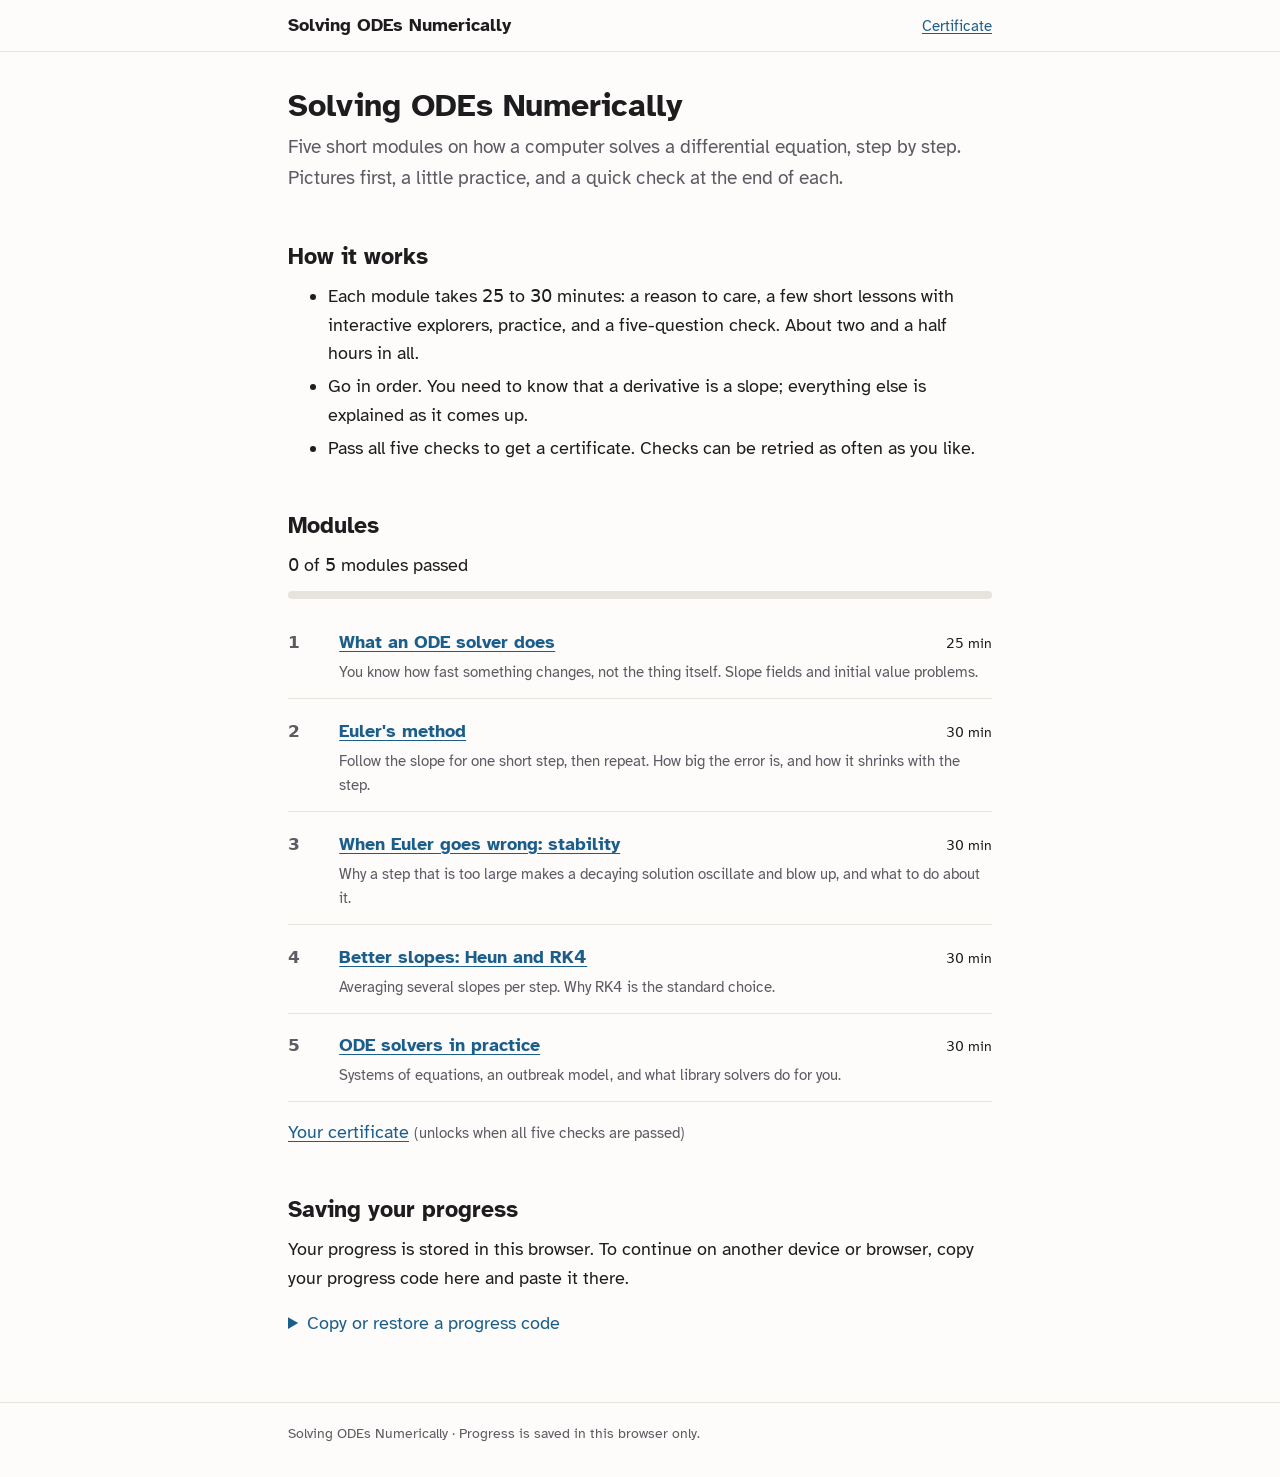
<file: index.html>
<!doctype html>
<html lang="en">
<head>
<meta charset="utf-8">
<meta name="viewport" content="width=device-width, initial-scale=1">
<title>Solving ODEs Numerically</title>
<meta name="description" content="Five short online modules on how computers solve differential equations: Euler's method, stability, Runge–Kutta methods and systems. About two and a half hours in all.">
<link rel="stylesheet" href="assets/style.css">
<script defer src="assets/core.js"></script>
</head>
<body>
<a class="skip-link" href="#main">Skip to content</a>
<header class="site-header">
  <div class="site-header-inner">
    <a class="site-title" href="index.html">Solving ODEs Numerically</a>
    <nav aria-label="Site"><a href="certificate.html">Certificate</a></nav>
  </div>
</header>

<main id="main">
  <h1>Solving ODEs Numerically</h1>
  <p class="lede">Five short modules on how a computer solves a differential equation, step by step. Pictures first, a little practice, and a quick check at the end of each.</p>

  <h2>How it works</h2>
  <ul>
    <li>Each module takes 25 to 30 minutes: a reason to care, a few short lessons with interactive explorers, practice, and a five-question check. About two and a half hours in all.</li>
    <li>Go in order. You need to know that a derivative is a slope; everything else is explained as it comes up.</li>
    <li>Pass all five checks to get a certificate. Checks can be retried as often as you like.</li>
  </ul>

  <h2 id="modules-h">Modules</h2>
  <p><span id="progress-text">0 of 5 modules passed</span></p>
  <div class="progress-bar" aria-hidden="true"><span id="progress-fill"></span></div>
  <ol class="modules" id="module-list" aria-labelledby="modules-h"></ol>

  <p><a href="certificate.html">Your certificate</a> <span class="muted small">(unlocks when all five checks are passed)</span></p>

  <h2 id="saving">Saving your progress</h2>
  <p>Your progress is stored in this browser. To continue on another device or browser, copy your progress code here and paste it there.</p>
  <details>
    <summary>Copy or restore a progress code</summary>
    <p><label for="code-out">Your progress code</label></p>
    <textarea id="code-out" rows="3" readonly></textarea>
    <div class="buttons"><button type="button" id="copy-btn">Copy code</button></div>
    <p style="margin-top:1.4rem"><label for="code-in">Paste a code from another device</label></p>
    <textarea id="code-in" rows="3"></textarea>
    <div class="buttons"><button type="button" id="restore-btn">Restore</button></div>
    <p class="small" style="margin-top:1.4rem">Restoring adds the passed modules from the code to the ones already here; it never removes anything.</p>
    <div class="buttons"><button type="button" class="secondary" id="reset-btn">Start over (clear progress)</button></div>
    <div class="feedback" id="code-msg" role="status" aria-live="polite"></div>
  </details>
</main>

<footer><div class="inner">Solving ODEs Numerically · Progress is saved in this browser only.</div></footer>

<script>
document.addEventListener("DOMContentLoaded", () => {
  const L = window.LAR;
  const list = document.getElementById("module-list");
  function row(m, numLabel) {
    const st = m.id ? L.status(m.id) : null;
    const li = document.createElement("li");
    const title = m.href ? `<a class="title" href="${m.href}">${m.title}</a>` : `<span class="title">${m.title}</span>`;
    let status;
    if (st && st.passed) status = `<span class="status done">Passed ✓ ${st.date}</span>`;
    else if (m.href) status = `<span class="status">${m.minutes} min</span>`;
    else status = `<span class="status soon">Coming soon</span>`;
    li.innerHTML = `<span class="num">${numLabel}</span>${title}${status}<span class="blurb">${m.blurb}</span>`;
    return li;
  }
  function render() {
    list.innerHTML = "";
    L.MODULES.forEach(m => list.appendChild(row(m, m.n)));
    const n = L.passedCount();
    document.getElementById("progress-text").textContent = `${n} of ${L.MODULES.length} modules passed`;
    document.getElementById("progress-fill").style.width = (100 * n / L.MODULES.length) + "%";
    document.getElementById("code-out").value = L.exportCode();
  }
  const msg = document.getElementById("code-msg");
  function say(kind, text) { msg.className = "feedback show " + kind; msg.textContent = text; }
  document.getElementById("copy-btn").addEventListener("click", async () => {
    const t = document.getElementById("code-out");
    try { await navigator.clipboard.writeText(t.value); say("good", "Copied."); }
    catch (e) { t.select(); say("info", "Select the code above and copy it (Ctrl+C or ⌘C)."); }
  });
  document.getElementById("restore-btn").addEventListener("click", () => {
    try { L.importCode(document.getElementById("code-in").value); render(); say("good", "Progress restored."); }
    catch (e) { say("bad", e.message || "That code didn't work."); }
  });
  const reset = document.getElementById("reset-btn");
  reset.addEventListener("click", () => {
    if (reset.dataset.armed) { L.resetProgress(); render(); delete reset.dataset.armed; reset.textContent = "Start over (clear progress)"; say("info", "Progress cleared."); }
    else { reset.dataset.armed = "1"; reset.textContent = "Press again to clear all progress"; }
  });
  render();
});
</script>
</body>
</html>
</file>
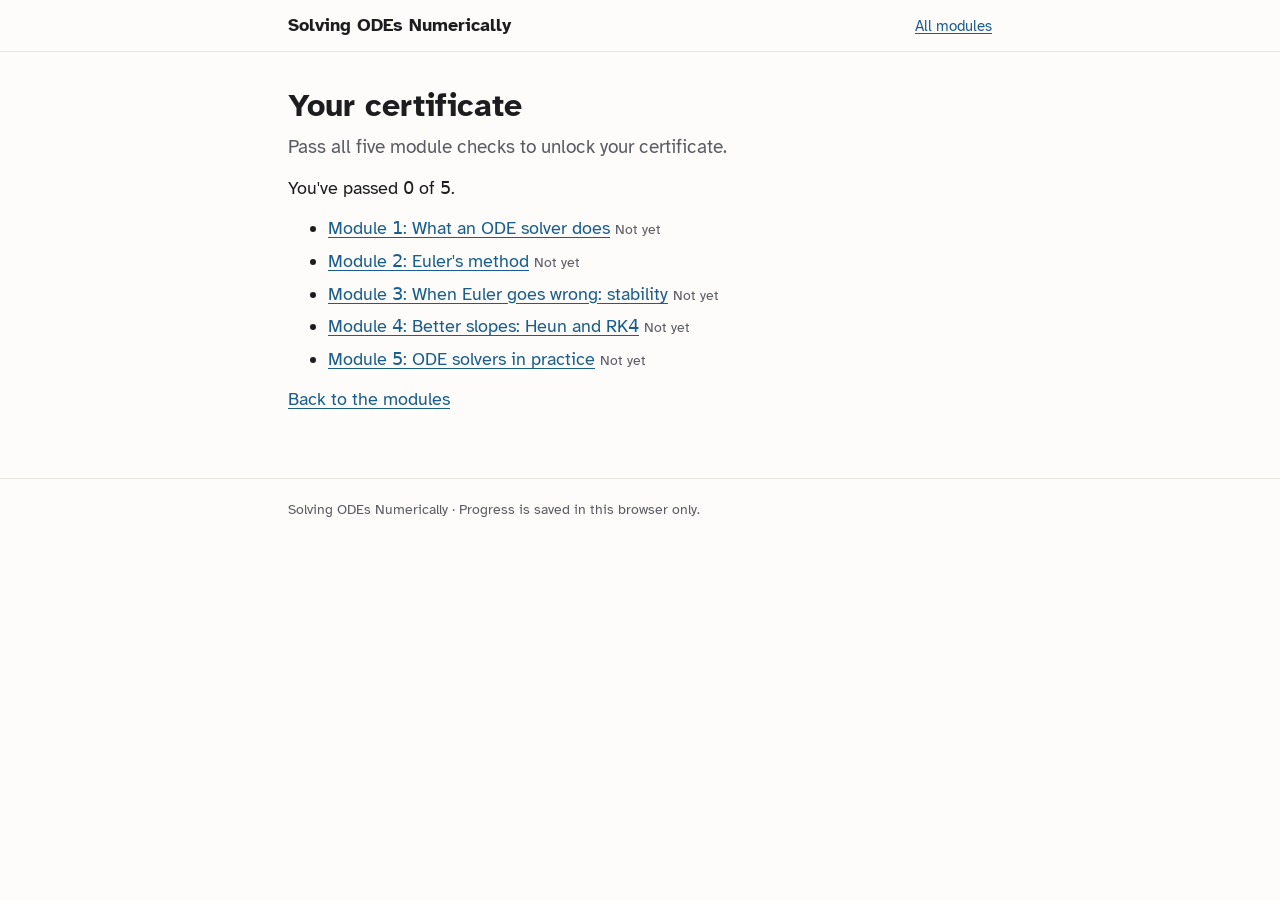
<file: certificate.html>
<!doctype html>
<html lang="en">
<head>
<meta charset="utf-8">
<meta name="viewport" content="width=device-width, initial-scale=1">
<title>Certificate · Solving ODEs Numerically</title>
<link rel="stylesheet" href="assets/style.css">
<script defer src="assets/core.js"></script>
</head>
<body>
<a class="skip-link" href="#main">Skip to content</a>
<header class="site-header">
  <div class="site-header-inner">
    <a class="site-title" href="index.html">Solving ODEs Numerically</a>
    <nav aria-label="Site"><a href="index.html">All modules</a></nav>
  </div>
</header>

<main id="main">
  <h1 class="no-print">Your certificate</h1>

  <div id="locked" hidden>
    <p class="lede">Pass all five module checks to unlock your certificate.</p>
    <p id="locked-count"></p>
    <ul id="locked-list"></ul>
    <p><a href="index.html">Back to the modules</a></p>
  </div>

  <div id="unlocked" hidden>
    <div class="no-print">
      <p class="lede" id="unlocked-lede">Well done: you passed every module check.</p>
      <p><label for="name">Your name, as it should appear on the certificate</label></p>
      <p class="small muted" style="margin-top:-0.4rem">Your name only. Don't add a student ID number or any other personal information.</p>
      <p><input type="text" class="wide" id="name" autocomplete="name"></p>
      <div class="buttons">
        <button type="button" id="print-btn">Print or save as PDF</button>
        <button type="button" class="secondary" id="badge-btn">Download badge image</button>
      </div>
    </div>

    <section class="cert" id="cert" aria-label="Certificate">
      <div class="watermark" id="watermark" hidden aria-hidden="true"></div>
      <p class="cert-kicker">Certificate of completion</p>
      <p style="margin:1.2rem 0 0">This certifies that</p>
      <p class="cert-name" id="cert-name">Your Name</p>
      <p>has completed <strong>Solving ODEs Numerically</strong>,<br>passing the check for each of its five online modules:</p>
      <ol class="cert-modules" id="cert-modules"></ol>
      <div class="cert-foot">
        <span>Completed <span id="cert-date"></span></span>
        <span>Code <span id="cert-code"></span></span>
      </div>
      <p class="small muted" style="margin-bottom:0">Self-issued on completion of the online modules.</p>
    </section>
  </div>
</main>

<footer><div class="inner">Solving ODEs Numerically · Progress is saved in this browser only.</div></footer>

<script>
document.addEventListener("DOMContentLoaded", () => {
  const L = window.LAR;
  const preview = new URLSearchParams(location.search).has("preview");
  const ok = preview || L.allPassed();
  if (!ok) {
    document.getElementById("locked").hidden = false;
    document.getElementById("locked-count").textContent = `You've passed ${L.passedCount()} of ${L.MODULES.length}.`;
    const ul = document.getElementById("locked-list");
    L.MODULES.forEach(m => {
      const st = L.status(m.id);
      const li = document.createElement("li");
      const t = m.href ? `<a href="${m.href}">Module ${m.n}: ${m.title}</a>` : `Module ${m.n}: ${m.title}`;
      li.innerHTML = t + (st && st.passed ? ` <span class="status done">Passed ✓</span>` : ` <span class="status soon">Not yet</span>`);
      ul.appendChild(li);
    });
    return;
  }
  document.getElementById("unlocked").hidden = false;
  const dates = L.MODULES.map(m => preview ? "2026-10-30" : L.status(m.id).date);
  const done = dates.slice().sort().pop();
  const fmtDate = d => new Date(d + "T12:00:00").toLocaleDateString("en-US", { year: "numeric", month: "long", day: "numeric" });
  document.getElementById("cert-date").textContent = fmtDate(done);
  document.getElementById("cert-modules").innerHTML = L.MODULES.map(m => `<li>${m.title}</li>`).join("");
  if (preview) {
    document.getElementById("watermark").hidden = false;
    document.getElementById("unlocked-lede").textContent = "This is a sample certificate. Real certificates unlock after all five module checks are passed.";
  }
  const code = name => L.certCode(name, done);
  const nameIn = document.getElementById("name");
  try { nameIn.value = localStorage.getItem("odes-name") || (preview ? "Sample Learner" : ""); } catch (e) { if (preview) nameIn.value = "Sample Learner"; }
  function update() {
    const n = nameIn.value.trim();
    document.getElementById("cert-name").textContent = n || "Your Name";
    document.getElementById("cert-code").textContent = code(n || "");
    try { if (!preview) localStorage.setItem("odes-name", n); } catch (e) {}
  }
  nameIn.addEventListener("input", update);
  update();
  document.getElementById("print-btn").addEventListener("click", () => window.print());
  document.getElementById("badge-btn").addEventListener("click", () => {
    const n = (nameIn.value.trim() || "Your Name").replace(/[<&>"]/g, "");
    const year = done.slice(0, 4);
    const svg = `<svg xmlns="http://www.w3.org/2000/svg" width="400" height="400" viewBox="0 0 400 400">
<title>Solving ODEs Numerically completion badge for ${n}</title>
<rect width="400" height="400" fill="#ffffff"/>
<circle cx="200" cy="200" r="180" fill="#1b5e8c"/><circle cx="200" cy="200" r="164" fill="none" stroke="#ffffff" stroke-width="3"/>
<g transform="translate(200 214)">
<line x1="-70" y1="50" x2="70" y2="50" stroke="#ffffff" stroke-opacity="0.35"/><line x1="-70" y1="-60" x2="-70" y2="50" stroke="#ffffff" stroke-opacity="0.35"/>
<path d="M-70,-50 C-30,10 10,30 70,38" fill="none" stroke="#6cc0f0" stroke-width="5" stroke-linecap="round"/>
<polyline points="-70,-50 -35,10 0,32 35,42 70,46" fill="none" stroke="#f0a35e" stroke-width="5" stroke-linejoin="round" stroke-linecap="round"/>
<circle cx="-70" cy="-50" r="6" fill="#ffffff"/><circle cx="-35" cy="10" r="5" fill="#f0a35e"/><circle cx="0" cy="32" r="5" fill="#f0a35e"/><circle cx="35" cy="42" r="5" fill="#f0a35e"/><circle cx="70" cy="46" r="5" fill="#f0a35e"/>
</g>
<text x="200" y="98" text-anchor="middle" font-family="Helvetica, Arial, sans-serif" font-size="22" font-weight="700" fill="#ffffff">SOLVING ODEs</text>
<text x="200" y="124" text-anchor="middle" font-family="Helvetica, Arial, sans-serif" font-size="18" fill="#ffffff" letter-spacing="3">NUMERICALLY</text>
<text x="200" y="312" text-anchor="middle" font-family="Helvetica, Arial, sans-serif" font-size="18" font-weight="700" fill="#ffffff">COMPLETED ${year}</text>
<text x="200" y="338" text-anchor="middle" font-family="Helvetica, Arial, sans-serif" font-size="14" fill="#ffffff">${n}</text>
</svg>`;
    const a = document.createElement("a");
    a.href = URL.createObjectURL(new Blob([svg], { type: "image/svg+xml" }));
    a.download = "solving-odes-badge.svg";
    document.body.appendChild(a); a.click(); a.remove();
  });
});
</script>
</body>
</html>
</file>
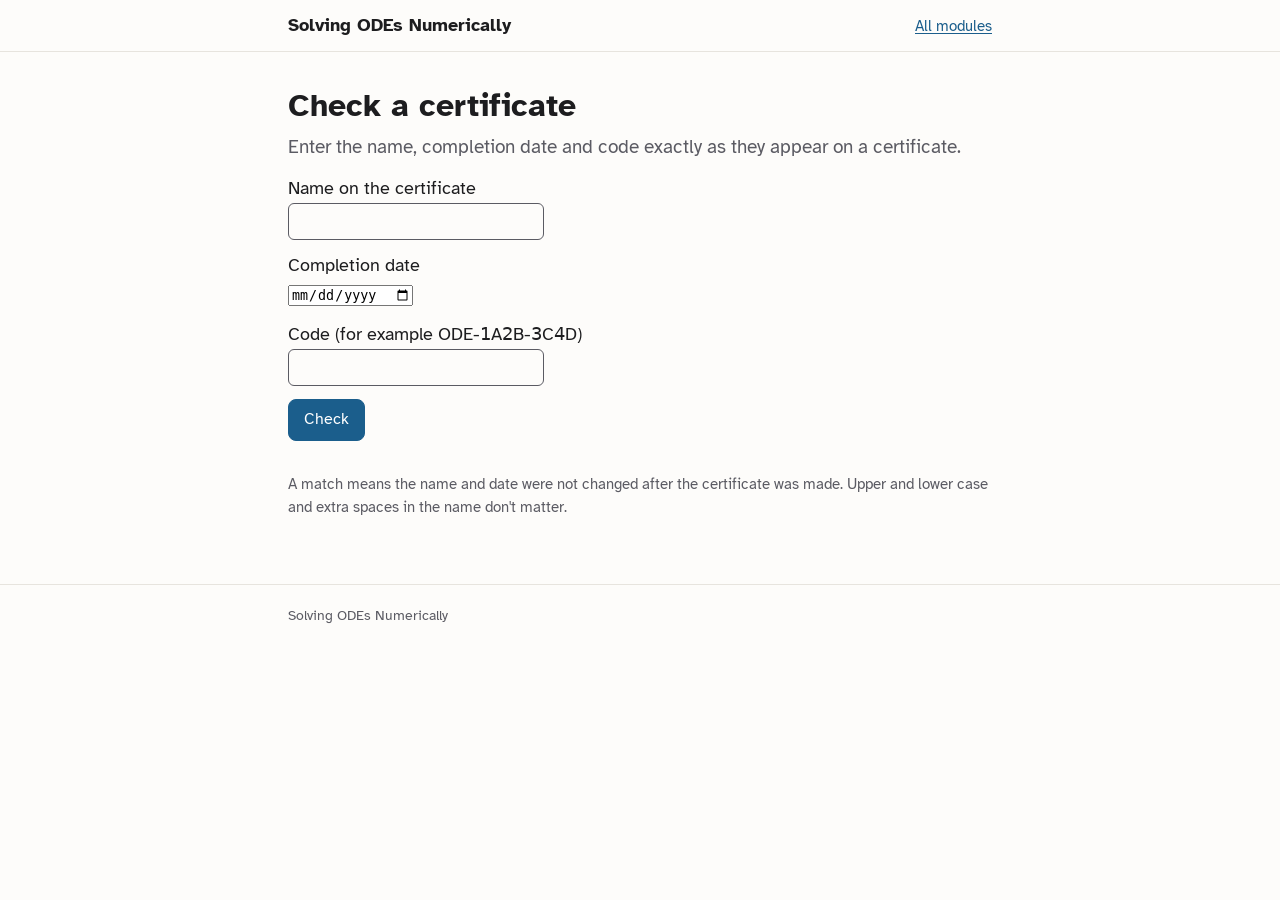
<file: verify.html>
<!doctype html>
<html lang="en">
<head>
<meta charset="utf-8">
<meta name="viewport" content="width=device-width, initial-scale=1">
<title>Check a certificate · Solving ODEs Numerically</title>
<meta name="robots" content="noindex">
<link rel="stylesheet" href="assets/style.css">
<script defer src="assets/core.js"></script>
</head>
<body>
<a class="skip-link" href="#main">Skip to content</a>
<header class="site-header">
  <div class="site-header-inner">
    <a class="site-title" href="index.html">Solving ODEs Numerically</a>
    <nav aria-label="Site"><a href="index.html">All modules</a></nav>
  </div>
</header>

<main id="main">
  <h1>Check a certificate</h1>
  <p class="lede">Enter the name, completion date and code exactly as they appear on a certificate.</p>
  <form id="verify" novalidate>
    <p><label for="v-name">Name on the certificate</label><br><input type="text" class="wide" id="v-name" autocomplete="off"></p>
    <p><label for="v-date">Completion date</label><br><input type="date" id="v-date" style="width:auto;text-align:left"></p>
    <p><label for="v-code">Code (for example ODE-1A2B-3C4D)</label><br><input type="text" class="wide" id="v-code" autocomplete="off" spellcheck="false"></p>
    <div class="buttons"><button type="submit">Check</button></div>
  </form>
  <div class="feedback" id="v-result" role="status" aria-live="polite"></div>
  <p class="small muted" style="margin-top:2rem">A match means the name and date were not changed after the certificate was made. Upper and lower case and extra spaces in the name don't matter.</p>
</main>

<footer><div class="inner">Solving ODEs Numerically</div></footer>

<script>
document.addEventListener("DOMContentLoaded", () => {
  const L = window.LAR;
  const out = document.getElementById("v-result");
  document.getElementById("verify").addEventListener("submit", e => {
    e.preventDefault();
    const name = document.getElementById("v-name").value, date = document.getElementById("v-date").value;
    const given = document.getElementById("v-code").value.trim().toUpperCase().replace(/\s+/g, "");
    if (!L.normName(name) || !date || !given) { out.className = "feedback show info"; out.textContent = "Fill in all three fields."; return; }
    const ok = L.certCode(name, date) === given;
    out.className = "feedback show " + (ok ? "good" : "bad");
    out.textContent = ok ? "Match: this code belongs to this name and completion date." : "No match. Check the spelling of the name and the date. If both are right, the certificate was changed after it was made.";
  });
});
</script>
</body>
</html>
</file>
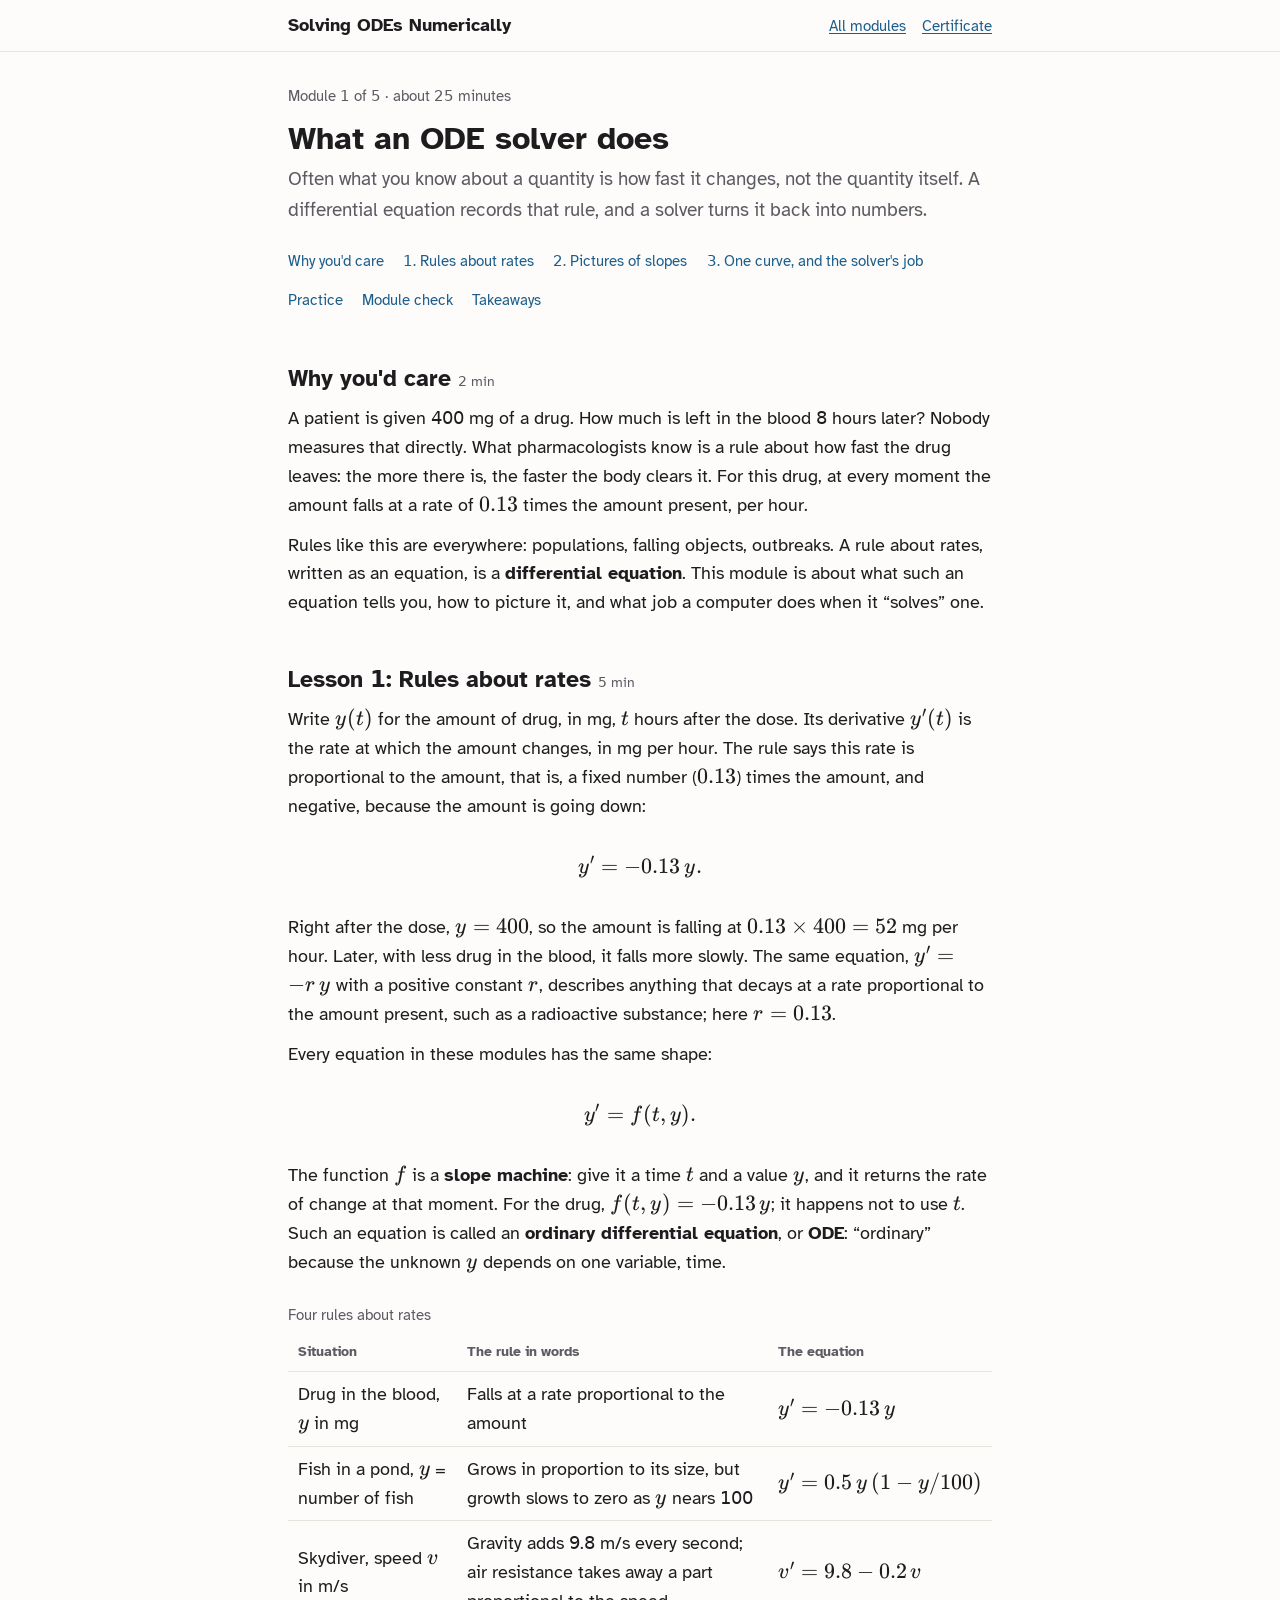
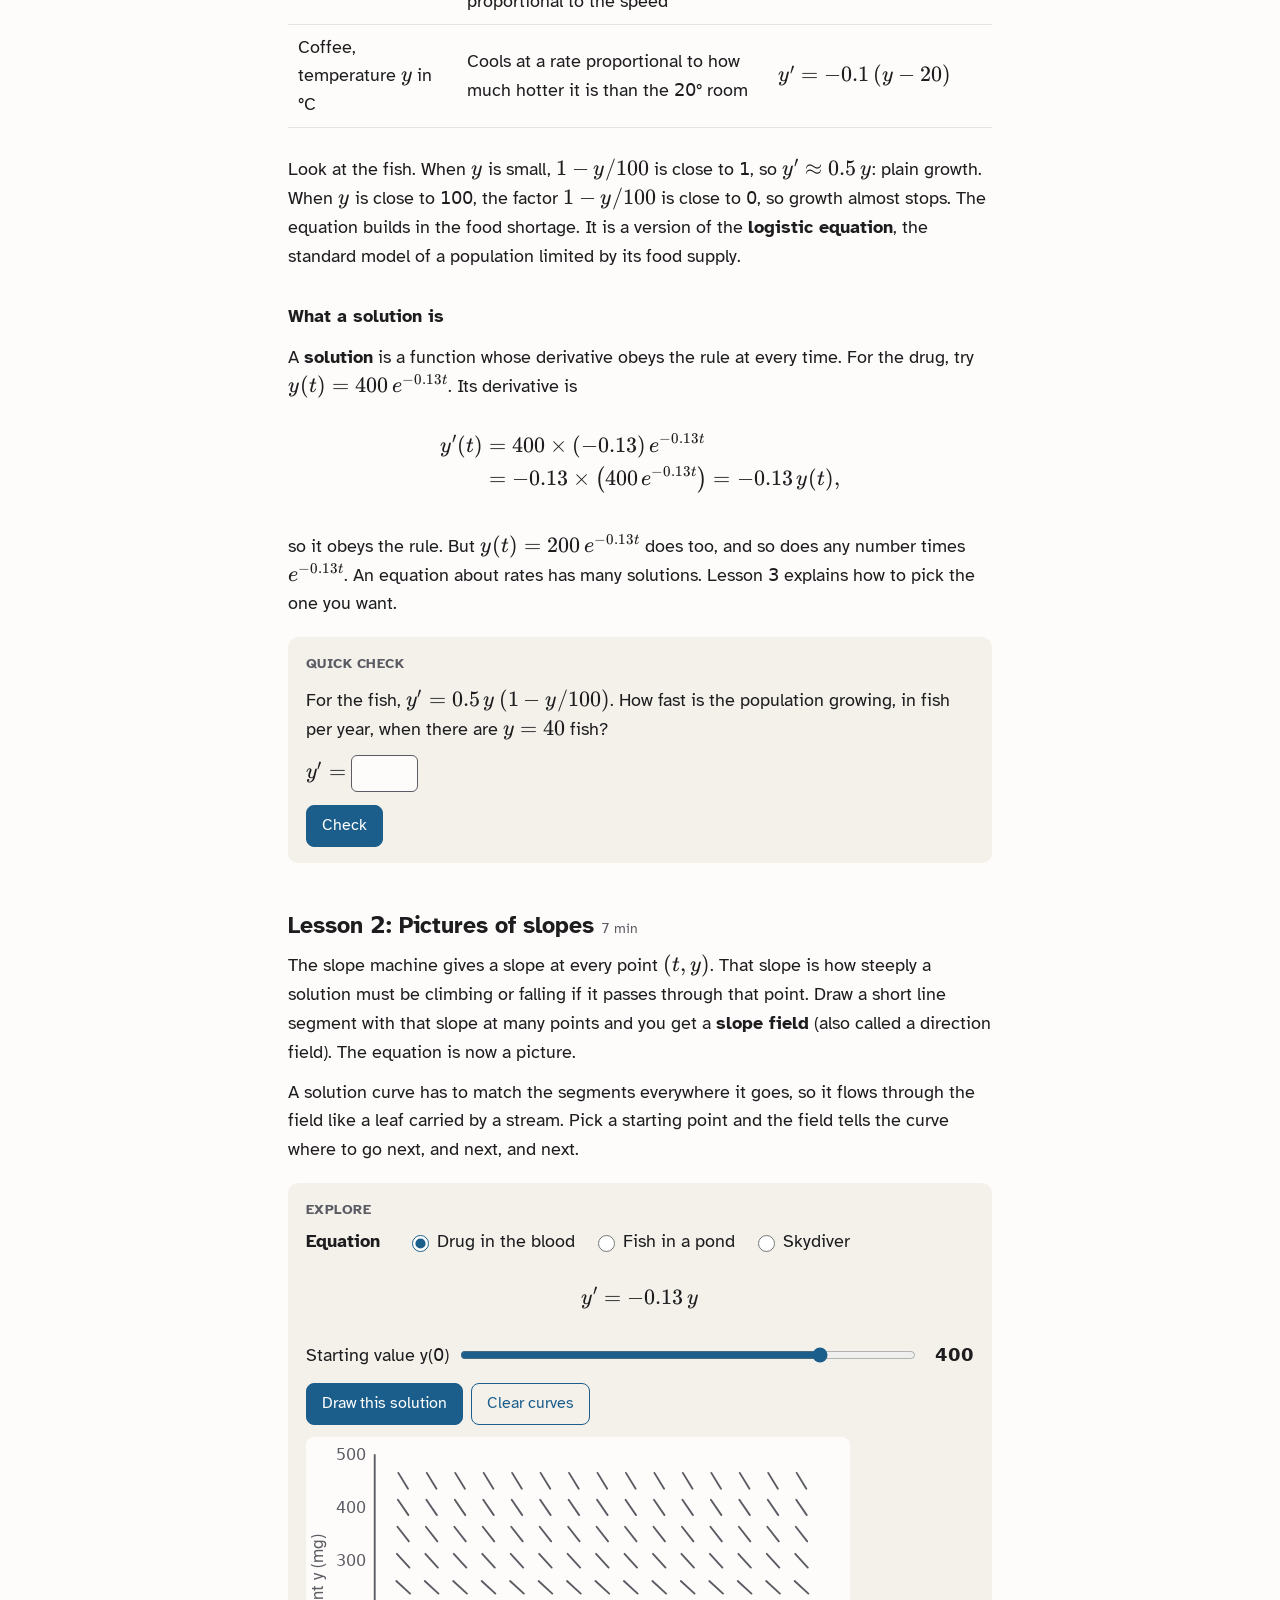
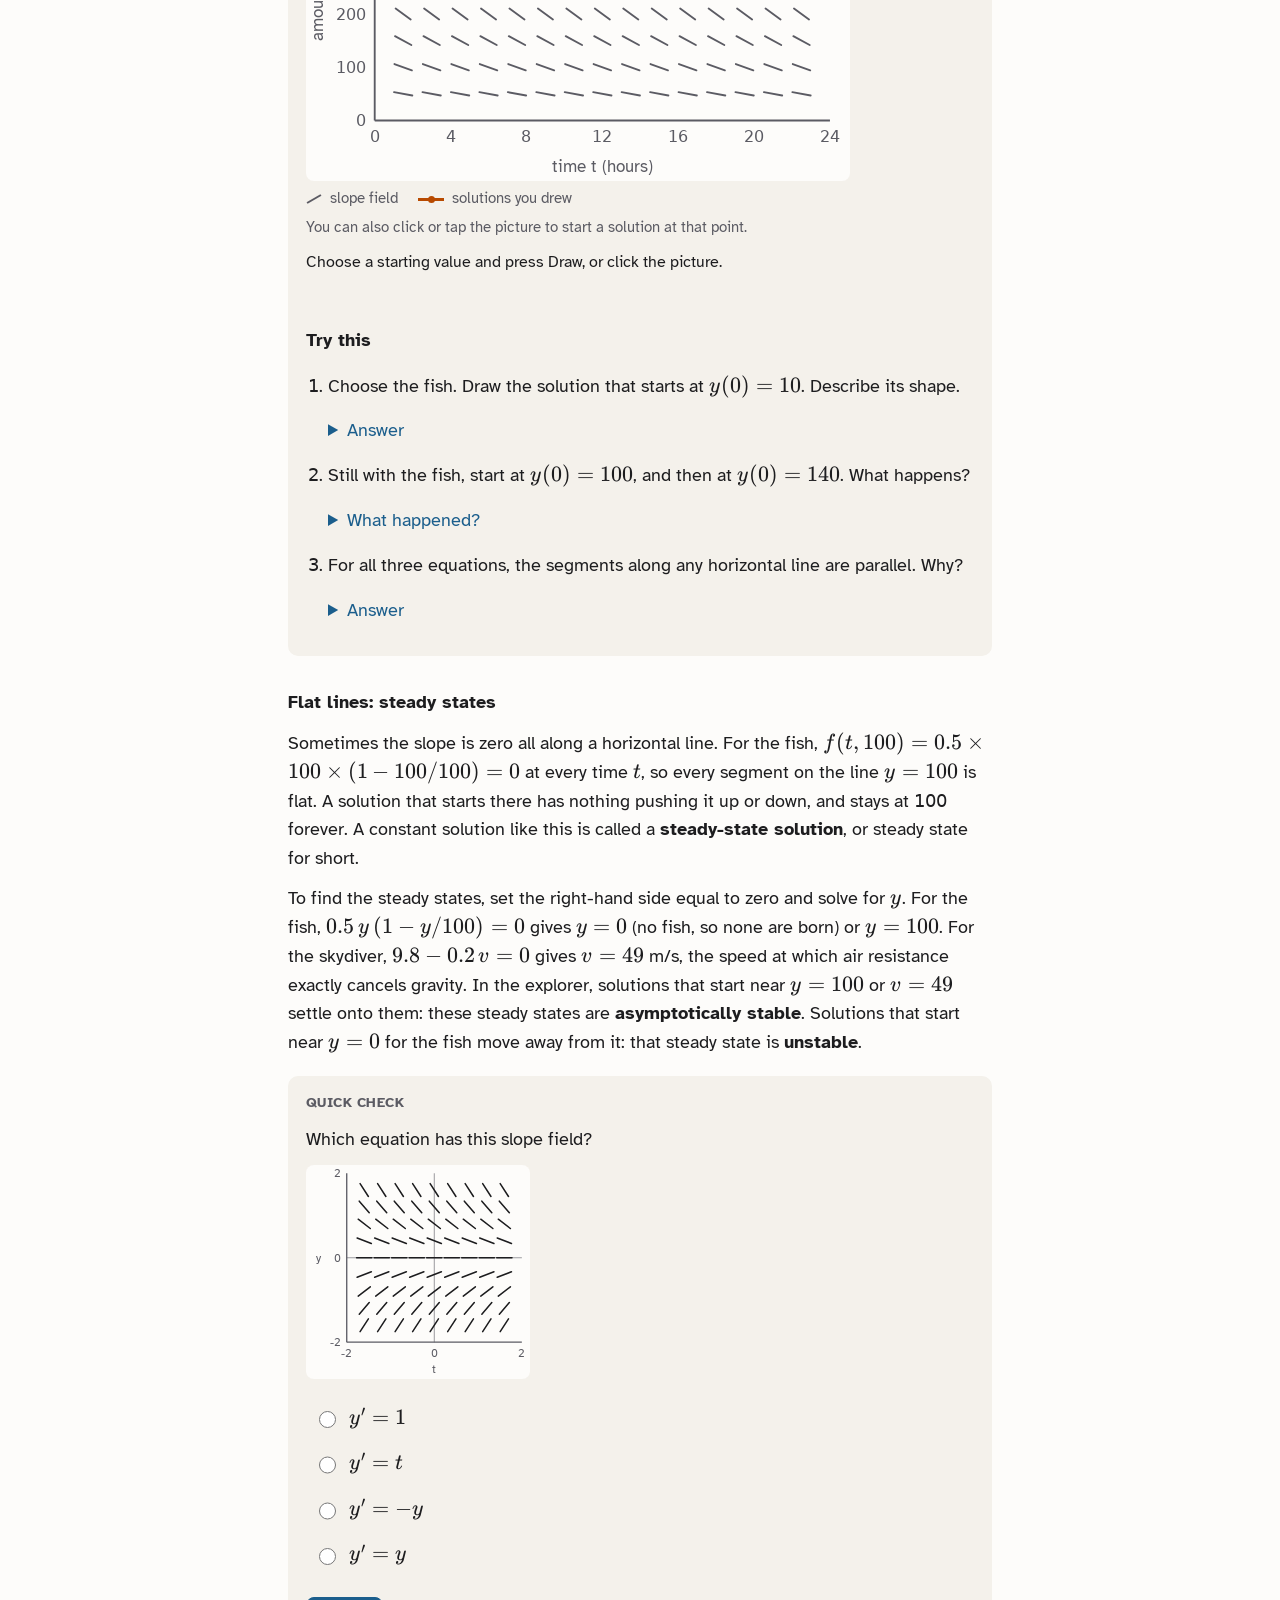
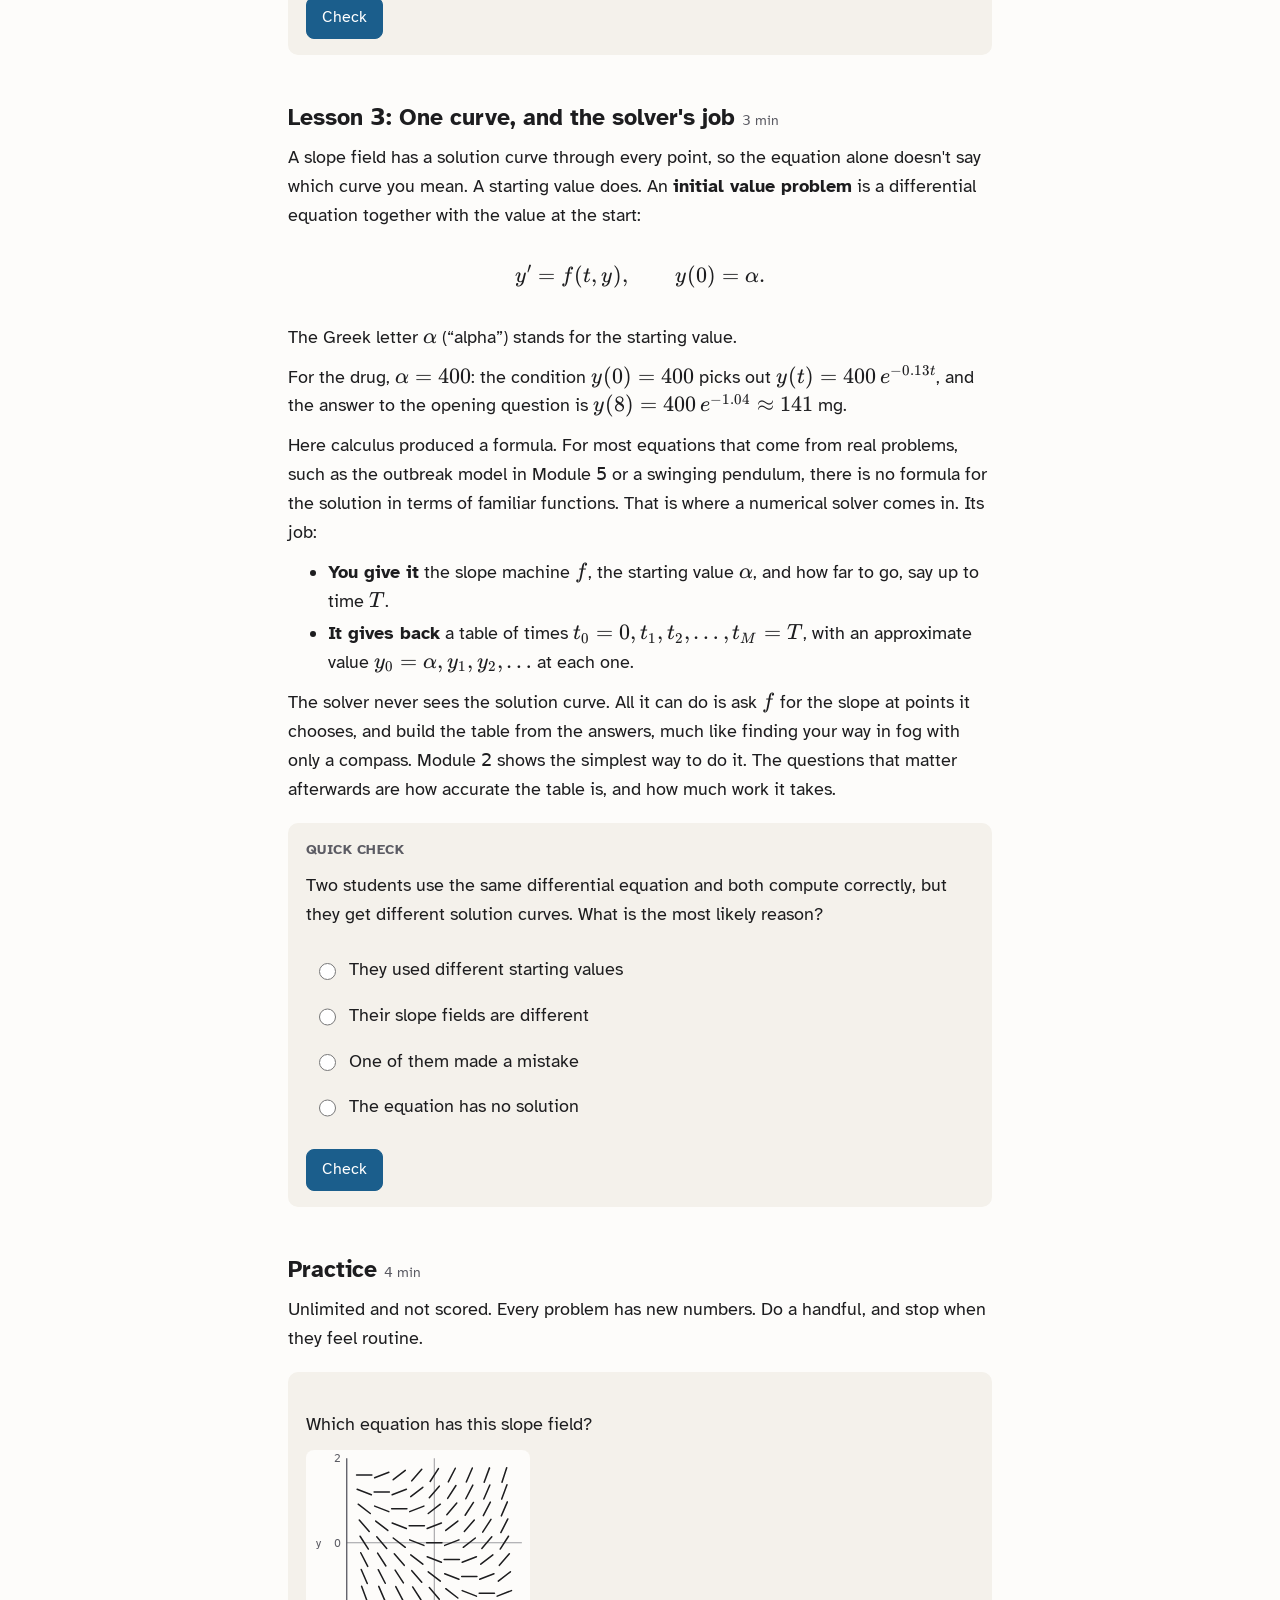
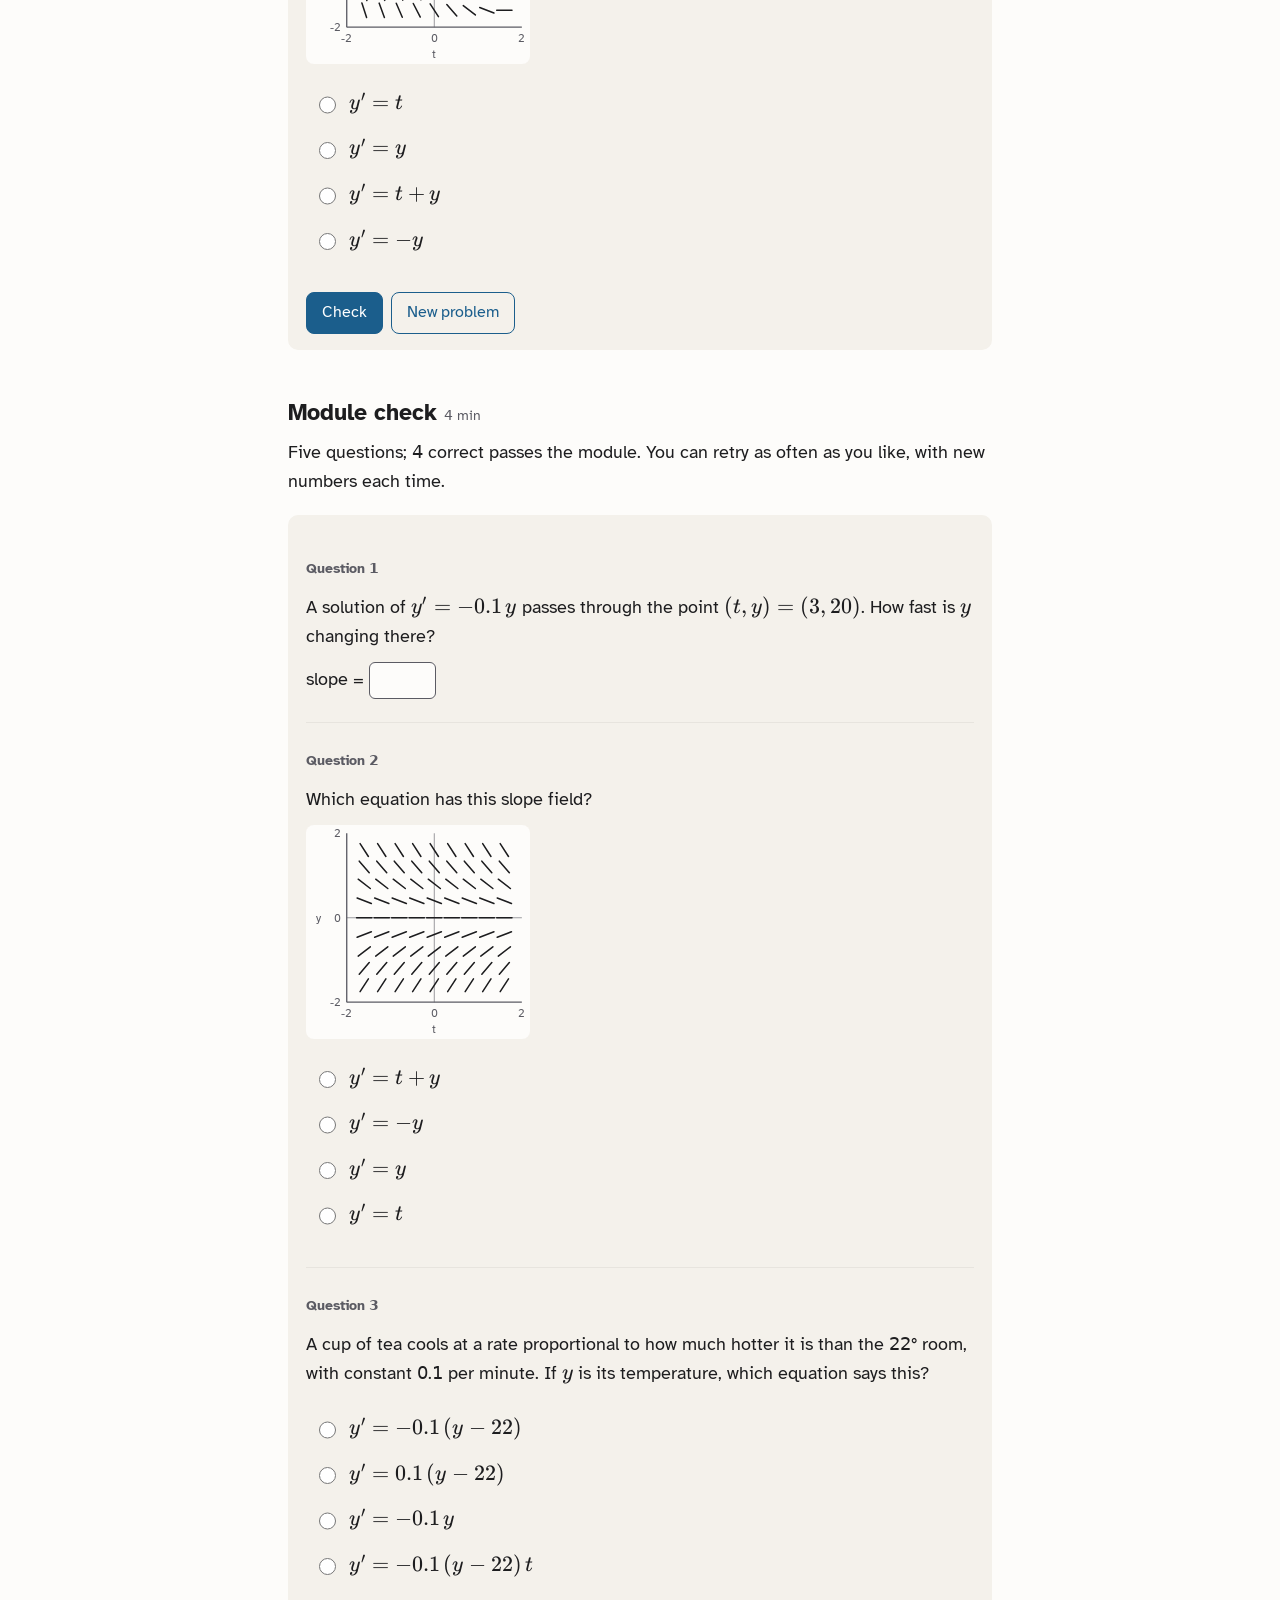
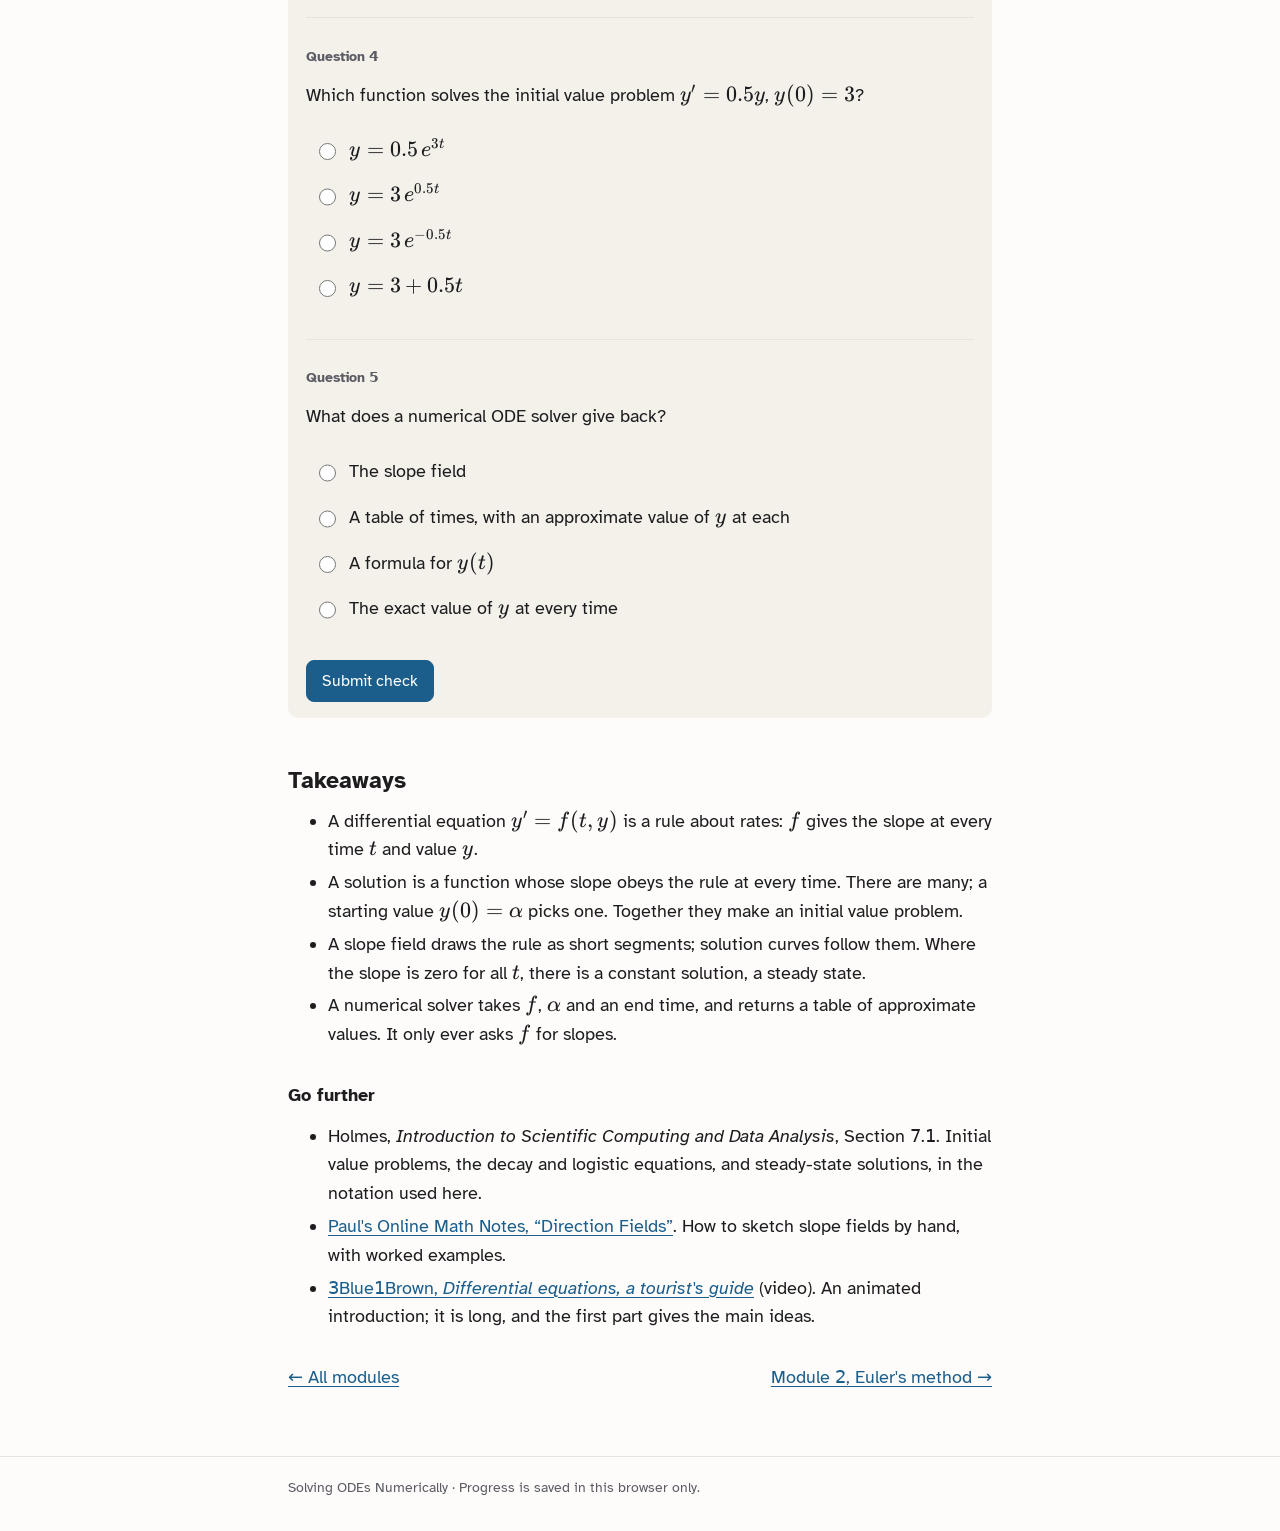
<file: modules/01-what-a-solver-does.html>
<!doctype html>
<html lang="en">
<head>
<meta charset="utf-8">
<meta name="viewport" content="width=device-width, initial-scale=1">
<title>Module 1: What an ODE solver does · Solving ODEs Numerically</title>
<meta name="description" content="Differential equations as rules about rates, slope fields, initial value problems, and the job a numerical solver does. About 25 minutes.">
<link rel="stylesheet" href="../assets/vendor/katex/katex.min.css">
<link rel="stylesheet" href="../assets/style.css">
<script defer src="../assets/vendor/katex/katex.min.js"></script>
<script defer src="../assets/vendor/katex/auto-render.min.js"></script>
<script defer src="../assets/core.js"></script>
<script defer src="../assets/plot.js"></script>
<script defer src="../assets/m01.js"></script>
</head>
<body>
<a class="skip-link" href="#main">Skip to content</a>
<header class="site-header">
  <div class="site-header-inner">
    <a class="site-title" href="../index.html">Solving ODEs Numerically</a>
    <nav aria-label="Site"><a href="../index.html">All modules</a><a href="../certificate.html">Certificate</a></nav>
  </div>
</header>

<main id="main">
  <p class="meta" style="margin-top:2rem">Module 1 of 5 · about 25 minutes</p>
  <h1 style="margin-top:0.2rem">What an ODE solver does</h1>
  <p class="lede">Often what you know about a quantity is how fast it changes, not the quantity itself. A differential equation records that rule, and a solver turns it back into numbers.</p>

  <nav aria-label="On this page">
    <ul class="module-map">
      <li><a href="#why">Why you'd care</a></li>
      <li><a href="#lesson1">1. Rules about rates</a></li>
      <li><a href="#lesson2">2. Pictures of slopes</a></li>
      <li><a href="#lesson3">3. One curve, and the solver's job</a></li>
      <li><a href="#practice-h">Practice</a></li>
      <li><a href="#check-h">Module check</a></li>
      <li><a href="#takeaways">Takeaways</a></li>
    </ul>
  </nav>

  <!-- ============ WHY ============ -->
  <h2 id="why">Why you'd care <span class="time">2 min</span></h2>
  <p>A patient is given 400 mg of a drug. How much is left in the blood 8 hours later? Nobody measures that directly. What pharmacologists know is a rule about how fast the drug leaves: the more there is, the faster the body clears it. For this drug, at every moment the amount falls at a rate of $0.13$ times the amount present, per hour.</p>
  <p>Rules like this are everywhere: populations, falling objects, outbreaks. A rule about rates, written as an equation, is a <strong>differential equation</strong>. This module is about what such an equation tells you, how to picture it, and what job a computer does when it “solves” one.</p>

  <!-- ============ LESSON 1 ============ -->
  <h2 id="lesson1">Lesson 1: Rules about rates <span class="time">5 min</span></h2>
  <p>Write $y(t)$ for the amount of drug, in mg, $t$ hours after the dose. Its derivative $y'(t)$ is the rate at which the amount changes, in mg per hour. The rule says this rate is proportional to the amount, that is, a fixed number ($0.13$) times the amount, and negative, because the amount is going down:</p>
  <div class="display">$$y' = -0.13\,y .$$</div>
  <p>Right after the dose, $y = 400$, so the amount is falling at $0.13 \times 400 = 52$ mg per hour. Later, with less drug in the blood, it falls more slowly. The same equation, $y' = -r\,y$ with a positive constant $r$, describes anything that decays at a rate proportional to the amount present, such as a radioactive substance; here $r = 0.13$.</p>
  <p>Every equation in these modules has the same shape:</p>
  <div class="display">$$y' = f(t, y).$$</div>
  <p>The function $f$ is a <strong>slope machine</strong>: give it a time $t$ and a value $y$, and it returns the rate of change at that moment. For the drug, $f(t, y) = -0.13\,y$; it happens not to use $t$. Such an equation is called an <strong>ordinary differential equation</strong>, or <strong>ODE</strong>: “ordinary” because the unknown $y$ depends on one variable, time.</p>
  <div class="table-wrap">
    <table class="stack">
      <caption>Four rules about rates</caption>
      <thead><tr><th scope="col">Situation</th><th scope="col">The rule in words</th><th scope="col">The equation</th></tr></thead>
      <tbody>
        <tr><td data-label="Situation">Drug in the blood, $y$ in mg</td><td data-label="The rule in words">Falls at a rate proportional to the amount</td><td data-label="The equation" class="eq">$y' = -0.13\,y$</td></tr>
        <tr><td data-label="Situation">Fish in a pond, $y$ = number of fish</td><td data-label="The rule in words">Grows in proportion to its size, but growth slows to zero as $y$ nears 100</td><td data-label="The equation" class="eq">$y' = 0.5\,y\,(1 - y/100)$</td></tr>
        <tr><td data-label="Situation">Skydiver, speed $v$ in m/s</td><td data-label="The rule in words">Gravity adds 9.8 m/s every second; air resistance takes away a part proportional to the speed</td><td data-label="The equation" class="eq">$v' = 9.8 - 0.2\,v$</td></tr>
        <tr><td data-label="Situation">Coffee, temperature $y$ in °C</td><td data-label="The rule in words">Cools at a rate proportional to how much hotter it is than the 20° room</td><td data-label="The equation" class="eq">$y' = -0.1\,(y - 20)$</td></tr>
      </tbody>
    </table>
  </div>
  <p>Look at the fish. When $y$ is small, $1 - y/100$ is close to 1, so $y' \approx 0.5\,y$: plain growth. When $y$ is close to 100, the factor $1 - y/100$ is close to 0, so growth almost stops. The equation builds in the food shortage. It is a version of the <strong>logistic equation</strong>, the standard model of a population limited by its food supply.</p>
  <h3>What a solution is</h3>
  <p>A <strong>solution</strong> is a function whose derivative obeys the rule at every time. For the drug, try $y(t) = 400\,e^{-0.13t}$. Its derivative is</p>
  <div class="display">$$\begin{aligned} y'(t) &= 400 \times (-0.13)\, e^{-0.13t} \\ &= -0.13 \times \big(400\,e^{-0.13t}\big) = -0.13\, y(t), \end{aligned}$$</div>
  <p>so it obeys the rule. But $y(t) = 200\,e^{-0.13t}$ does too, and so does any number times $e^{-0.13t}$. An equation about rates has many solutions. Lesson 3 explains how to pick the one you want.</p>

  <section class="panel" aria-label="Quick check, Lesson 1">
    <p class="panel-label">Quick check</p>
    <div id="qc1"></div>
  </section>

  <!-- ============ LESSON 2 ============ -->
  <h2 id="lesson2">Lesson 2: Pictures of slopes <span class="time">7 min</span></h2>
  <p>The slope machine gives a slope at every point $(t, y)$. That slope is how steeply a solution must be climbing or falling if it passes through that point. Draw a short line segment with that slope at many points and you get a <strong>slope field</strong> (also called a direction field). The equation is now a picture.</p>
  <p>A solution curve has to match the segments everywhere it goes, so it flows through the field like a leaf carried by a stream. Pick a starting point and the field tells the curve where to go next, and next, and next.</p>

  <section class="panel" aria-labelledby="explore-h">
    <p class="panel-label" id="explore-h">Explore</p>
    <div id="ex-field"></div>
    <h3 style="margin-top:1.6rem">Try this</h3>
    <ol class="tries">
      <li>
        <p>Choose the fish. Draw the solution that starts at $y(0) = 10$. Describe its shape.</p>
        <details><summary>Answer</summary><p>An S-shape. It grows slowly at first (few fish), fastest around $y = 50$, then levels off just under 100 as food runs short.</p></details>
      </li>
      <li>
        <p>Still with the fish, start at $y(0) = 100$, and then at $y(0) = 140$. What happens?</p>
        <details><summary>What happened?</summary><p>Starting at 100, the curve is flat: $f(t, 100) = 0.5 \times 100 \times (1 - 1) = 0$, so the population never changes; the next section looks at such constant solutions. Starting at 140, there are more fish than the pond can feed, $1 - y/100$ is negative, and the population falls back toward 100.</p></details>
      </li>
      <li>
        <p>For all three equations, the segments along any horizontal line are parallel. Why?</p>
        <details><summary>Answer</summary><p>None of the three slope machines uses $t$: the slope depends only on the height $y$. When $f$ does use $t$, the segments change as you move left or right too.</p></details>
      </li>
    </ol>
  </section>

  <h3 id="steady-states">Flat lines: steady states</h3>
  <p>Sometimes the slope is zero all along a horizontal line. For the fish, $f(t, 100) = 0.5 \times 100 \times (1 - 100/100) = 0$ at every time $t$, so every segment on the line $y = 100$ is flat. A solution that starts there has nothing pushing it up or down, and stays at 100 forever. A constant solution like this is called a <strong>steady-state solution</strong>, or steady state for short.</p>
  <p>To find the steady states, set the right-hand side equal to zero and solve for $y$. For the fish, $0.5\,y\,(1 - y/100) = 0$ gives $y = 0$ (no fish, so none are born) or $y = 100$. For the skydiver, $9.8 - 0.2\,v = 0$ gives $v = 49$ m/s, the speed at which air resistance exactly cancels gravity. In the explorer, solutions that start near $y = 100$ or $v = 49$ settle onto them: these steady states are <strong>asymptotically stable</strong>. Solutions that start near $y = 0$ for the fish move away from it: that steady state is <strong>unstable</strong>.</p>

  <section class="panel" aria-label="Quick check, Lesson 2">
    <p class="panel-label">Quick check</p>
    <div id="qc2"></div>
  </section>

  <!-- ============ LESSON 3 ============ -->
  <h2 id="lesson3">Lesson 3: One curve, and the solver's job <span class="time">3 min</span></h2>
  <p>A slope field has a solution curve through every point, so the equation alone doesn't say which curve you mean. A starting value does. An <strong>initial value problem</strong> is a differential equation together with the value at the start:</p>
  <div class="display">$$y' = f(t, y), \qquad y(0) = \alpha .$$</div>
  <p>The Greek letter $\alpha$ (“alpha”) stands for the starting value.</p>
  <p>For the drug, $\alpha = 400$: the condition $y(0) = 400$ picks out $y(t) = 400\,e^{-0.13t}$, and the answer to the opening question is $y(8) = 400\,e^{-1.04} \approx 141$ mg.</p>
  <p>Here calculus produced a formula. For most equations that come from real problems, such as the outbreak model in Module 5 or a swinging pendulum, there is no formula for the solution in terms of familiar functions. That is where a numerical solver comes in. Its job:</p>
  <ul>
    <li><strong>You give it</strong> the slope machine $f$, the starting value $\alpha$, and how far to go, say up to time $T$.</li>
    <li><strong>It gives back</strong> a table of times $t_0 = 0, t_1, t_2, \dots, t_M = T$, with an approximate value $y_0 = \alpha, y_1, y_2, \dots$ at each one.</li>
  </ul>
  <p>The solver never sees the solution curve. All it can do is ask $f$ for the slope at points it chooses, and build the table from the answers, much like finding your way in fog with only a compass. Module 2 shows the simplest way to do it. The questions that matter afterwards are how accurate the table is, and how much work it takes.</p>

  <section class="panel" aria-label="Quick check, Lesson 3">
    <p class="panel-label">Quick check</p>
    <div id="qc3"></div>
  </section>

  <!-- ============ PRACTICE ============ -->
  <h2 id="practice-h">Practice <span class="time">4 min</span></h2>
  <p>Unlimited and not scored. Every problem has new numbers. Do a handful, and stop when they feel routine.</p>
  <section class="panel" aria-labelledby="practice-h">
    <div id="practice"></div>
  </section>

  <!-- ============ CHECK ============ -->
  <h2 id="check-h">Module check <span class="time">4 min</span></h2>
  <p>Five questions; 4 correct passes the module. You can retry as often as you like, with new numbers each time.</p>
  <section class="panel" aria-labelledby="check-h">
    <div id="check"></div>
  </section>

  <!-- ============ TAKEAWAYS ============ -->
  <h2 id="takeaways">Takeaways</h2>
  <ul>
    <li>A differential equation $y' = f(t, y)$ is a rule about rates: $f$ gives the slope at every time $t$ and value $y$.</li>
    <li>A solution is a function whose slope obeys the rule at every time. There are many; a starting value $y(0) = \alpha$ picks one. Together they make an initial value problem.</li>
    <li>A slope field draws the rule as short segments; solution curves follow them. Where the slope is zero for all $t$, there is a constant solution, a steady state.</li>
    <li>A numerical solver takes $f$, $\alpha$ and an end time, and returns a table of approximate values. It only ever asks $f$ for slopes.</li>
  </ul>

  <h3>Go further</h3>
  <ul>
    <li>Holmes, <em>Introduction to Scientific Computing and Data Analysis</em>, Section 7.1. Initial value problems, the decay and logistic equations, and steady-state solutions, in the notation used here.</li>
    <li><a href="https://tutorial.math.lamar.edu/Classes/DE/DirectionFields.aspx">Paul's Online Math Notes, “Direction Fields”</a>. How to sketch slope fields by hand, with worked examples.</li>
    <li><a href="https://www.youtube.com/watch?v=p_di4Zn4wz4">3Blue1Brown, <em>Differential equations, a tourist's guide</em></a> (video). An animated introduction; it is long, and the first part gives the main ideas.</li>
  </ul>

  <nav class="next-link" aria-label="Module navigation">
    <a href="../index.html">← All modules</a>
    <a href="02-eulers-method.html">Module 2, Euler's method →</a>
  </nav>
</main>

<footer><div class="inner">Solving ODEs Numerically · Progress is saved in this browser only.</div></footer>
</body>
</html>
</file>
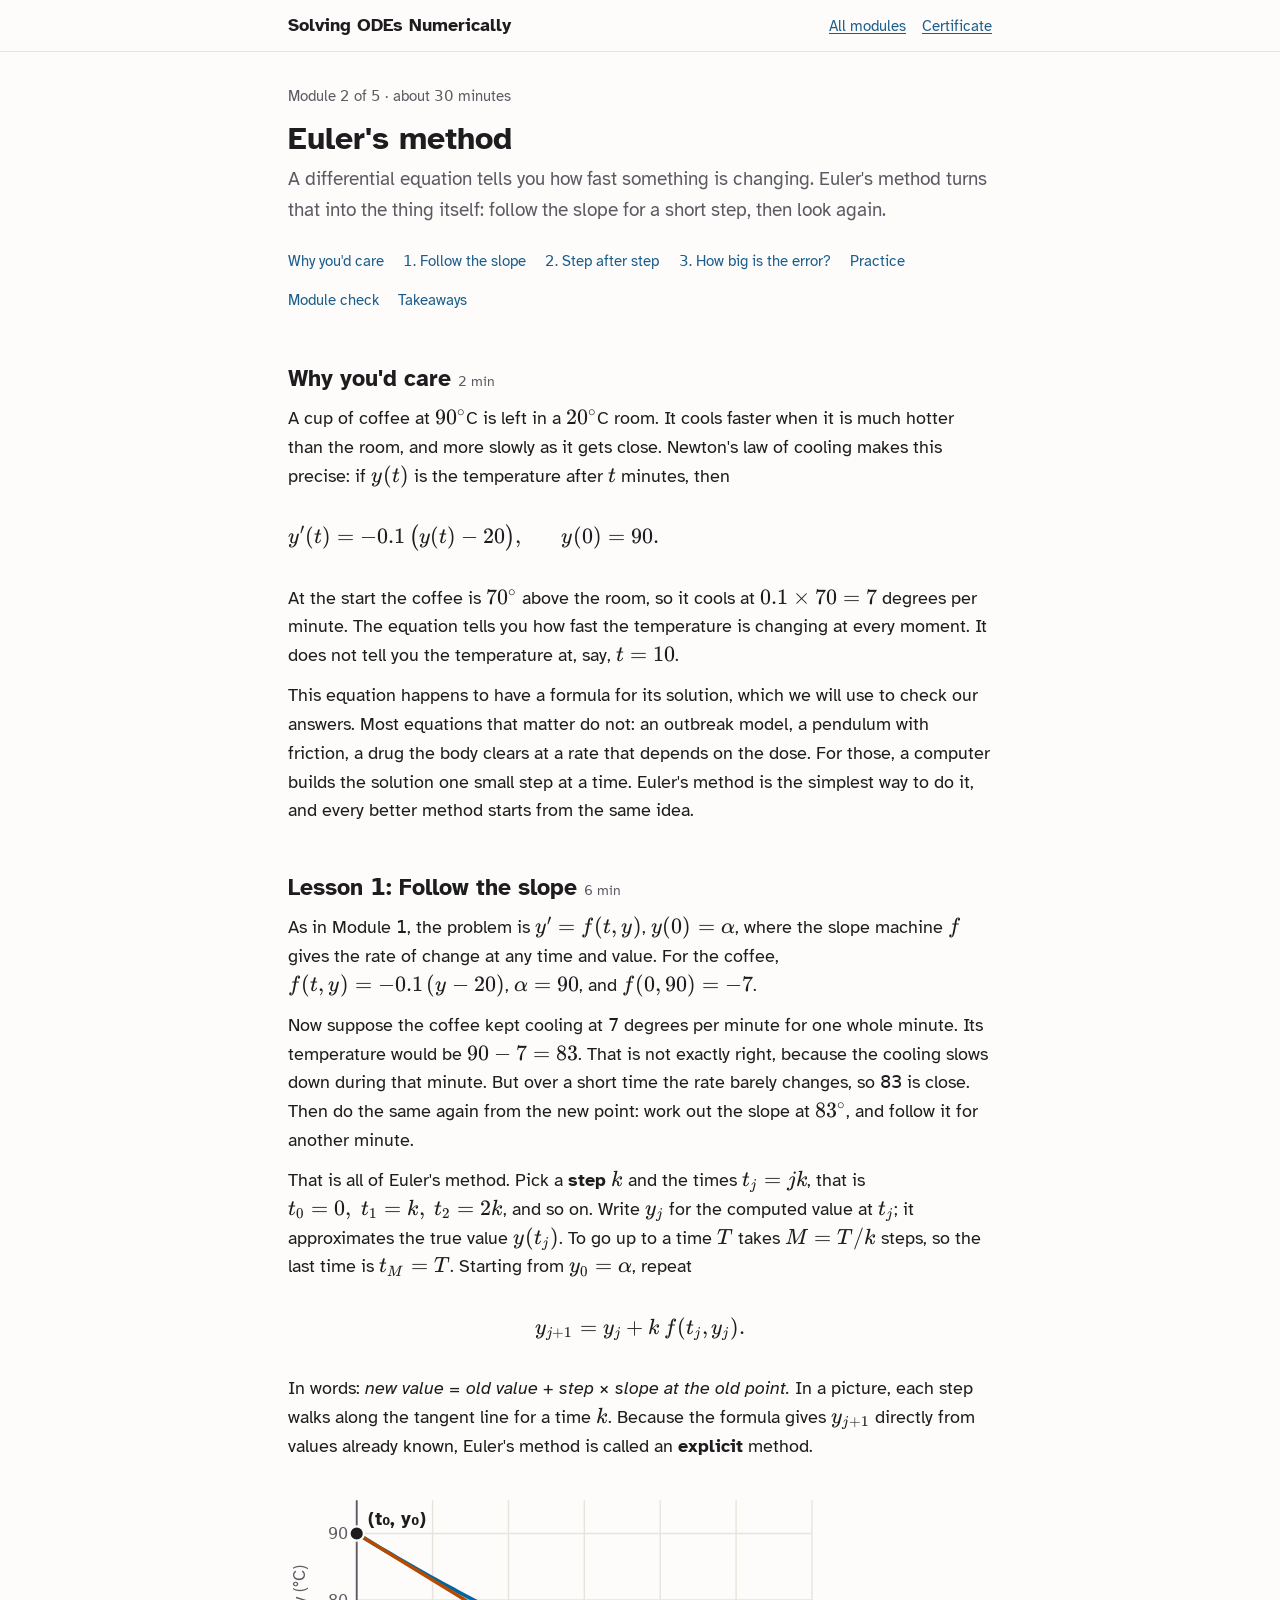
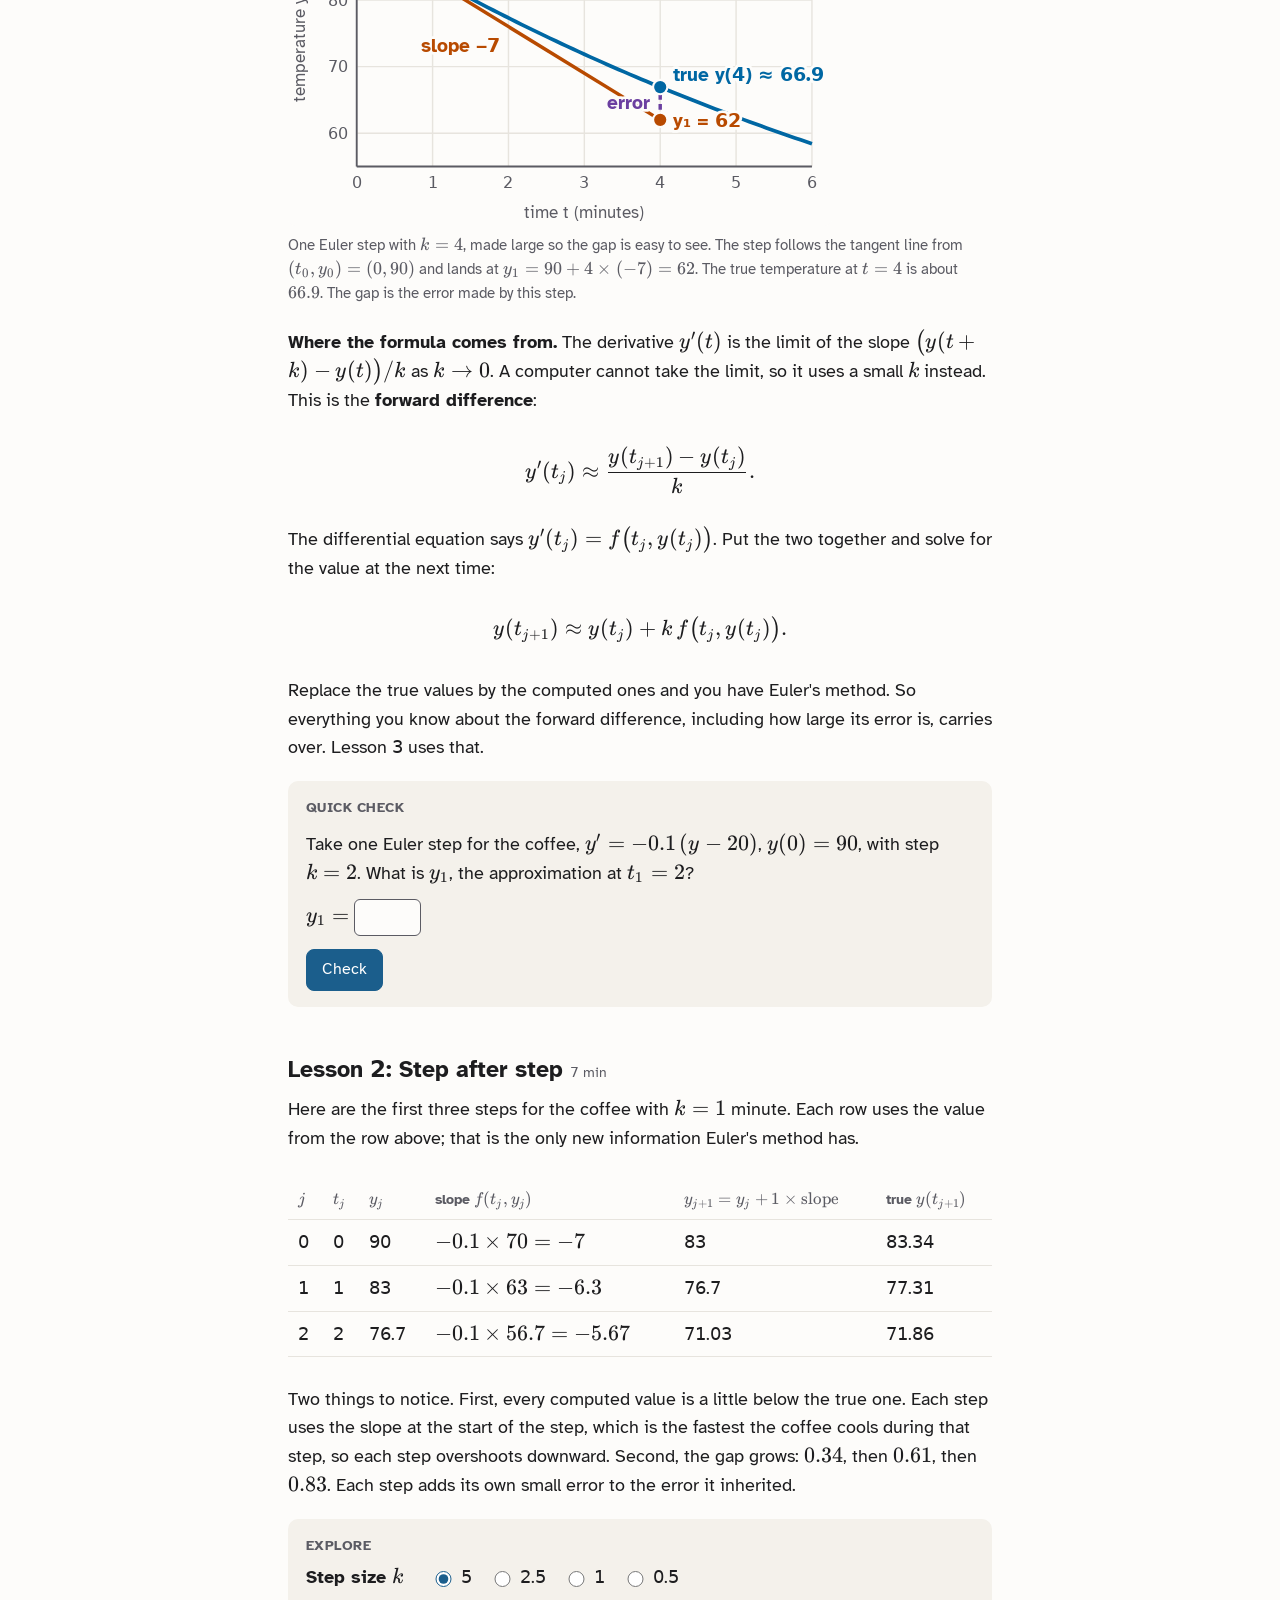
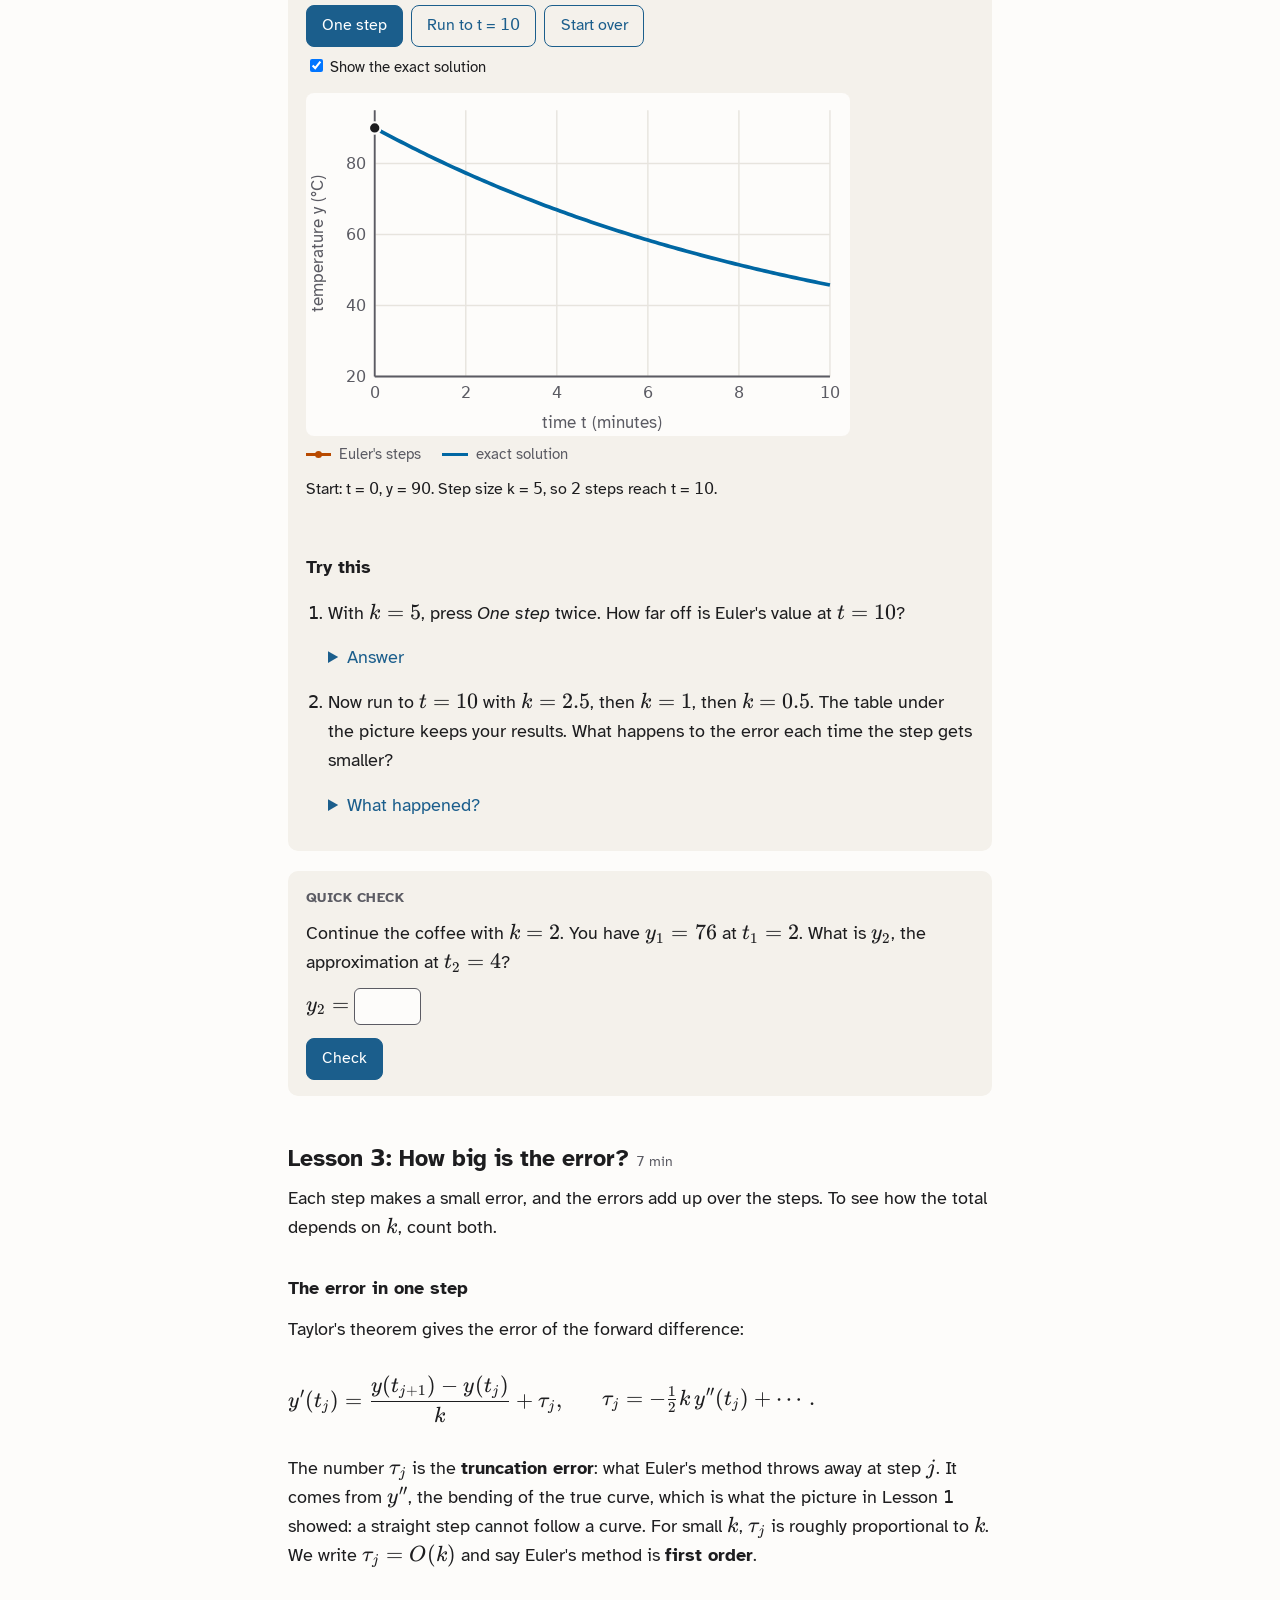
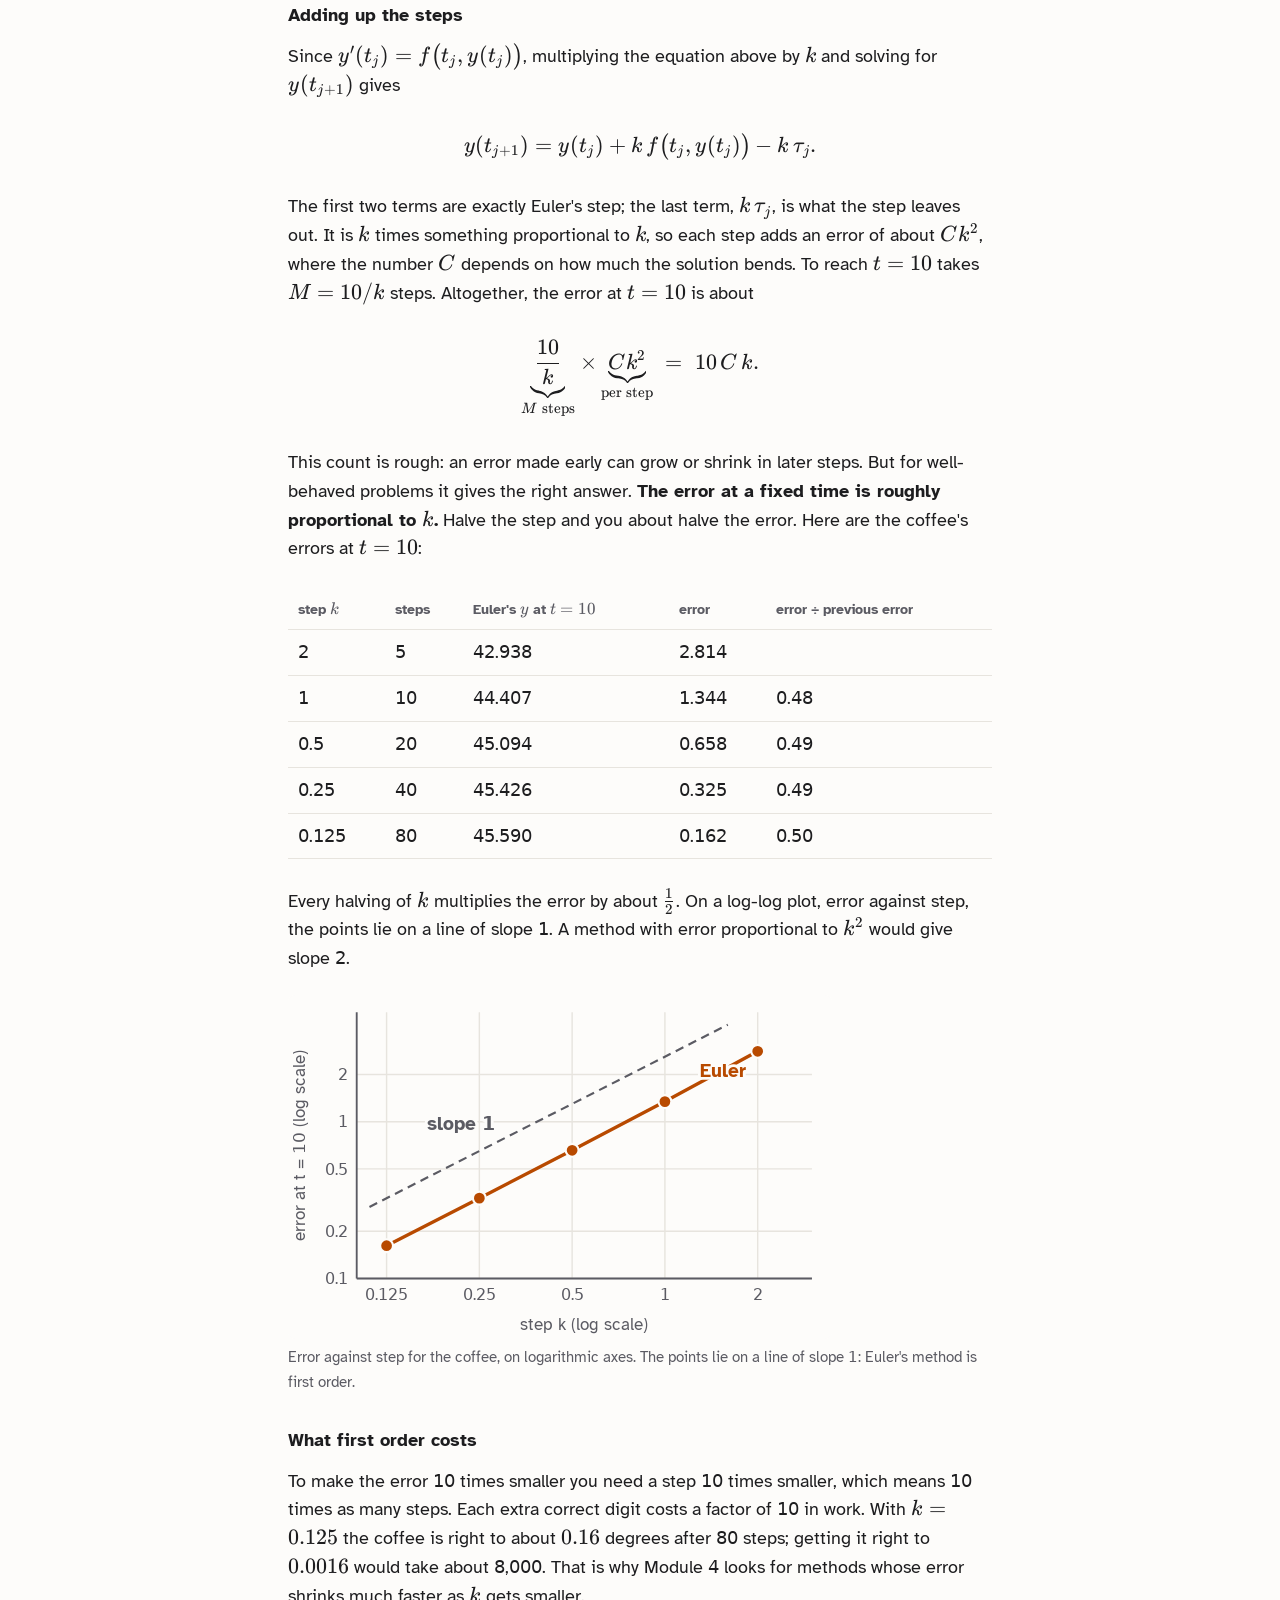
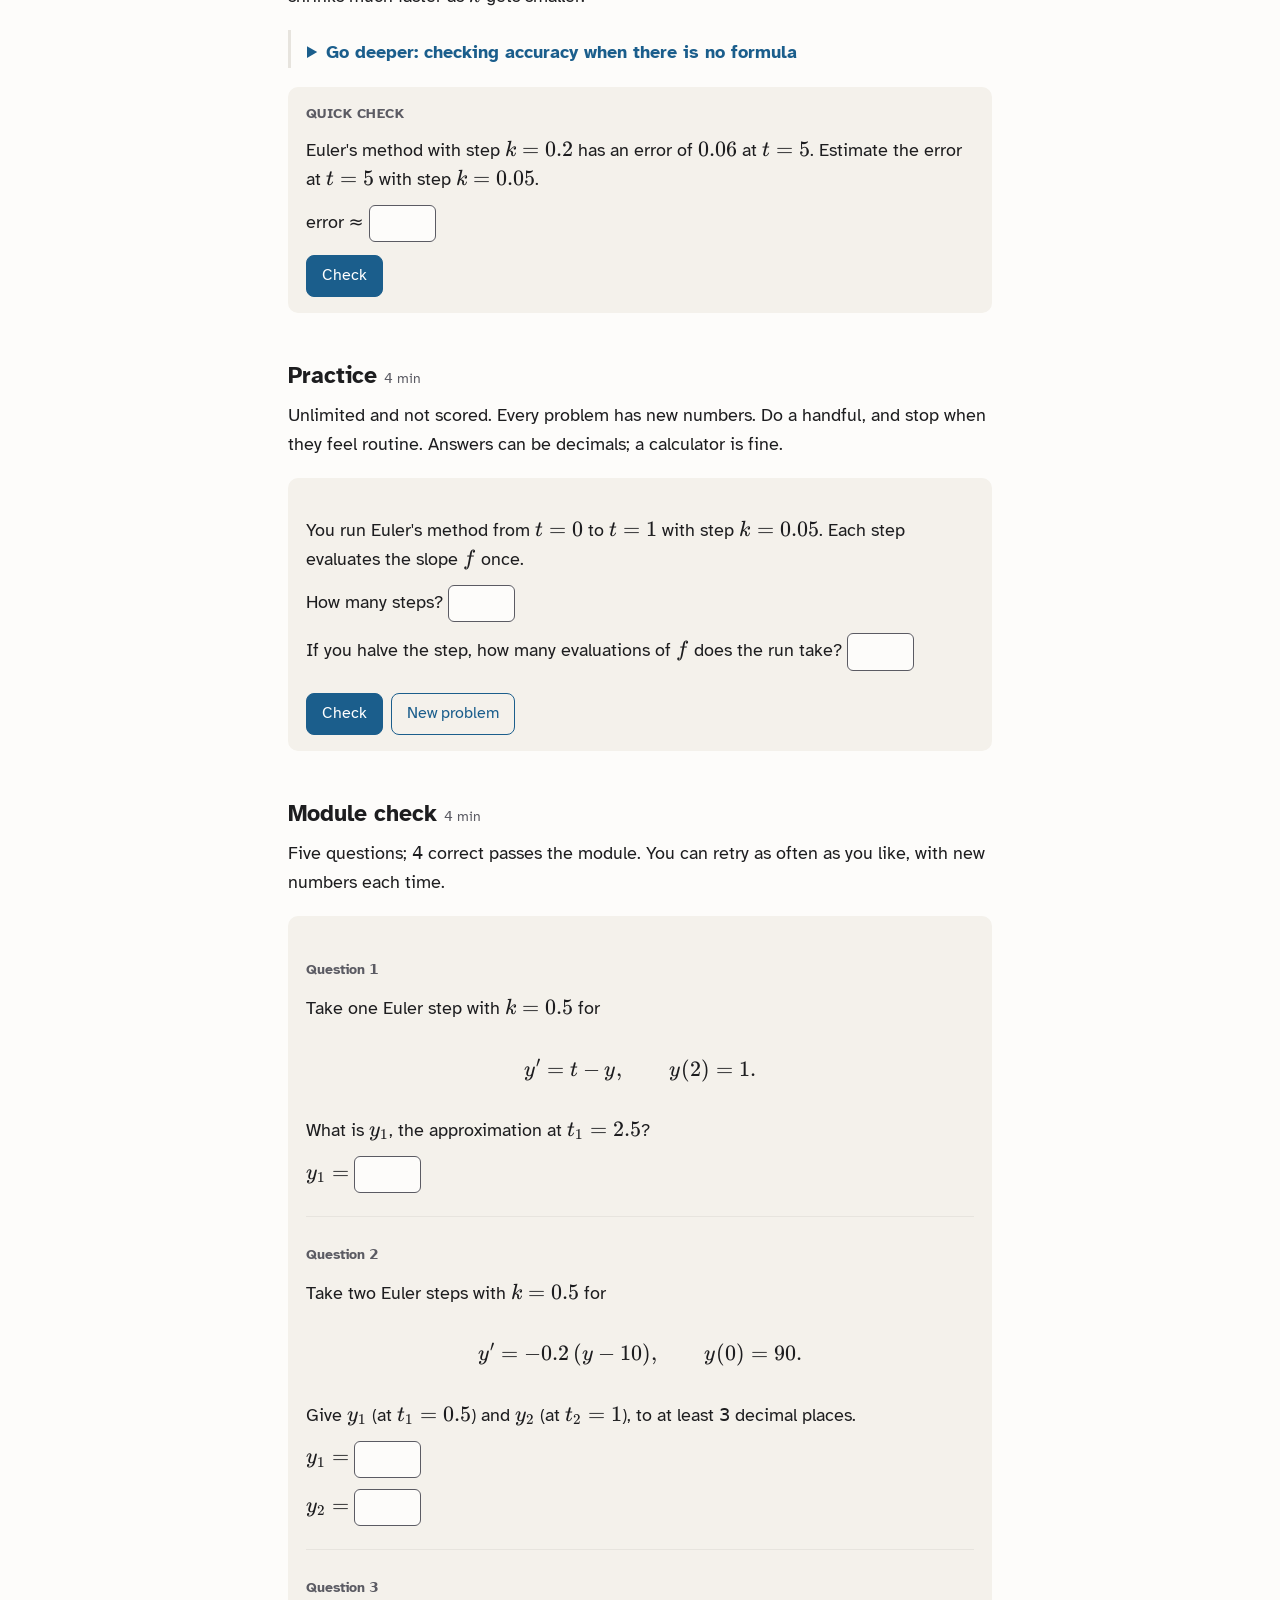
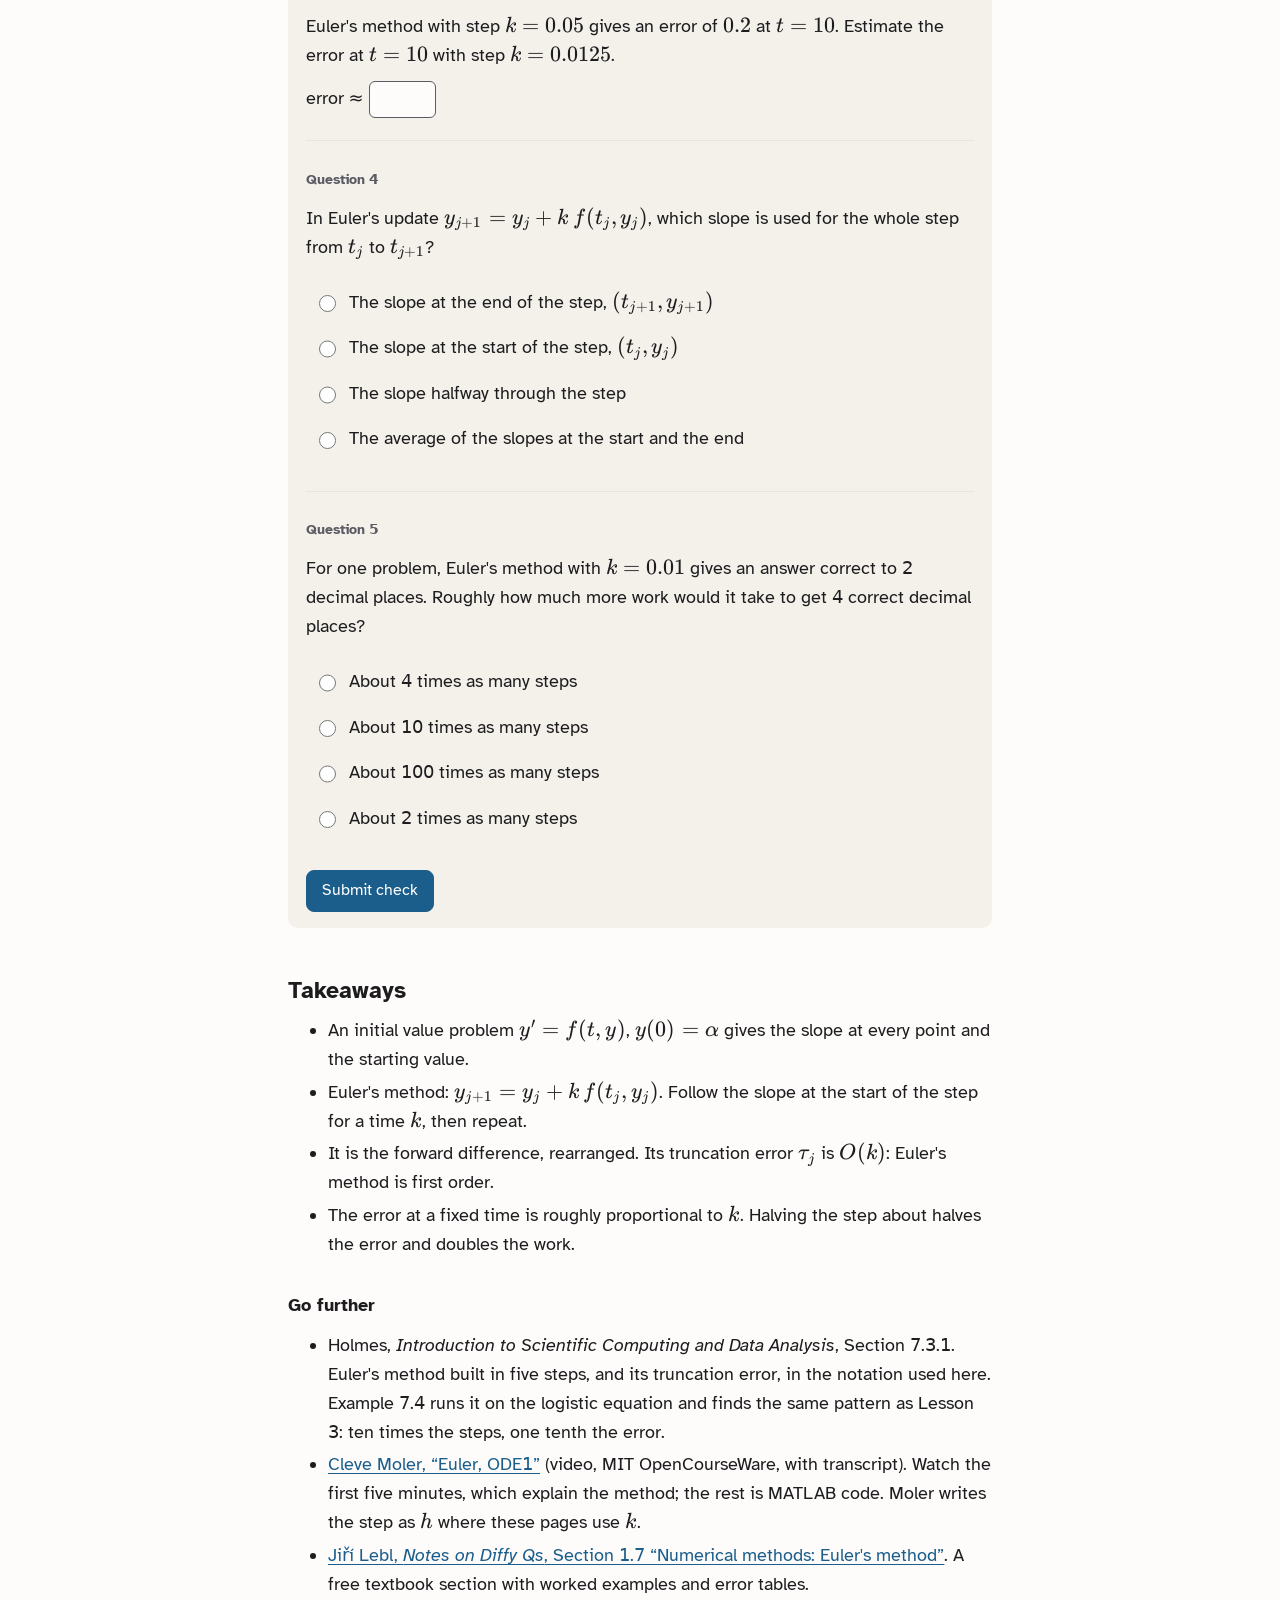
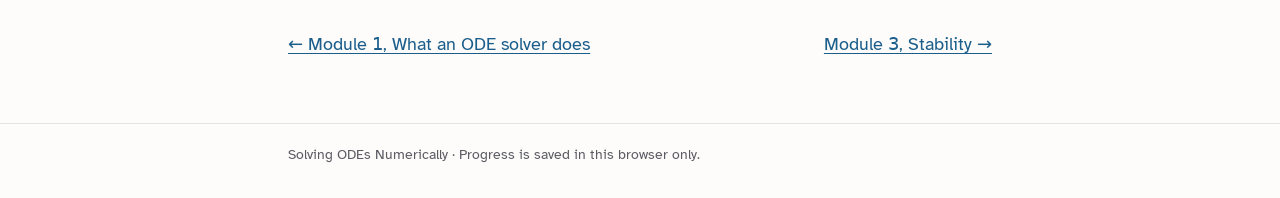
<file: modules/02-eulers-method.html>
<!doctype html>
<html lang="en">
<head>
<meta charset="utf-8">
<meta name="viewport" content="width=device-width, initial-scale=1">
<title>Module 2: Euler's method · Solving ODEs Numerically</title>
<meta name="description" content="Euler's method for initial value problems: follow the slope for one short step, then repeat. How large the error is and how it shrinks with the step size. About 30 minutes.">
<link rel="stylesheet" href="../assets/vendor/katex/katex.min.css">
<link rel="stylesheet" href="../assets/style.css">
<script defer src="../assets/vendor/katex/katex.min.js"></script>
<script defer src="../assets/vendor/katex/auto-render.min.js"></script>
<script defer src="../assets/core.js"></script>
<script defer src="../assets/plot.js"></script>
<script defer src="../assets/m02.js"></script>
</head>
<body>
<a class="skip-link" href="#main">Skip to content</a>
<header class="site-header">
  <div class="site-header-inner">
    <a class="site-title" href="../index.html">Solving ODEs Numerically</a>
    <nav aria-label="Site"><a href="../index.html">All modules</a><a href="../certificate.html">Certificate</a></nav>
  </div>
</header>

<main id="main">
  <p class="meta" style="margin-top:2rem">Module 2 of 5 · about 30 minutes</p>
  <h1 style="margin-top:0.2rem">Euler's method</h1>
  <p class="lede">A differential equation tells you how fast something is changing. Euler's method turns that into the thing itself: follow the slope for a short step, then look again.</p>

  <nav aria-label="On this page">
    <ul class="module-map">
      <li><a href="#why">Why you'd care</a></li>
      <li><a href="#lesson1">1. Follow the slope</a></li>
      <li><a href="#lesson2">2. Step after step</a></li>
      <li><a href="#lesson3">3. How big is the error?</a></li>
      <li><a href="#practice-h">Practice</a></li>
      <li><a href="#check-h">Module check</a></li>
      <li><a href="#takeaways">Takeaways</a></li>
    </ul>
  </nav>

  <!-- ============ WHY ============ -->
  <h2 id="why">Why you'd care <span class="time">2 min</span></h2>
  <p>A cup of coffee at $90^\circ$C is left in a $20^\circ$C room. It cools faster when it is much hotter than the room, and more slowly as it gets close. Newton's law of cooling makes this precise: if $y(t)$ is the temperature after $t$ minutes, then</p>
  <div class="display-pair"><div class="display">$$y'(t) = -0.1\,\big(y(t) - 20\big),$$</div><div class="display">$$y(0) = 90.$$</div></div>
  <p>At the start the coffee is $70^\circ$ above the room, so it cools at $0.1 \times 70 = 7$ degrees per minute. The equation tells you how fast the temperature is changing at every moment. It does not tell you the temperature at, say, $t = 10$.</p>
  <p>This equation happens to have a formula for its solution, which we will use to check our answers. Most equations that matter do not: an outbreak model, a pendulum with friction, a drug the body clears at a rate that depends on the dose. For those, a computer builds the solution one small step at a time. Euler's method is the simplest way to do it, and every better method starts from the same idea.</p>

  <!-- ============ LESSON 1 ============ -->
  <h2 id="lesson1">Lesson 1: Follow the slope <span class="time">6 min</span></h2>
  <p>As in Module 1, the problem is $y' = f(t, y)$, $y(0) = \alpha$, where the slope machine $f$ gives the rate of change at any time and value. For the coffee, $f(t, y) = -0.1\,(y - 20)$, $\alpha = 90$, and $f(0, 90) = -7$.</p>
  <p>Now suppose the coffee kept cooling at 7 degrees per minute for one whole minute. Its temperature would be $90 - 7 = 83$. That is not exactly right, because the cooling slows down during that minute. But over a short time the rate barely changes, so 83 is close. Then do the same again from the new point: work out the slope at $83^\circ$, and follow it for another minute.</p>
  <p>That is all of Euler's method. Pick a <strong>step</strong> $k$ and the times $t_j = jk$, that is $t_0 = 0,\ t_1 = k,\ t_2 = 2k$, and so on. Write $y_j$ for the computed value at $t_j$; it approximates the true value $y(t_j)$. To go up to a time $T$ takes $M = T/k$ steps, so the last time is $t_M = T$. Starting from $y_0 = \alpha$, repeat</p>
  <div class="display">$$y_{j+1} = y_j + k\, f(t_j, y_j).$$</div>
  <p>In words: <em>new value = old value + step × slope at the old point.</em> In a picture, each step walks along the tangent line for a time $k$. Because the formula gives $y_{j+1}$ directly from values already known, Euler's method is called an <strong>explicit</strong> method.</p>

  <figure class="plotfig">
    <svg id="fig-onestep" class="plot" role="img" aria-label="The true cooling curve starts at temperature 90 at time 0 and bends downward toward 20, flattening out. A straight line, the tangent at time 0 with slope minus 7, runs from (0, 90) to (4, 62). At time 4 the true curve is at about 66.9, above the end of the tangent line; a dashed vertical segment marks the gap of about 4.9 degrees."></svg>
    <figcaption>One Euler step with $k = 4$, made large so the gap is easy to see. The step follows the tangent line from $(t_0, y_0) = (0, 90)$ and lands at $y_1 = 90 + 4 \times (-7) = 62$. The true temperature at $t = 4$ is about $66.9$. The gap is the error made by this step.</figcaption>
  </figure>

  <p><strong>Where the formula comes from.</strong> The derivative $y'(t)$ is the limit of the slope $\big(y(t+k) - y(t)\big)/k$ as $k \to 0$. A computer cannot take the limit, so it uses a small $k$ instead. This is the <strong>forward difference</strong>:</p>
  <div class="display">$$y'(t_j) \approx \frac{y(t_{j+1}) - y(t_j)}{k}.$$</div>
  <p>The differential equation says $y'(t_j) = f\big(t_j, y(t_j)\big)$. Put the two together and solve for the value at the next time:</p>
  <div class="display">$$y(t_{j+1}) \approx y(t_j) + k\, f\big(t_j, y(t_j)\big).$$</div>
  <p>Replace the true values by the computed ones and you have Euler's method. So everything you know about the forward difference, including how large its error is, carries over. Lesson 3 uses that.</p>

  <section class="panel" aria-label="Quick check, Lesson 1">
    <p class="panel-label">Quick check</p>
    <div id="qc1"></div>
  </section>

  <!-- ============ LESSON 2 ============ -->
  <h2 id="lesson2">Lesson 2: Step after step <span class="time">7 min</span></h2>
  <p>Here are the first three steps for the coffee with $k = 1$ minute. Each row uses the value from the row above; that is the only new information Euler's method has.</p>
  <div class="table-wrap">
    <table>
      <caption class="visually-hidden">Three Euler steps for the coffee with step 1</caption>
      <thead><tr><th scope="col"><span aria-hidden="true">$j$</span><span class="visually-hidden">j</span></th><th scope="col"><span aria-hidden="true">$t_j$</span><span class="visually-hidden">t j</span></th><th scope="col"><span aria-hidden="true">$y_j$</span><span class="visually-hidden">y j</span></th><th scope="col">slope $f(t_j, y_j)$</th><th scope="col"><span aria-hidden="true">$y_{j+1} = y_j + 1 \times \text{slope}$</span><span class="visually-hidden">y j+1 = y j + 1 times slope</span></th><th scope="col">true $y(t_{j+1})$</th></tr></thead>
      <tbody>
        <tr><td>0</td><td>0</td><td>90</td><td>$-0.1 \times 70 = -7$</td><td>83</td><td>83.34</td></tr>
        <tr><td>1</td><td>1</td><td>83</td><td>$-0.1 \times 63 = -6.3$</td><td>76.7</td><td>77.31</td></tr>
        <tr><td>2</td><td>2</td><td>76.7</td><td>$-0.1 \times 56.7 = -5.67$</td><td>71.03</td><td>71.86</td></tr>
      </tbody>
    </table>
  </div>
  <p>Two things to notice. First, every computed value is a little below the true one. Each step uses the slope at the start of the step, which is the fastest the coffee cools during that step, so each step overshoots downward. Second, the gap grows: $0.34$, then $0.61$, then $0.83$. Each step adds its own small error to the error it inherited.</p>

  <section class="panel" aria-labelledby="explore-h">
    <p class="panel-label" id="explore-h">Explore</p>
    <div id="ex-euler"></div>
    <h3 style="margin-top:1.6rem">Try this</h3>
    <ol class="tries">
      <li>
        <p>With $k = 5$, press <em>One step</em> twice. How far off is Euler's value at $t = 10$?</p>
        <details><summary>Answer</summary><p>Euler gives $37.5$ and the true value is about $45.75$, so the error is about $8.3$ degrees. Two big steps miss the slowing down almost entirely.</p></details>
      </li>
      <li>
        <p>Now run to $t = 10$ with $k = 2.5$, then $k = 1$, then $k = 0.5$. The table under the picture keeps your results. What happens to the error each time the step gets smaller?</p>
        <details><summary>What happened?</summary><p>The error shrinks along with the step. Halving the step from $1$ to $0.5$ halves the error, from $1.34$ to $0.66$, and dividing the step by $2.5$ (from $2.5$ to $1$) divides the error by about $2.7$. With very large steps the pattern is rougher: halving $k = 5$ to $2.5$ cut the error from $8.25$ to $3.6$. For small steps, the error is close to proportional to $k$. Lesson 3 explains why.</p></details>
      </li>
    </ol>
  </section>

  <section class="panel" aria-label="Quick check, Lesson 2">
    <p class="panel-label">Quick check</p>
    <div id="qc2"></div>
  </section>

  <!-- ============ LESSON 3 ============ -->
  <h2 id="lesson3">Lesson 3: How big is the error? <span class="time">7 min</span></h2>
  <p>Each step makes a small error, and the errors add up over the steps. To see how the total depends on $k$, count both.</p>
  <h3>The error in one step</h3>
  <p>Taylor's theorem gives the error of the forward difference:</p>
  <div class="display-pair"><div class="display">$$y'(t_j) = \frac{y(t_{j+1}) - y(t_j)}{k} + \tau_j,$$</div><div class="display">$$\tau_j = -\tfrac12 k\, y''(t_j) + \cdots .$$</div></div>
  <p>The number $\tau_j$ is the <strong>truncation error</strong>: what Euler's method throws away at step $j$. It comes from $y''$, the bending of the true curve, which is what the picture in Lesson 1 showed: a straight step cannot follow a curve. For small $k$, $\tau_j$ is roughly proportional to $k$. We write $\tau_j = O(k)$ and say Euler's method is <strong>first order</strong>.</p>
  <h3>Adding up the steps</h3>
  <p>Since $y'(t_j) = f\big(t_j, y(t_j)\big)$, multiplying the equation above by $k$ and solving for $y(t_{j+1})$ gives</p>
  <div class="display">$$y(t_{j+1}) = y(t_j) + k\, f\big(t_j, y(t_j)\big) - k\,\tau_j .$$</div>
  <p>The first two terms are exactly Euler's step; the last term, $k\,\tau_j$, is what the step leaves out. It is $k$ times something proportional to $k$, so each step adds an error of about $C k^2$, where the number $C$ depends on how much the solution bends. To reach $t = 10$ takes $M = 10/k$ steps. Altogether, the error at $t = 10$ is about</p>
  <div class="display">$$\underbrace{\frac{10}{k}}_{M \text{ steps}} \times \underbrace{C k^2}_{\text{per step}} \;=\; 10\,C\,k .$$</div>
  <p>This count is rough: an error made early can grow or shrink in later steps. But for well-behaved problems it gives the right answer. <strong>The error at a fixed time is roughly proportional to $k$.</strong> Halve the step and you about halve the error. Here are the coffee's errors at $t = 10$:</p>
  <div class="table-wrap">
    <table>
      <caption class="visually-hidden">Euler's error at t = 10 for the coffee, for five step sizes</caption>
      <thead><tr><th scope="col">step $k$</th><th scope="col">steps</th><th scope="col">Euler's $y$ at $t = 10$</th><th scope="col">error</th><th scope="col">error ÷ previous error</th></tr></thead>
      <tbody>
        <tr><td>2</td><td>5</td><td>42.938</td><td>2.814</td><td></td></tr>
        <tr><td>1</td><td>10</td><td>44.407</td><td>1.344</td><td>0.48</td></tr>
        <tr><td>0.5</td><td>20</td><td>45.094</td><td>0.658</td><td>0.49</td></tr>
        <tr><td>0.25</td><td>40</td><td>45.426</td><td>0.325</td><td>0.49</td></tr>
        <tr><td>0.125</td><td>80</td><td>45.590</td><td>0.162</td><td>0.50</td></tr>
      </tbody>
    </table>
  </div>
  <p>Every halving of $k$ multiplies the error by about $\tfrac12$. On a log-log plot, error against step, the points lie on a line of slope 1. A method with error proportional to $k^2$ would give slope 2.</p>
  <figure class="plotfig">
    <svg id="fig-loglog" class="plot" role="img" aria-label="Log-log plot of Euler's error at t = 10 against the step k, for k from 0.125 to 2. The five points lie on a straight line of slope 1, parallel to a dashed reference line labeled slope 1."></svg>
    <figcaption>Error against step for the coffee, on logarithmic axes. The points lie on a line of slope 1: Euler's method is first order.</figcaption>
  </figure>
  <h3>What first order costs</h3>
  <p>To make the error 10 times smaller you need a step 10 times smaller, which means 10 times as many steps. Each extra correct digit costs a factor of 10 in work. With $k = 0.125$ the coffee is right to about $0.16$ degrees after 80 steps; getting it right to $0.0016$ would take about 8,000. That is why Module 4 looks for methods whose error shrinks much faster as $k$ gets smaller.</p>

  <details class="deeper">
    <summary>Go deeper: checking accuracy when there is no formula</summary>
    <p>For most real problems there is no exact solution to compare with. Run Euler twice, with step $k$ and with step $k/2$. Since the error is proportional to the step, the run with $k/2$ is off by about half as much as the run with $k$, so the difference between the two runs is about the error of the $k/2$ run.</p>
    <p>For the coffee: $k = 1$ gives $44.407$ and $k = 0.5$ gives $45.094$. They differ by $0.69$, and the true error of the $k = 0.5$ run is $0.66$. Not exact, but a good guide to how many digits you can trust.</p>
  </details>

  <section class="panel" aria-label="Quick check, Lesson 3">
    <p class="panel-label">Quick check</p>
    <div id="qc3"></div>
  </section>

  <!-- ============ PRACTICE ============ -->
  <h2 id="practice-h">Practice <span class="time">4 min</span></h2>
  <p>Unlimited and not scored. Every problem has new numbers. Do a handful, and stop when they feel routine. Answers can be decimals; a calculator is fine.</p>
  <section class="panel" aria-labelledby="practice-h">
    <div id="practice"></div>
  </section>

  <!-- ============ CHECK ============ -->
  <h2 id="check-h">Module check <span class="time">4 min</span></h2>
  <p>Five questions; 4 correct passes the module. You can retry as often as you like, with new numbers each time.</p>
  <section class="panel" aria-labelledby="check-h">
    <div id="check"></div>
  </section>

  <!-- ============ TAKEAWAYS ============ -->
  <h2 id="takeaways">Takeaways</h2>
  <ul>
    <li>An initial value problem $y' = f(t, y)$, $y(0) = \alpha$ gives the slope at every point and the starting value.</li>
    <li>Euler's method: $y_{j+1} = y_j + k\, f(t_j, y_j)$. Follow the slope at the start of the step for a time $k$, then repeat.</li>
    <li>It is the forward difference, rearranged. Its truncation error $\tau_j$ is $O(k)$: Euler's method is first order.</li>
    <li>The error at a fixed time is roughly proportional to $k$. Halving the step about halves the error and doubles the work.</li>
  </ul>

  <h3>Go further</h3>
  <ul>
    <li>Holmes, <em>Introduction to Scientific Computing and Data Analysis</em>, Section 7.3.1. Euler's method built in five steps, and its truncation error, in the notation used here. Example 7.4 runs it on the logistic equation and finds the same pattern as Lesson 3: ten times the steps, one tenth the error.</li>
    <li><a href="https://ocw.mit.edu/courses/res-18-009-learn-differential-equations-up-close-with-gilbert-strang-and-cleve-moler-fall-2015/resources/euler-ode1/">Cleve Moler, “Euler, ODE1”</a> (video, MIT OpenCourseWare, with transcript). Watch the first five minutes, which explain the method; the rest is MATLAB code. Moler writes the step as $h$ where these pages use $k$.</li>
    <li><a href="https://www.jirka.org/diffyqs/html/numer_section.html">Jiří Lebl, <em>Notes on Diffy Qs</em>, Section 1.7 “Numerical methods: Euler's method”</a>. A free textbook section with worked examples and error tables.</li>
  </ul>

  <nav class="next-link" aria-label="Module navigation">
    <a href="01-what-a-solver-does.html">← Module 1, What an ODE solver does</a>
    <a href="03-stability.html">Module 3, Stability →</a>
  </nav>
</main>

<footer><div class="inner">Solving ODEs Numerically · Progress is saved in this browser only.</div></footer>
</body>
</html>
</file>
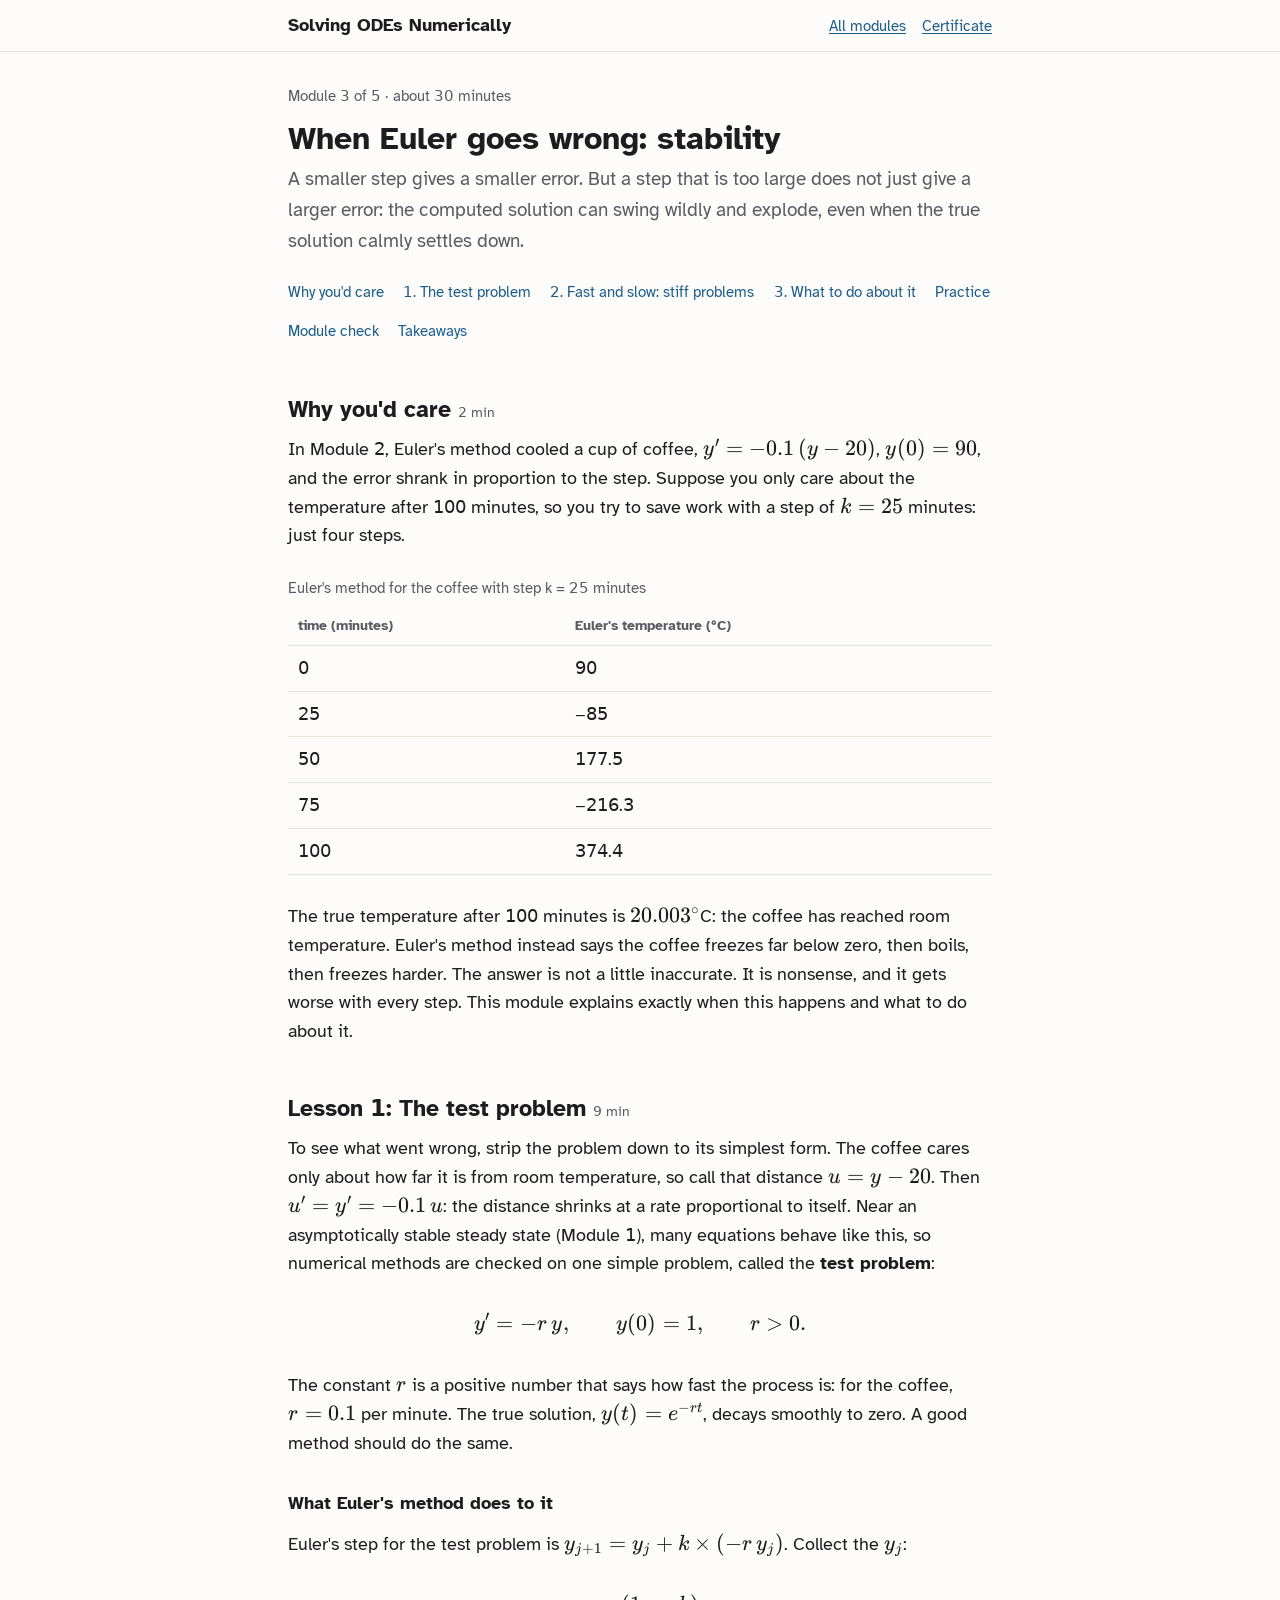
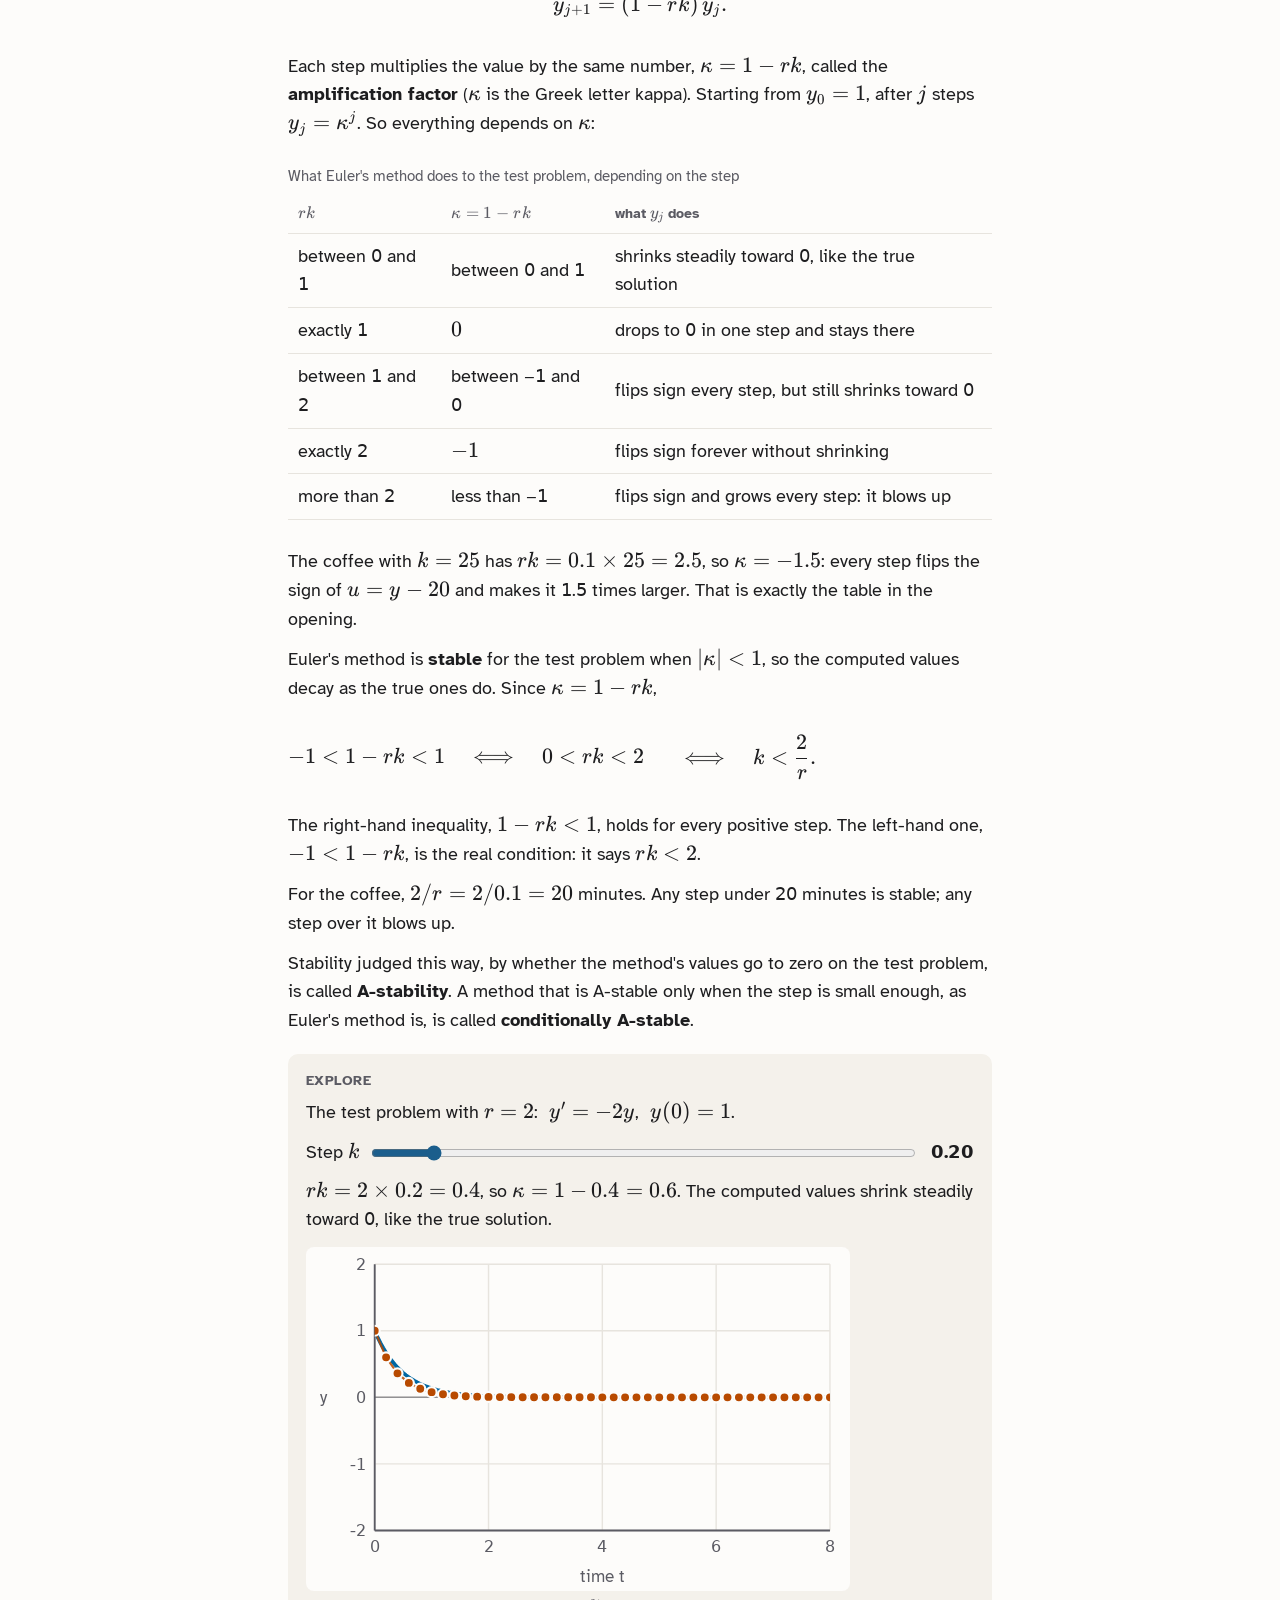
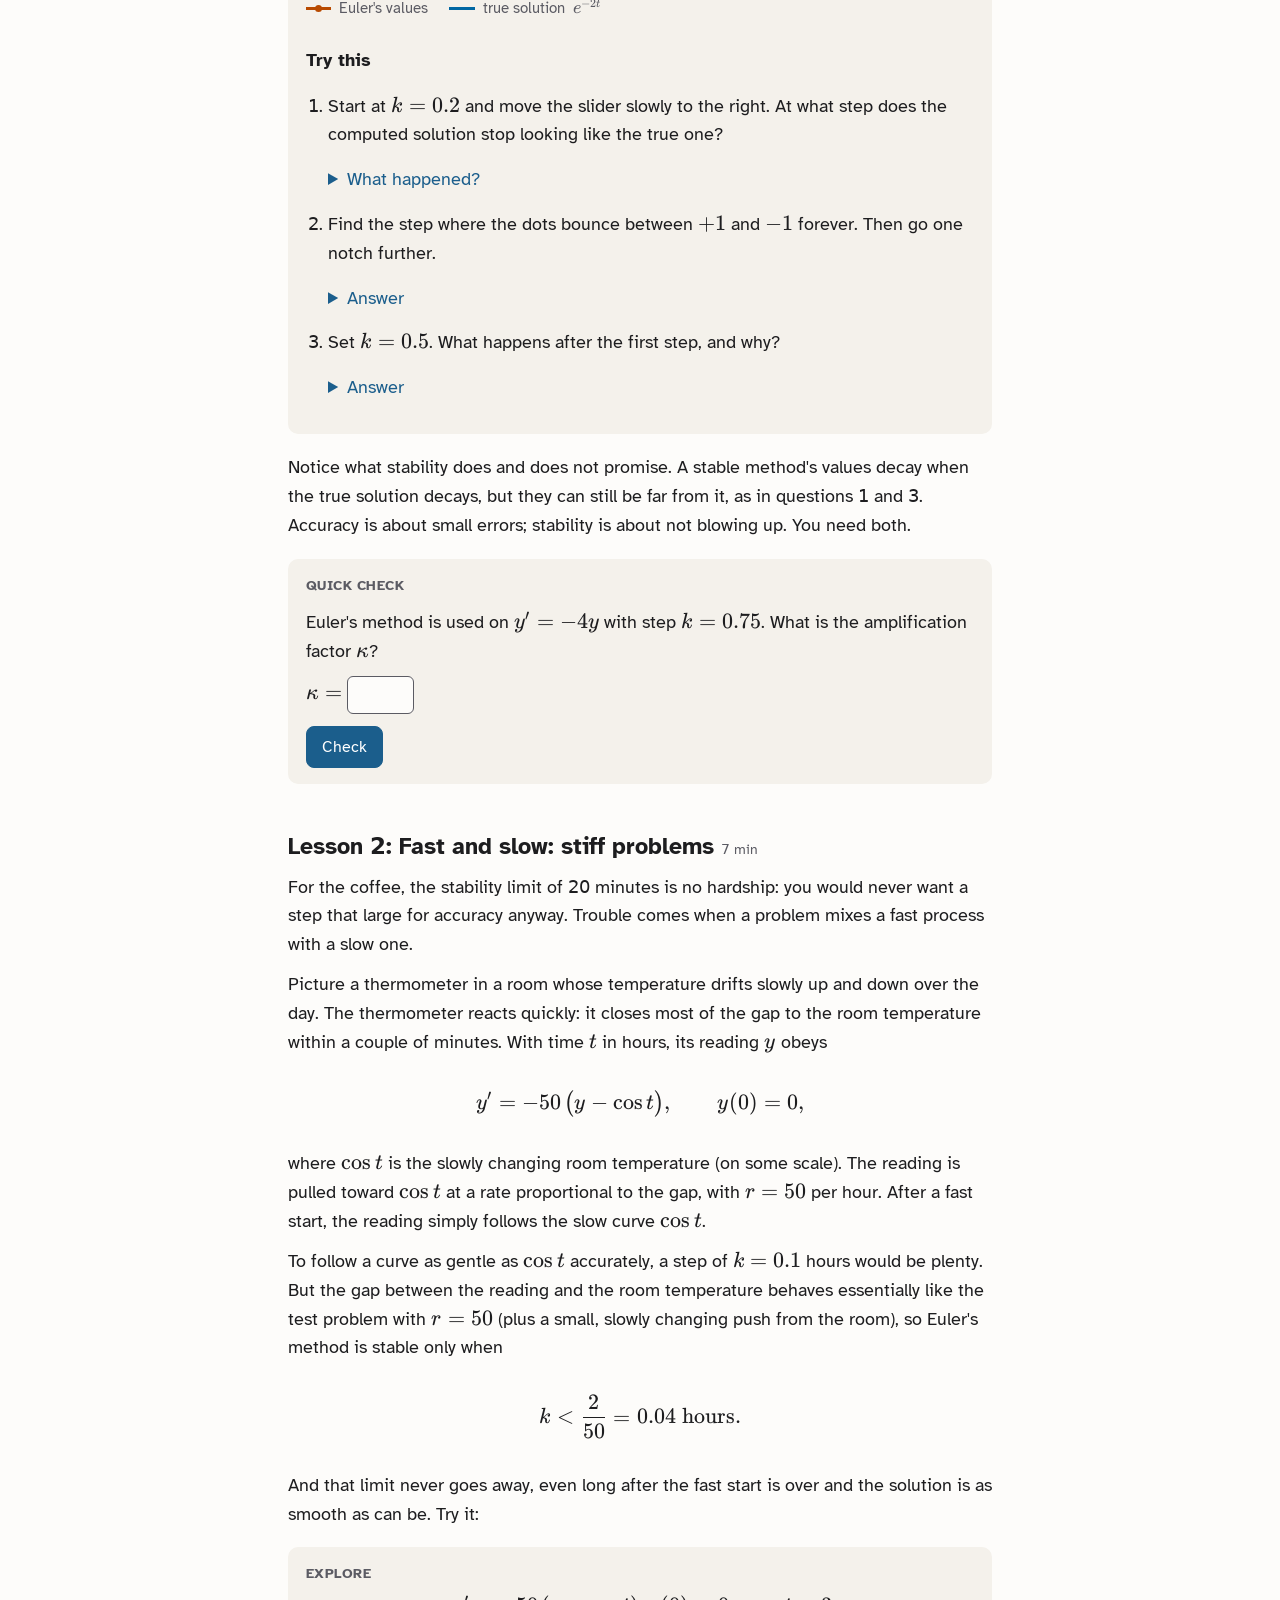
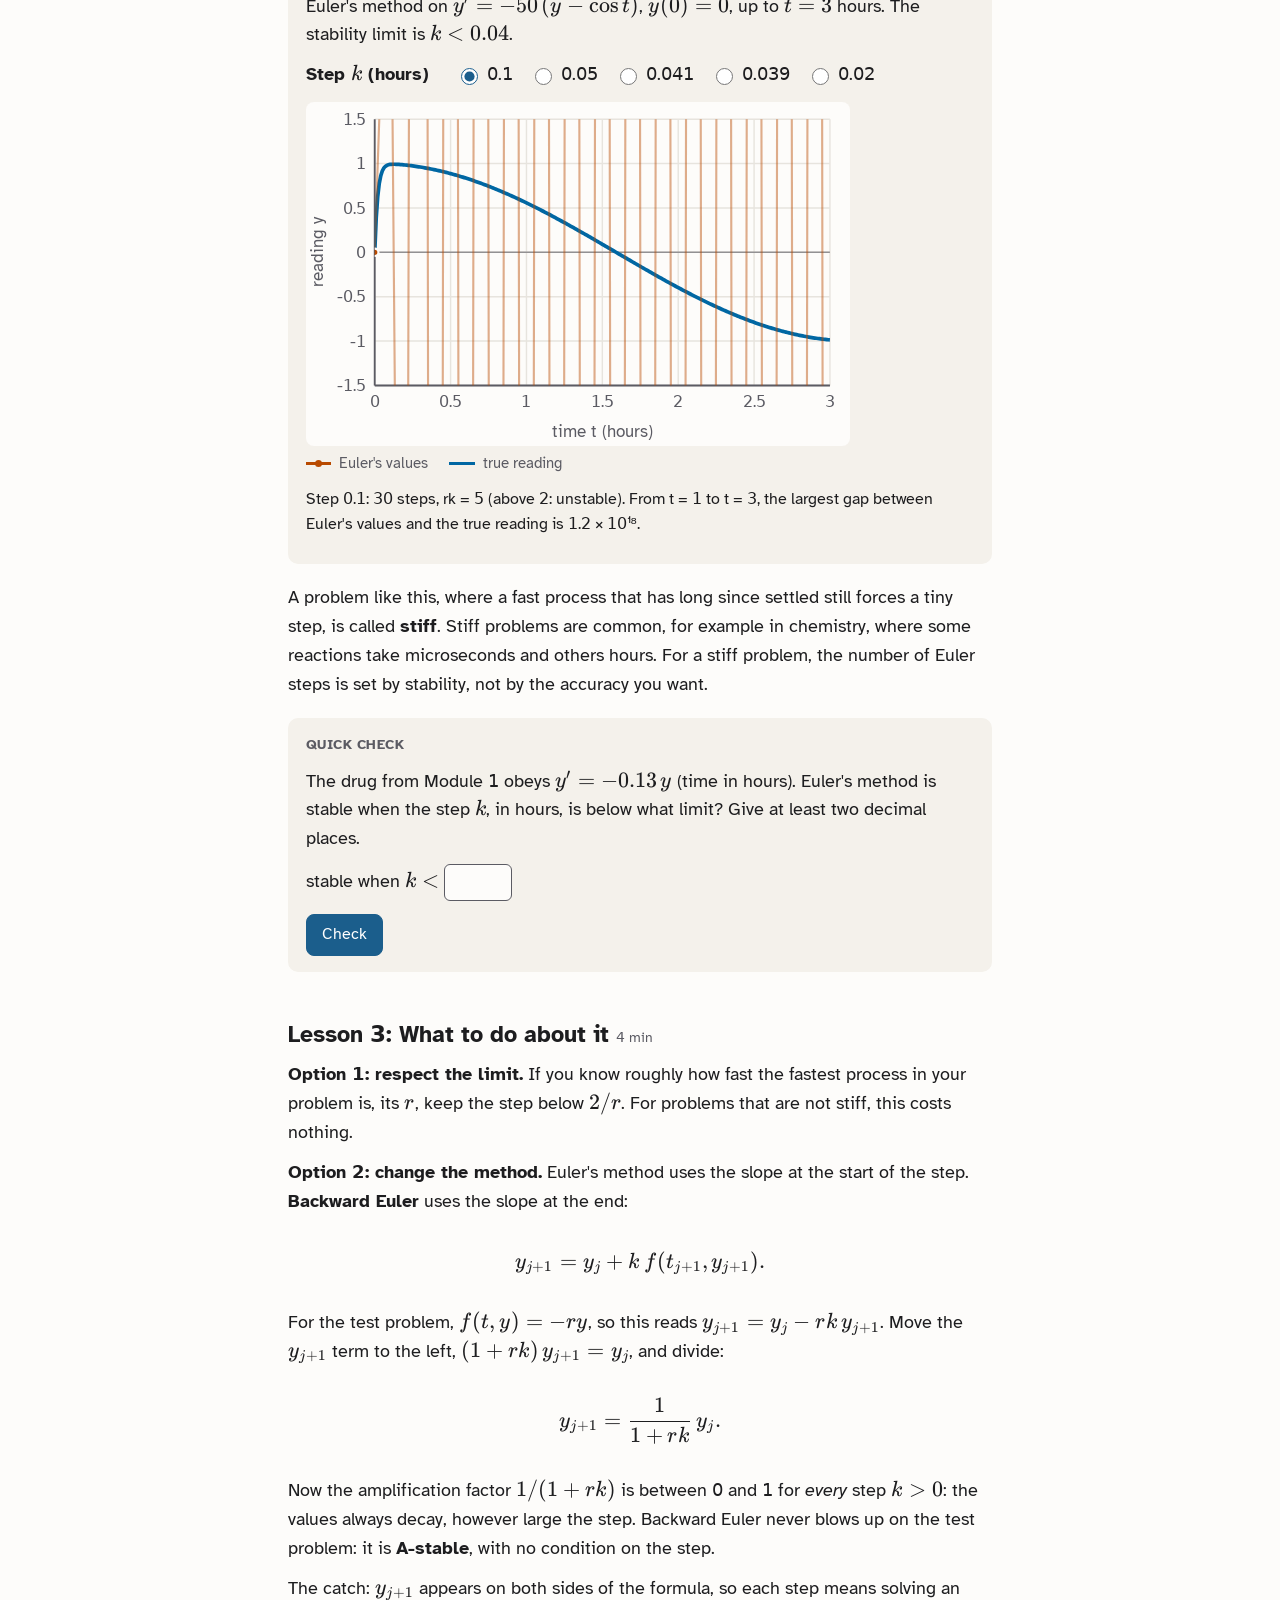
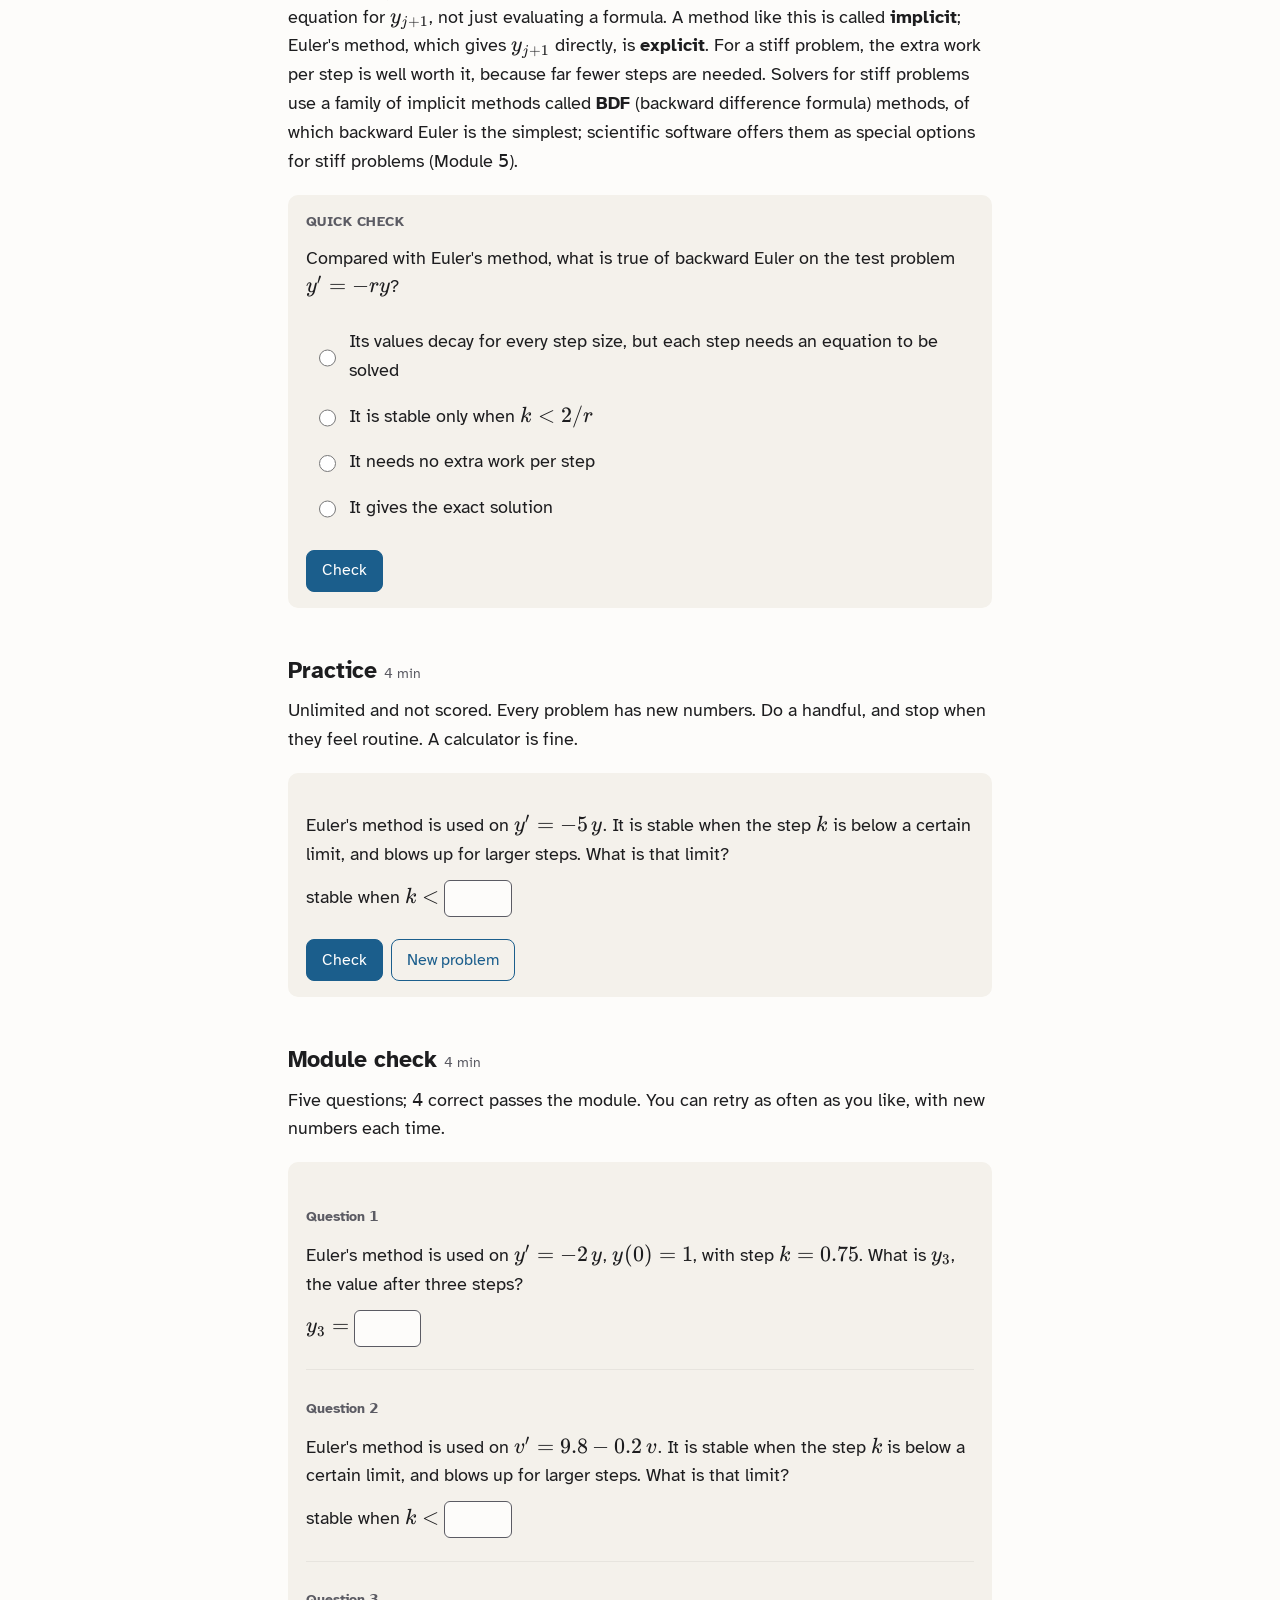
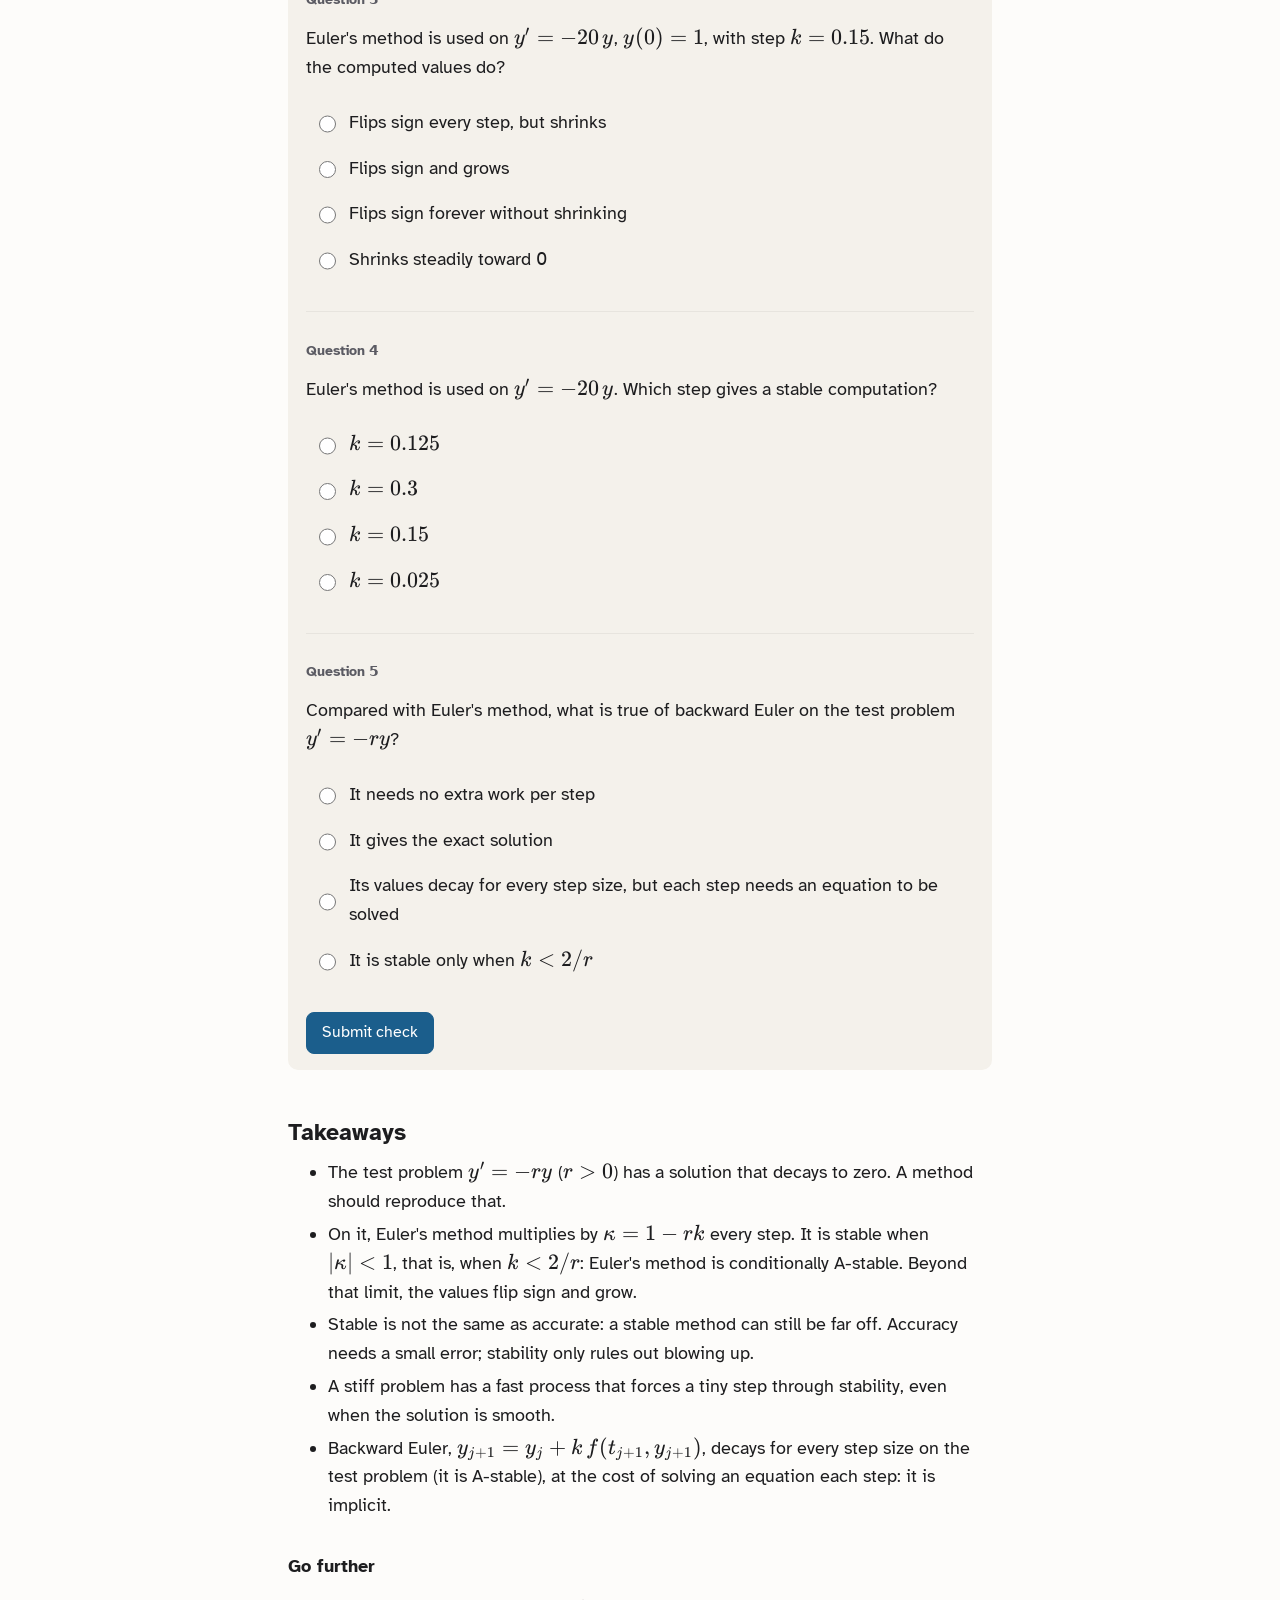
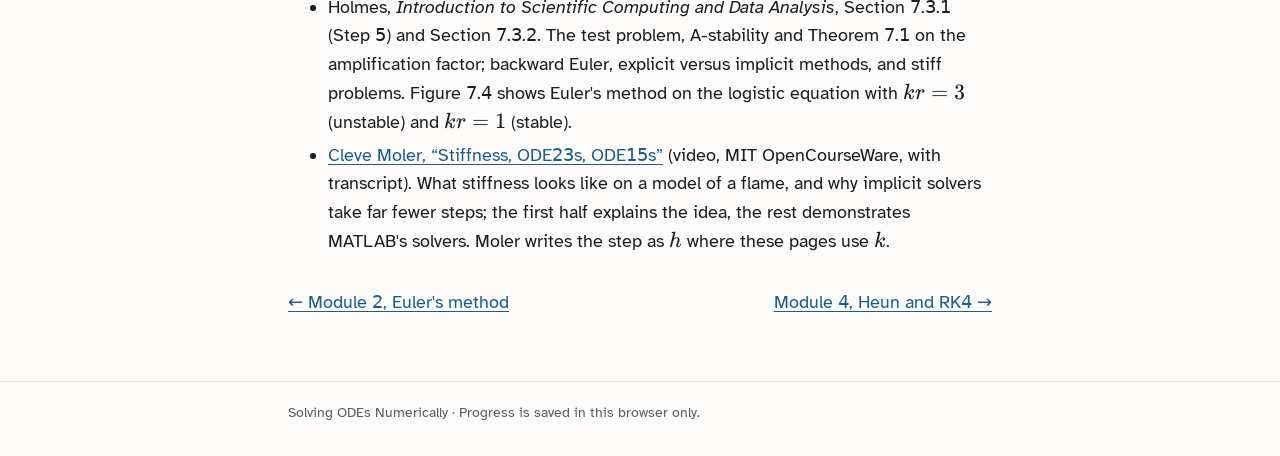
<file: modules/03-stability.html>
<!doctype html>
<html lang="en">
<head>
<meta charset="utf-8">
<meta name="viewport" content="width=device-width, initial-scale=1">
<title>Module 3: Stability · Solving ODEs Numerically</title>
<meta name="description" content="Why Euler's method with too large a step makes a decaying solution oscillate and blow up, the step-size limit k < 2/r, stiff problems, and backward Euler. About 30 minutes.">
<link rel="stylesheet" href="../assets/vendor/katex/katex.min.css">
<link rel="stylesheet" href="../assets/style.css">
<script defer src="../assets/vendor/katex/katex.min.js"></script>
<script defer src="../assets/vendor/katex/auto-render.min.js"></script>
<script defer src="../assets/core.js"></script>
<script defer src="../assets/plot.js"></script>
<script defer src="../assets/m03.js"></script>
</head>
<body>
<a class="skip-link" href="#main">Skip to content</a>
<header class="site-header">
  <div class="site-header-inner">
    <a class="site-title" href="../index.html">Solving ODEs Numerically</a>
    <nav aria-label="Site"><a href="../index.html">All modules</a><a href="../certificate.html">Certificate</a></nav>
  </div>
</header>

<main id="main">
  <p class="meta" style="margin-top:2rem">Module 3 of 5 · about 30 minutes</p>
  <h1 style="margin-top:0.2rem">When Euler goes wrong: stability</h1>
  <p class="lede">A smaller step gives a smaller error. But a step that is too large does not just give a larger error: the computed solution can swing wildly and explode, even when the true solution calmly settles down.</p>

  <nav aria-label="On this page">
    <ul class="module-map">
      <li><a href="#why">Why you'd care</a></li>
      <li><a href="#lesson1">1. The test problem</a></li>
      <li><a href="#lesson2">2. Fast and slow: stiff problems</a></li>
      <li><a href="#lesson3">3. What to do about it</a></li>
      <li><a href="#practice-h">Practice</a></li>
      <li><a href="#check-h">Module check</a></li>
      <li><a href="#takeaways">Takeaways</a></li>
    </ul>
  </nav>

  <!-- ============ WHY ============ -->
  <h2 id="why">Why you'd care <span class="time">2 min</span></h2>
  <p>In Module 2, Euler's method cooled a cup of coffee, $y' = -0.1\,(y - 20)$, $y(0) = 90$, and the error shrank in proportion to the step. Suppose you only care about the temperature after 100 minutes, so you try to save work with a step of $k = 25$ minutes: just four steps.</p>
  <div class="table-wrap">
    <table>
      <caption>Euler's method for the coffee with step k = 25 minutes</caption>
      <thead><tr><th scope="col">time (minutes)</th><th scope="col">Euler's temperature (°C)</th></tr></thead>
      <tbody><tr><td>0</td><td>90</td></tr><tr><td>25</td><td>−85</td></tr><tr><td>50</td><td>177.5</td></tr><tr><td>75</td><td>−216.3</td></tr><tr><td>100</td><td>374.4</td></tr></tbody>
    </table>
  </div>
  <p>The true temperature after 100 minutes is $20.003^\circ$C: the coffee has reached room temperature. Euler's method instead says the coffee freezes far below zero, then boils, then freezes harder. The answer is not a little inaccurate. It is nonsense, and it gets worse with every step. This module explains exactly when this happens and what to do about it.</p>

  <!-- ============ LESSON 1 ============ -->
  <h2 id="lesson1">Lesson 1: The test problem <span class="time">9 min</span></h2>
  <p>To see what went wrong, strip the problem down to its simplest form. The coffee cares only about how far it is from room temperature, so call that distance $u = y - 20$. Then $u' = y' = -0.1\,u$: the distance shrinks at a rate proportional to itself. Near an asymptotically stable steady state (Module 1), many equations behave like this, so numerical methods are checked on one simple problem, called the <strong>test problem</strong>:</p>
  <div class="display">$$y' = -r\, y, \qquad y(0) = 1, \qquad r > 0 .$$</div>
  <p>The constant $r$ is a positive number that says how fast the process is: for the coffee, $r = 0.1$ per minute. The true solution, $y(t) = e^{-rt}$, decays smoothly to zero. A good method should do the same.</p>
  <h3>What Euler's method does to it</h3>
  <p>Euler's step for the test problem is $y_{j+1} = y_j + k \times (-r\, y_j)$. Collect the $y_j$:</p>
  <div class="display">$$y_{j+1} = (1 - rk)\, y_j .$$</div>
  <p>Each step multiplies the value by the same number, $\kappa = 1 - rk$, called the <strong>amplification factor</strong> ($\kappa$ is the Greek letter kappa). Starting from $y_0 = 1$, after $j$ steps $y_j = \kappa^{j}$. So everything depends on $\kappa$:</p>
  <div class="table-wrap">
    <table>
      <caption>What Euler's method does to the test problem, depending on the step</caption>
      <thead><tr><th scope="col"><span aria-hidden="true">$rk$</span><span class="visually-hidden">r times k</span></th><th scope="col" class="eq"><span aria-hidden="true">$\kappa = 1 - rk$</span><span class="visually-hidden">kappa = 1 minus r k</span></th><th scope="col">what $y_j$ does</th></tr></thead>
      <tbody>
        <tr><td>between 0 and 1</td><td>between 0 and 1</td><td>shrinks steadily toward 0, like the true solution</td></tr>
        <tr><td>exactly 1</td><td>$0$</td><td>drops to 0 in one step and stays there</td></tr>
        <tr><td>between 1 and 2</td><td>between −1 and 0</td><td>flips sign every step, but still shrinks toward 0</td></tr>
        <tr><td>exactly 2</td><td>$-1$</td><td>flips sign forever without shrinking</td></tr>
        <tr><td>more than 2</td><td>less than −1</td><td>flips sign and grows every step: it blows up</td></tr>
      </tbody>
    </table>
  </div>
  <p>The coffee with $k = 25$ has $rk = 0.1 \times 25 = 2.5$, so $\kappa = -1.5$: every step flips the sign of $u = y - 20$ and makes it 1.5 times larger. That is exactly the table in the opening.</p>
  <p>Euler's method is <strong>stable</strong> for the test problem when $|\kappa| < 1$, so the computed values decay as the true ones do. Since $\kappa = 1 - rk$,</p>
  <div class="display-pair"><div class="display">$$-1 < 1 - rk < 1 \quad\Longleftrightarrow\quad 0 < rk < 2$$</div><div class="display">$$\Longleftrightarrow\quad k < \frac{2}{r} .$$</div></div>
  <p>The right-hand inequality, $1 - rk < 1$, holds for every positive step. The left-hand one, $-1 < 1 - rk$, is the real condition: it says $rk < 2$.</p>
  <p>For the coffee, $2/r = 2/0.1 = 20$ minutes. Any step under 20 minutes is stable; any step over it blows up.</p>
  <p>Stability judged this way, by whether the method's values go to zero on the test problem, is called <strong>A-stability</strong>. A method that is A-stable only when the step is small enough, as Euler's method is, is called <strong>conditionally A-stable</strong>.</p>

  <section class="panel" aria-label="Explore: Euler on the test problem">
    <p class="panel-label" id="explore-h">Explore</p>
    <div id="ex-test"></div>
    <h3 style="margin-top:1.6rem">Try this</h3>
    <ol class="tries">
      <li>
        <p>Start at $k = 0.2$ and move the slider slowly to the right. At what step does the computed solution stop looking like the true one?</p>
        <details><summary>What happened?</summary><p>Here $r = 2$. Up to $k = 0.5$ ($rk = 1$) the dots fall steadily. Past $0.5$, $\kappa$ is negative and the dots jump from one side of zero to the other, though they still shrink.</p></details>
      </li>
      <li>
        <p>Find the step where the dots bounce between $+1$ and $-1$ forever. Then go one notch further.</p>
        <details><summary>Answer</summary><p>At $k = 1 = 2/r$, $\kappa = -1$, so the values alternate $1, -1, 1, -1, \dots$. Any larger step gives $|\kappa| > 1$ and the dots run off the chart.</p></details>
      </li>
      <li>
        <p>Set $k = 0.5$. What happens after the first step, and why?</p>
        <details><summary>Answer</summary><p>$\kappa = 1 - 2 \times 0.5 = 0$, so $y_1 = 0$ and every later value is 0. One step lands exactly on the resting state. The true solution only gets there gradually, so this is stable but not accurate.</p></details>
      </li>
    </ol>
  </section>
  <p>Notice what stability does and does not promise. A stable method's values decay when the true solution decays, but they can still be far from it, as in questions 1 and 3. Accuracy is about small errors; stability is about not blowing up. You need both.</p>

  <section class="panel" aria-label="Quick check, Lesson 1">
    <p class="panel-label">Quick check</p>
    <div id="qc1"></div>
  </section>

  <!-- ============ LESSON 2 ============ -->
  <h2 id="lesson2">Lesson 2: Fast and slow: stiff problems <span class="time">7 min</span></h2>
  <p>For the coffee, the stability limit of 20 minutes is no hardship: you would never want a step that large for accuracy anyway. Trouble comes when a problem mixes a fast process with a slow one.</p>
  <p>Picture a thermometer in a room whose temperature drifts slowly up and down over the day. The thermometer reacts quickly: it closes most of the gap to the room temperature within a couple of minutes. With time $t$ in hours, its reading $y$ obeys</p>
  <div class="display">$$y' = -50\,\big(y - \cos t\big), \qquad y(0) = 0 ,$$</div>
  <p>where $\cos t$ is the slowly changing room temperature (on some scale). The reading is pulled toward $\cos t$ at a rate proportional to the gap, with $r = 50$ per hour. After a fast start, the reading simply follows the slow curve $\cos t$.</p>
  <p>To follow a curve as gentle as $\cos t$ accurately, a step of $k = 0.1$ hours would be plenty. But the gap between the reading and the room temperature behaves essentially like the test problem with $r = 50$ (plus a small, slowly changing push from the room), so Euler's method is stable only when</p>
  <div class="display">$$k < \frac{2}{50} = 0.04 \text{ hours}.$$</div>
  <p>And that limit never goes away, even long after the fast start is over and the solution is as smooth as can be. Try it:</p>

  <section class="panel" aria-label="Explore: the stiff thermometer">
    <p class="panel-label" id="explore2-h">Explore</p>
    <div id="ex-stiff"></div>
  </section>

  <p>A problem like this, where a fast process that has long since settled still forces a tiny step, is called <strong>stiff</strong>. Stiff problems are common, for example in chemistry, where some reactions take microseconds and others hours. For a stiff problem, the number of Euler steps is set by stability, not by the accuracy you want.</p>

  <section class="panel" aria-label="Quick check, Lesson 2">
    <p class="panel-label">Quick check</p>
    <div id="qc2"></div>
  </section>

  <!-- ============ LESSON 3 ============ -->
  <h2 id="lesson3">Lesson 3: What to do about it <span class="time">4 min</span></h2>
  <p><strong>Option 1: respect the limit.</strong> If you know roughly how fast the fastest process in your problem is, its $r$, keep the step below $2/r$. For problems that are not stiff, this costs nothing.</p>
  <p><strong>Option 2: change the method.</strong> Euler's method uses the slope at the start of the step. <strong>Backward Euler</strong> uses the slope at the end:</p>
  <div class="display">$$y_{j+1} = y_j + k\, f(t_{j+1}, y_{j+1}) .$$</div>
  <p>For the test problem, $f(t, y) = -ry$, so this reads $y_{j+1} = y_j - rk\, y_{j+1}$. Move the $y_{j+1}$ term to the left, $(1 + rk)\, y_{j+1} = y_j$, and divide:</p>
  <div class="display">$$y_{j+1} = \frac{1}{1 + rk}\, y_j .$$</div>
  <p>Now the amplification factor $1/(1 + rk)$ is between 0 and 1 for <em>every</em> step $k > 0$: the values always decay, however large the step. Backward Euler never blows up on the test problem: it is <strong>A-stable</strong>, with no condition on the step.</p>
  <p>The catch: $y_{j+1}$ appears on both sides of the formula, so each step means solving an equation for $y_{j+1}$, not just evaluating a formula. A method like this is called <strong>implicit</strong>; Euler's method, which gives $y_{j+1}$ directly, is <strong>explicit</strong>. For a stiff problem, the extra work per step is well worth it, because far fewer steps are needed. Solvers for stiff problems use a family of implicit methods called <strong>BDF</strong> (backward difference formula) methods, of which backward Euler is the simplest; scientific software offers them as special options for stiff problems (Module 5).</p>

  <section class="panel" aria-label="Quick check, Lesson 3">
    <p class="panel-label">Quick check</p>
    <div id="qc3"></div>
  </section>

  <!-- ============ PRACTICE ============ -->
  <h2 id="practice-h">Practice <span class="time">4 min</span></h2>
  <p>Unlimited and not scored. Every problem has new numbers. Do a handful, and stop when they feel routine. A calculator is fine.</p>
  <section class="panel" aria-labelledby="practice-h">
    <div id="practice"></div>
  </section>

  <!-- ============ CHECK ============ -->
  <h2 id="check-h">Module check <span class="time">4 min</span></h2>
  <p>Five questions; 4 correct passes the module. You can retry as often as you like, with new numbers each time.</p>
  <section class="panel" aria-labelledby="check-h">
    <div id="check"></div>
  </section>

  <!-- ============ TAKEAWAYS ============ -->
  <h2 id="takeaways">Takeaways</h2>
  <ul>
    <li>The test problem $y' = -ry$ ($r > 0$) has a solution that decays to zero. A method should reproduce that.</li>
    <li>On it, Euler's method multiplies by $\kappa = 1 - rk$ every step. It is stable when $|\kappa| < 1$, that is, when $k < 2/r$: Euler's method is conditionally A-stable. Beyond that limit, the values flip sign and grow.</li>
    <li>Stable is not the same as accurate: a stable method can still be far off. Accuracy needs a small error; stability only rules out blowing up.</li>
    <li>A stiff problem has a fast process that forces a tiny step through stability, even when the solution is smooth.</li>
    <li>Backward Euler, $y_{j+1} = y_j + k\, f(t_{j+1}, y_{j+1})$, decays for every step size on the test problem (it is A-stable), at the cost of solving an equation each step: it is implicit.</li>
  </ul>

  <h3>Go further</h3>
  <ul>
    <li>Holmes, <em>Introduction to Scientific Computing and Data Analysis</em>, Section 7.3.1 (Step 5) and Section 7.3.2. The test problem, A-stability and Theorem 7.1 on the amplification factor; backward Euler, explicit versus implicit methods, and stiff problems. Figure 7.4 shows Euler's method on the logistic equation with $kr = 3$ (unstable) and $kr = 1$ (stable).</li>
    <li><a href="https://ocw.mit.edu/courses/res-18-009-learn-differential-equations-up-close-with-gilbert-strang-and-cleve-moler-fall-2015/resources/stiffness-ode23s-ode15s/">Cleve Moler, “Stiffness, ODE23s, ODE15s”</a> (video, MIT OpenCourseWare, with transcript). What stiffness looks like on a model of a flame, and why implicit solvers take far fewer steps; the first half explains the idea, the rest demonstrates MATLAB's solvers. Moler writes the step as $h$ where these pages use $k$.</li>
  </ul>

  <nav class="next-link" aria-label="Module navigation">
    <a href="02-eulers-method.html">← Module 2, Euler's method</a>
    <a href="04-heun-rk4.html">Module 4, Heun and RK4 →</a>
  </nav>
</main>

<footer><div class="inner">Solving ODEs Numerically · Progress is saved in this browser only.</div></footer>
</body>
</html>
</file>
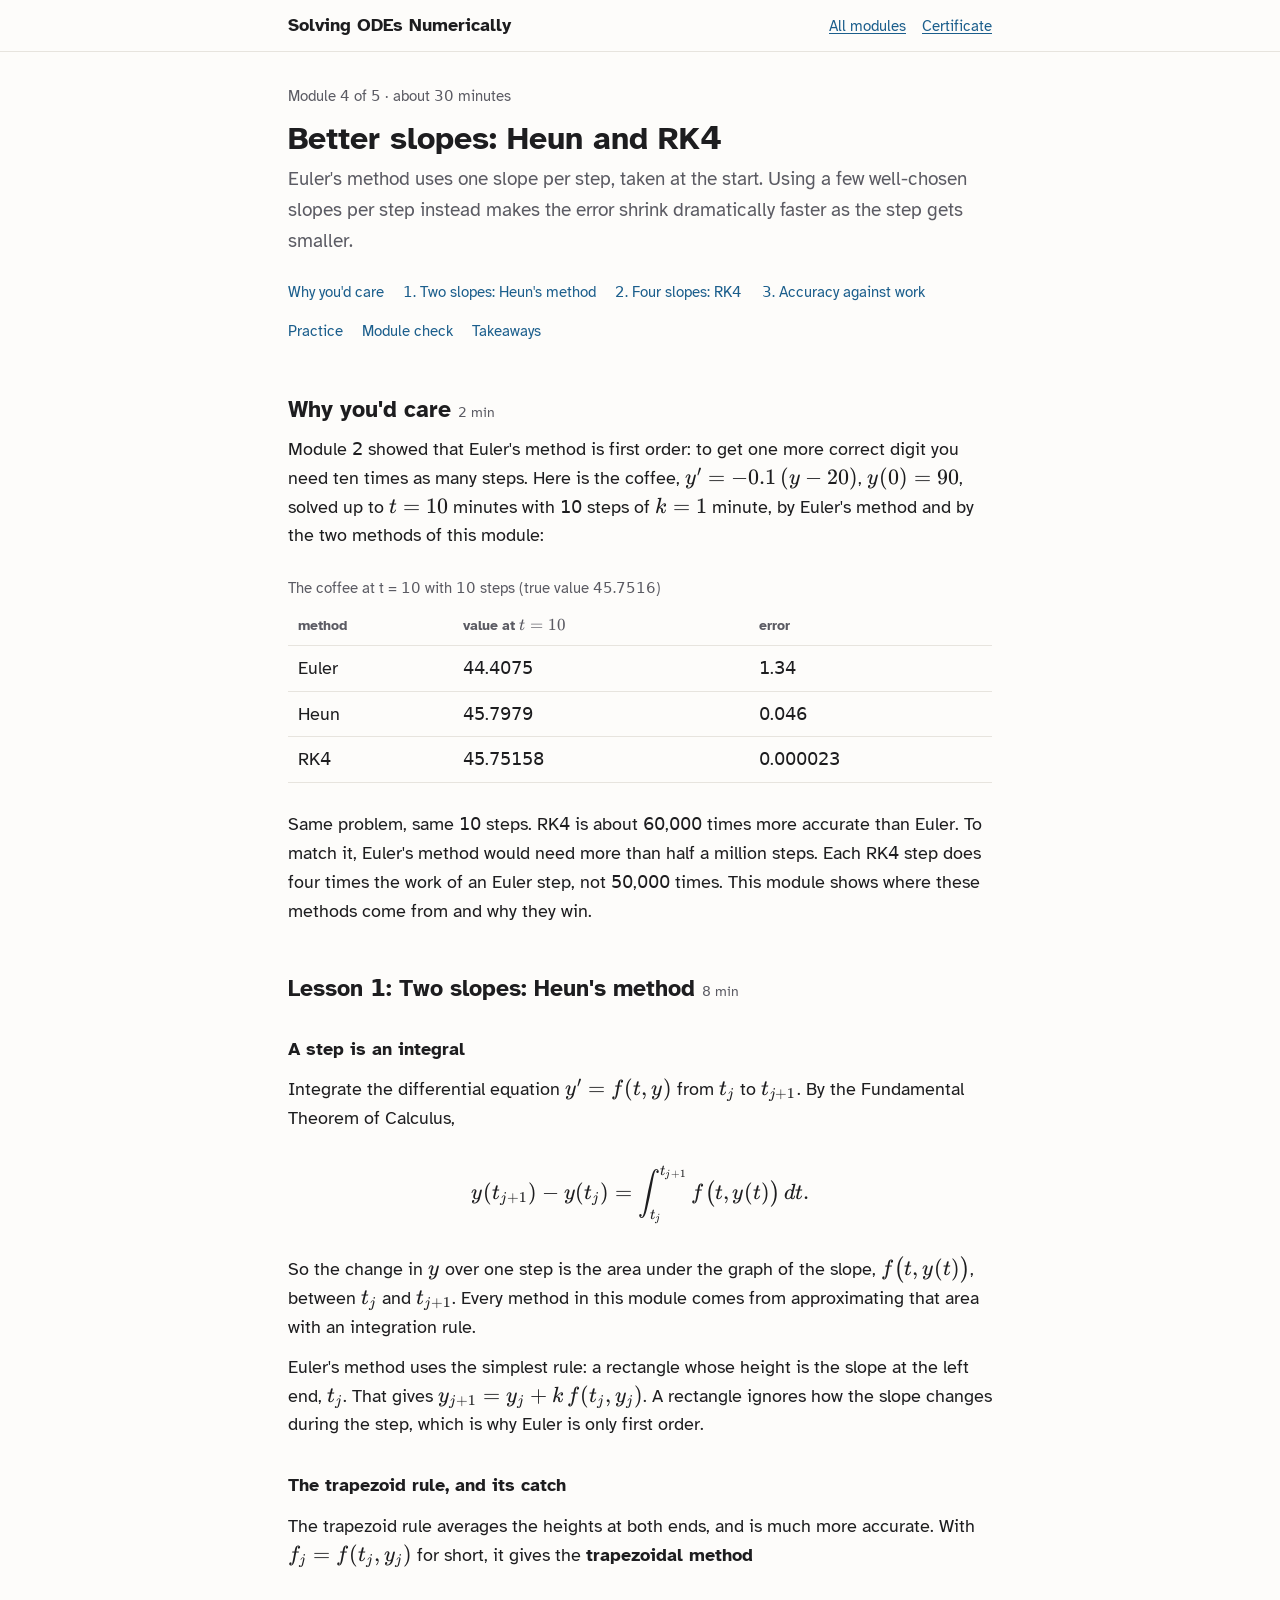
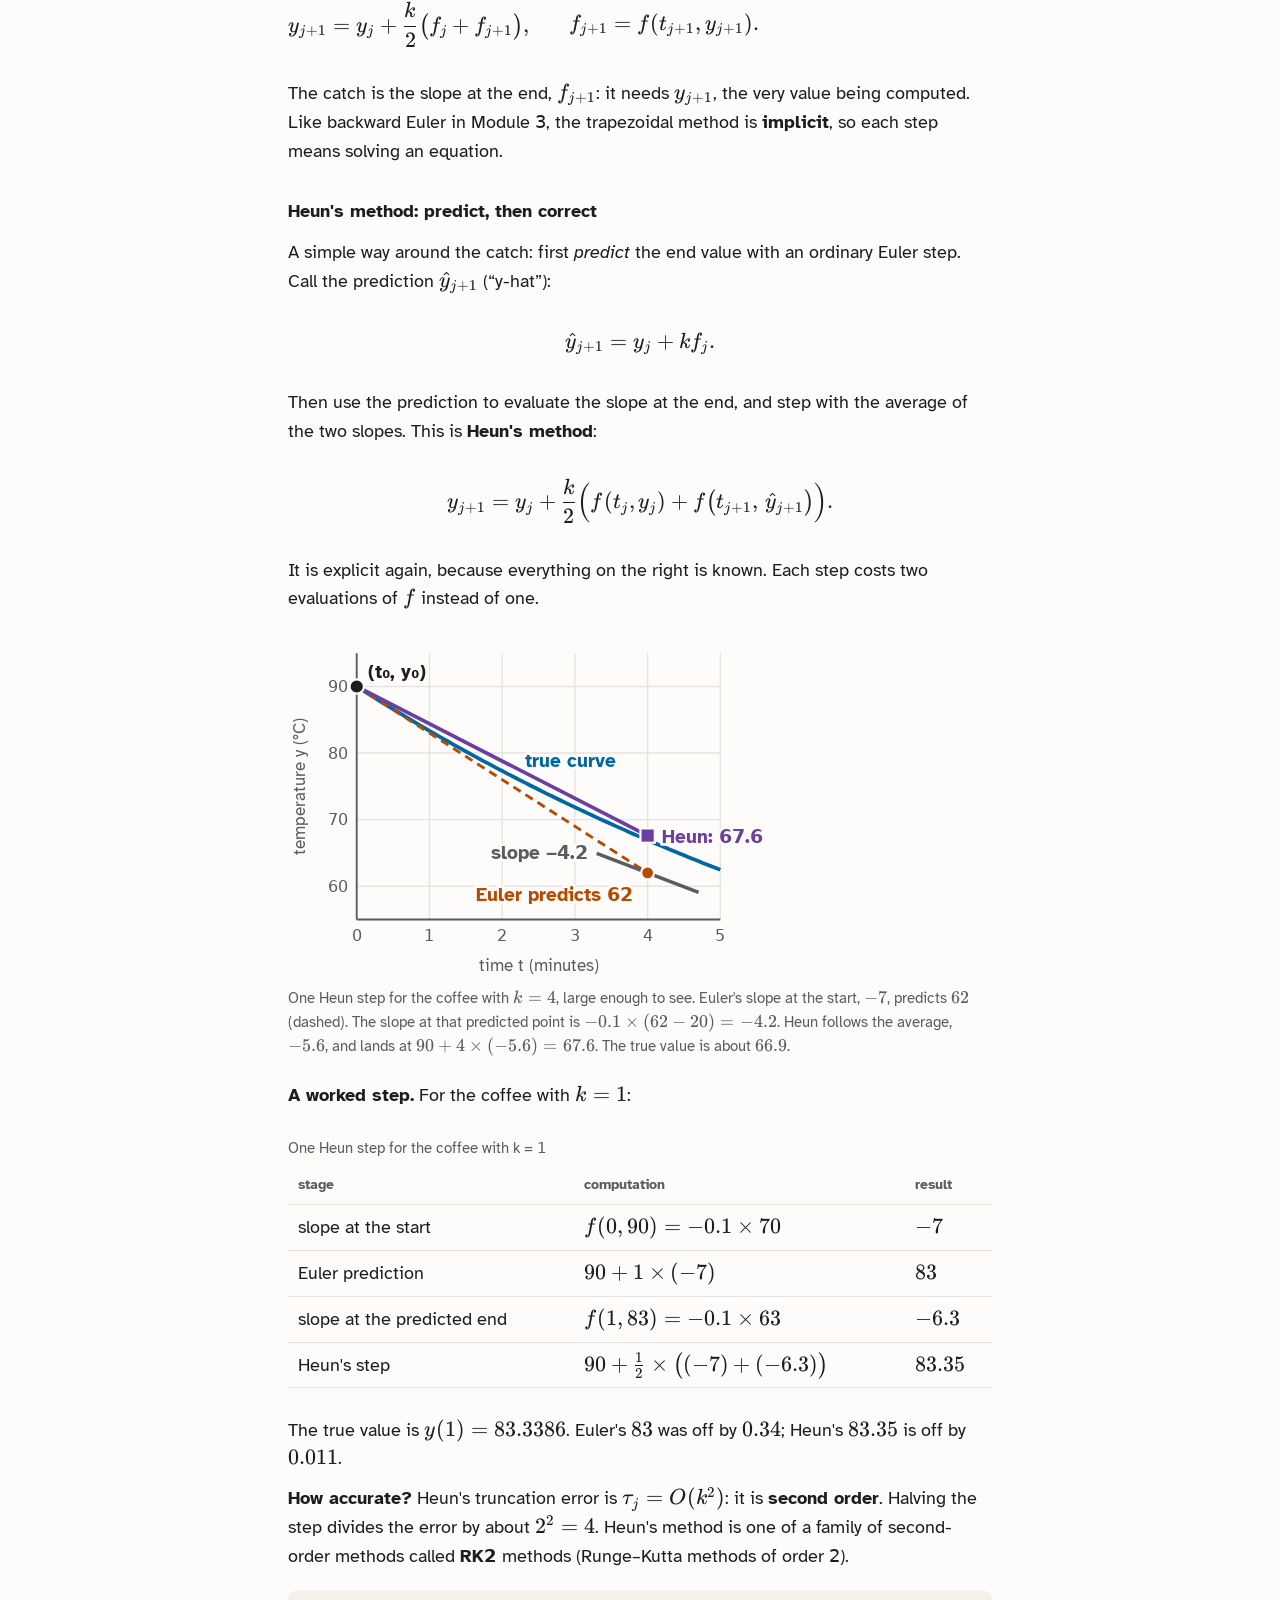
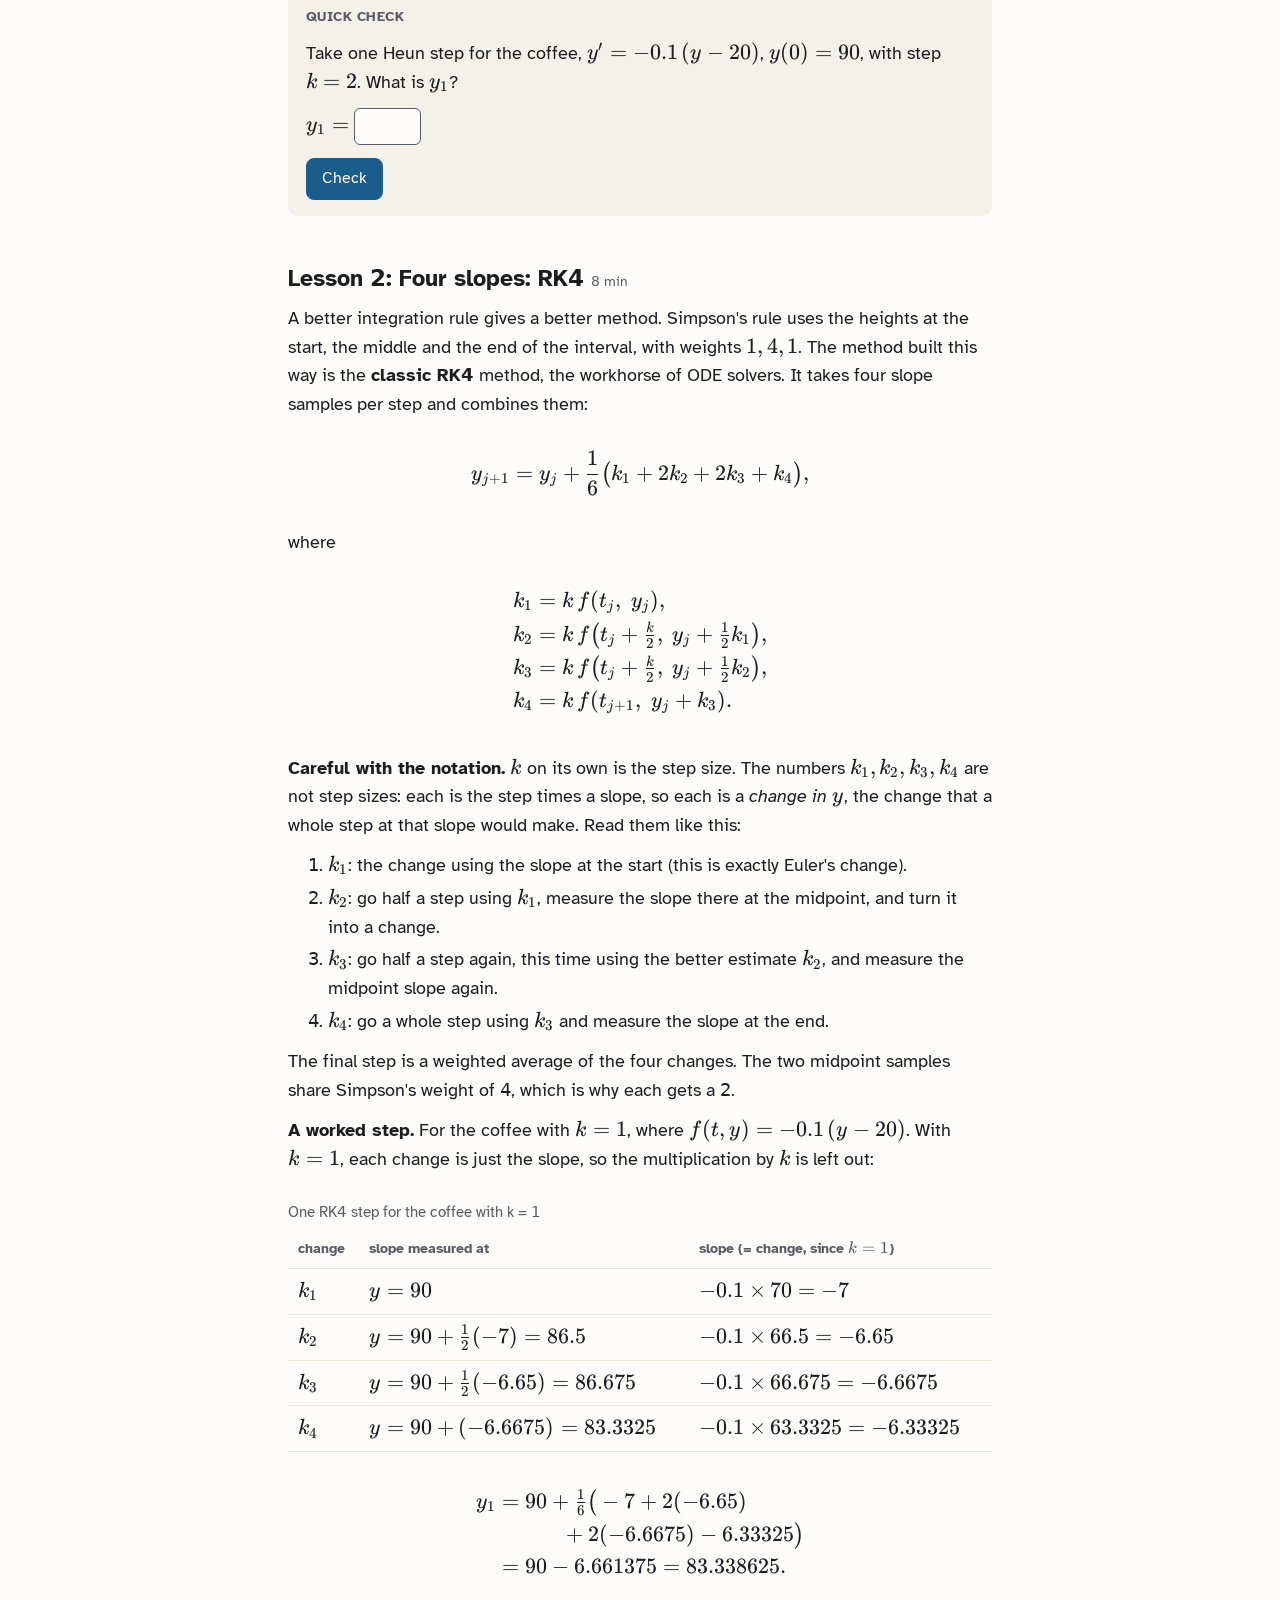
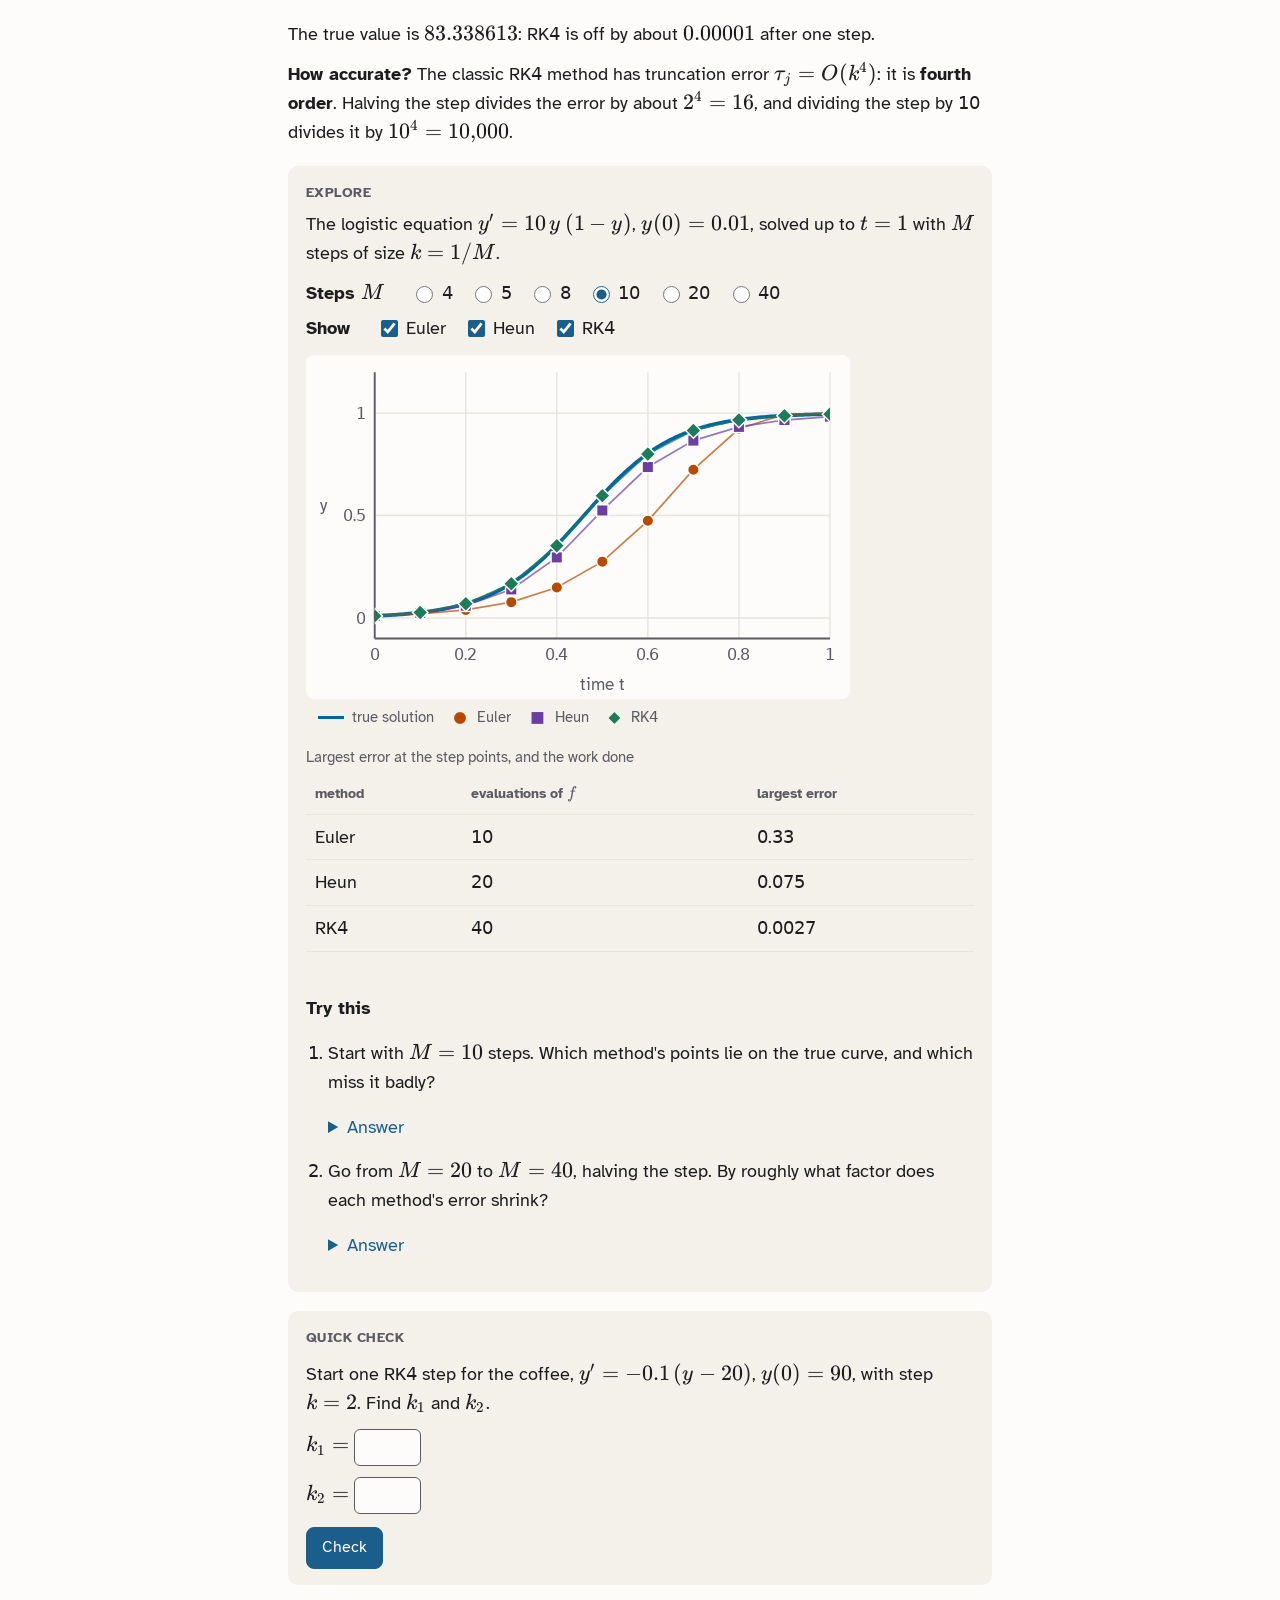
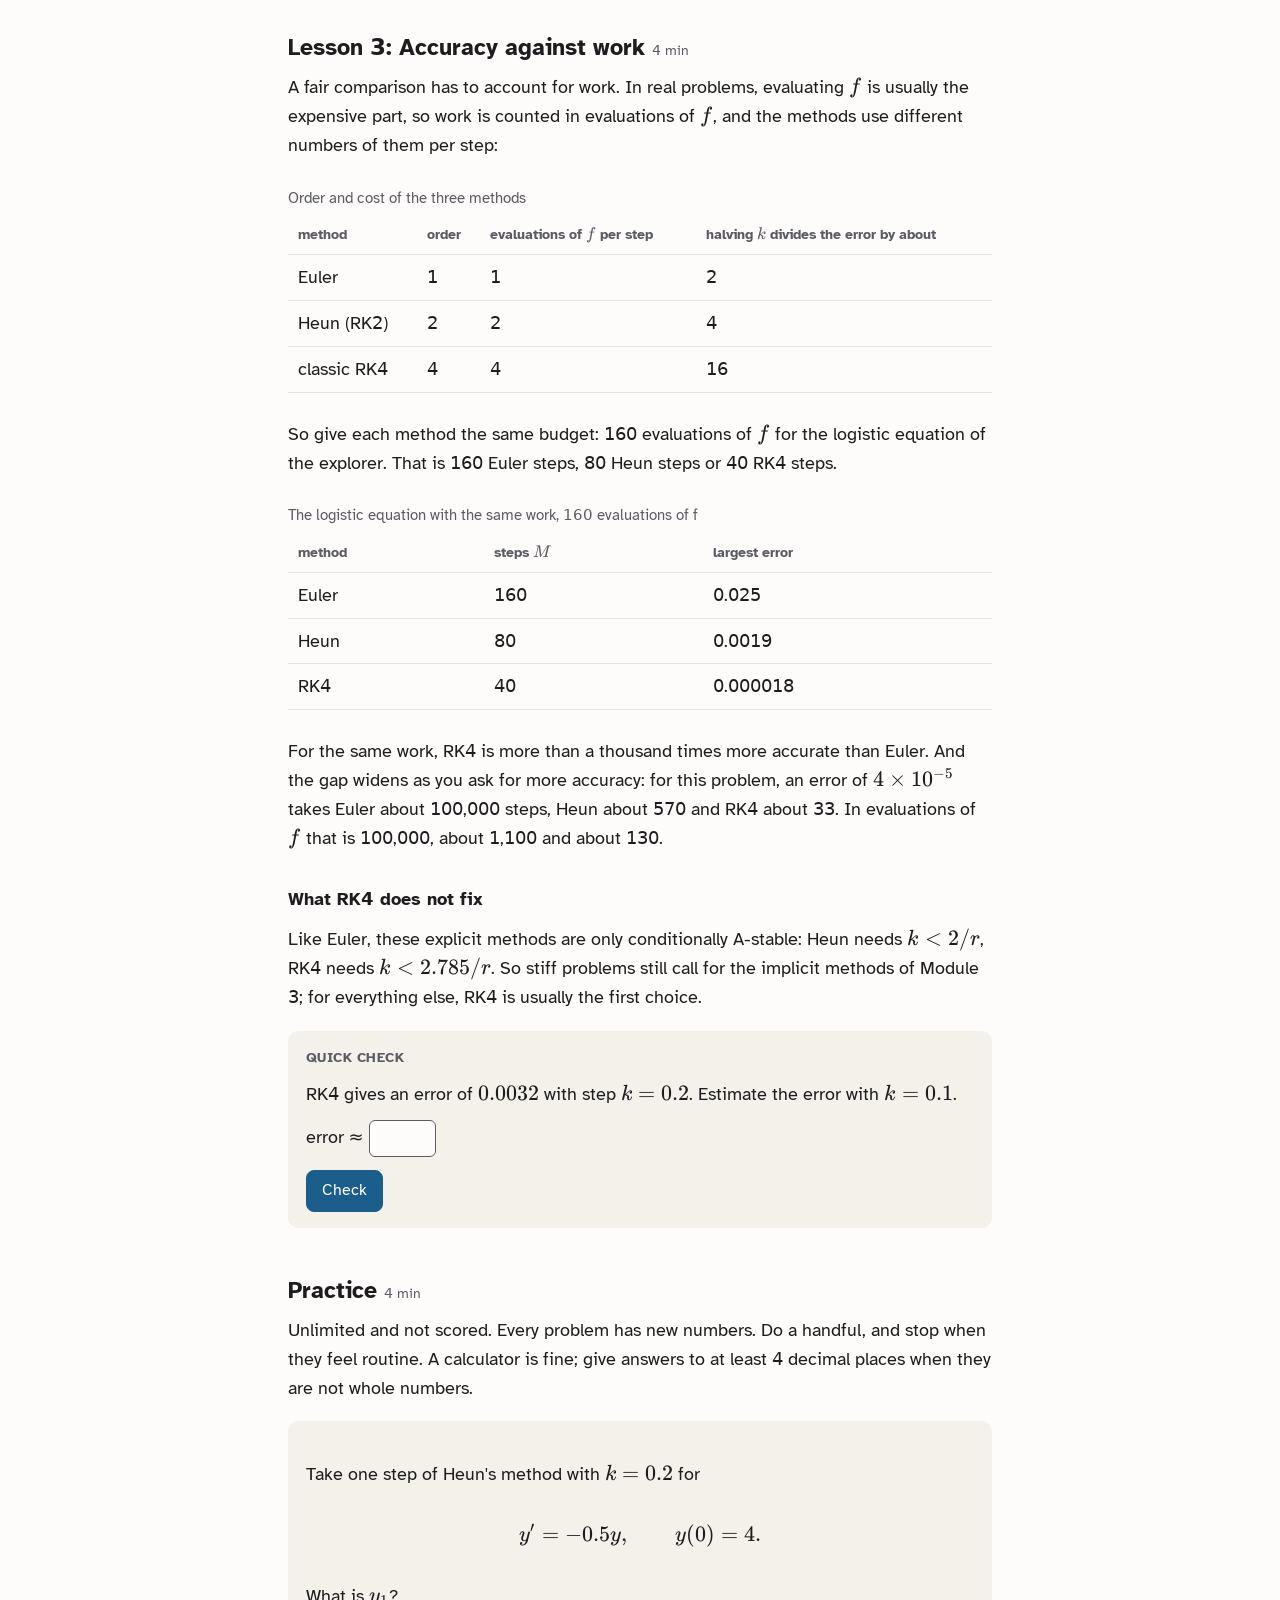
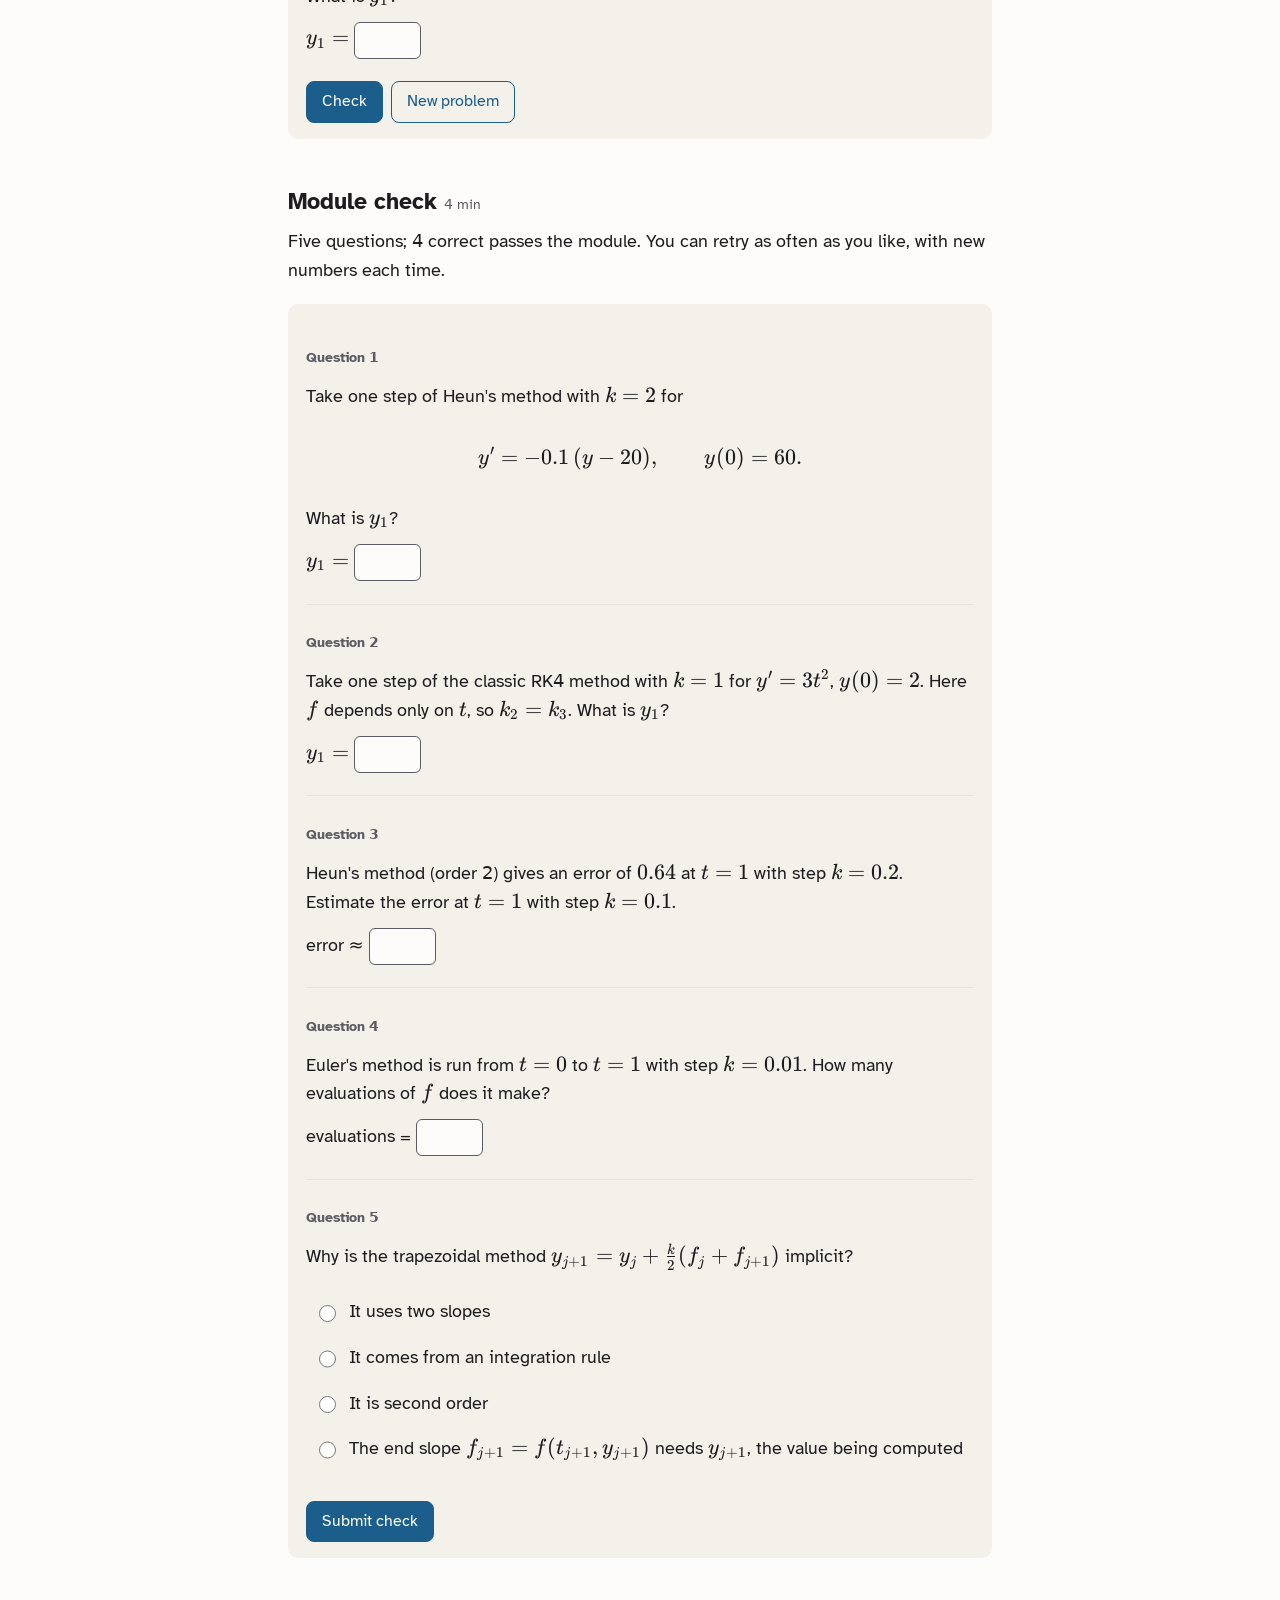
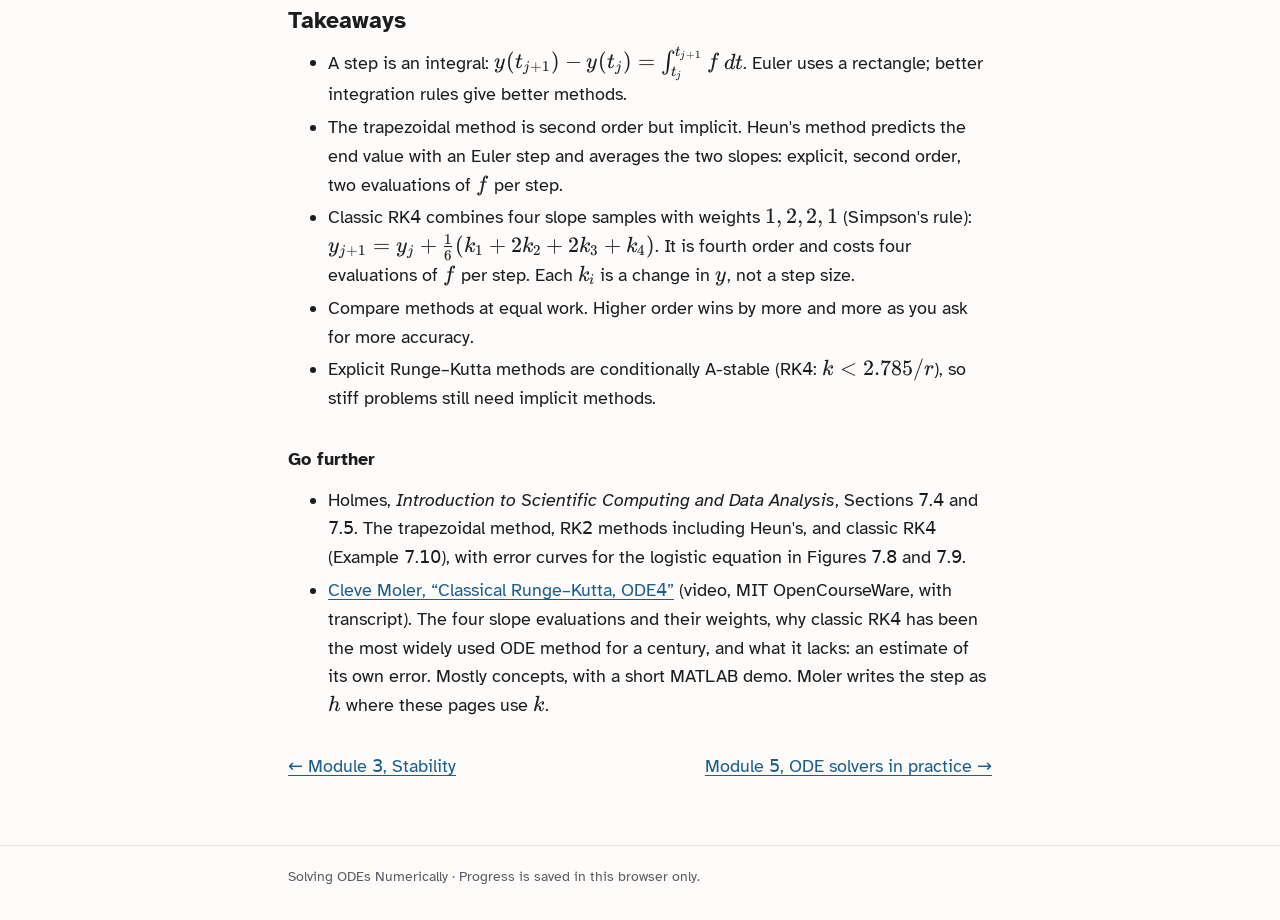
<file: modules/04-heun-rk4.html>
<!doctype html>
<html lang="en">
<head>
<meta charset="utf-8">
<meta name="viewport" content="width=device-width, initial-scale=1">
<title>Module 4: Heun and RK4 · Solving ODEs Numerically</title>
<meta name="description" content="Better slopes per step: the trapezoidal method, Heun's method and the classic RK4 method, their order of accuracy, and accuracy against work. About 30 minutes.">
<link rel="stylesheet" href="../assets/vendor/katex/katex.min.css">
<link rel="stylesheet" href="../assets/style.css">
<script defer src="../assets/vendor/katex/katex.min.js"></script>
<script defer src="../assets/vendor/katex/auto-render.min.js"></script>
<script defer src="../assets/core.js"></script>
<script defer src="../assets/plot.js"></script>
<script defer src="../assets/m04.js"></script>
</head>
<body>
<a class="skip-link" href="#main">Skip to content</a>
<header class="site-header">
  <div class="site-header-inner">
    <a class="site-title" href="../index.html">Solving ODEs Numerically</a>
    <nav aria-label="Site"><a href="../index.html">All modules</a><a href="../certificate.html">Certificate</a></nav>
  </div>
</header>

<main id="main">
  <p class="meta" style="margin-top:2rem">Module 4 of 5 · about 30 minutes</p>
  <h1 style="margin-top:0.2rem">Better slopes: Heun and RK4</h1>
  <p class="lede">Euler's method uses one slope per step, taken at the start. Using a few well-chosen slopes per step instead makes the error shrink dramatically faster as the step gets smaller.</p>

  <nav aria-label="On this page">
    <ul class="module-map">
      <li><a href="#why">Why you'd care</a></li>
      <li><a href="#lesson1">1. Two slopes: Heun's method</a></li>
      <li><a href="#lesson2">2. Four slopes: RK4</a></li>
      <li><a href="#lesson3">3. Accuracy against work</a></li>
      <li><a href="#practice-h">Practice</a></li>
      <li><a href="#check-h">Module check</a></li>
      <li><a href="#takeaways">Takeaways</a></li>
    </ul>
  </nav>

  <!-- ============ WHY ============ -->
  <h2 id="why">Why you'd care <span class="time">2 min</span></h2>
  <p>Module 2 showed that Euler's method is first order: to get one more correct digit you need ten times as many steps. Here is the coffee, $y' = -0.1\,(y - 20)$, $y(0) = 90$, solved up to $t = 10$ minutes with 10 steps of $k = 1$ minute, by Euler's method and by the two methods of this module:</p>
  <div class="table-wrap">
    <table>
      <caption>The coffee at t = 10 with 10 steps (true value 45.7516)</caption>
      <thead><tr><th scope="col">method</th><th scope="col">value at $t = 10$</th><th scope="col">error</th></tr></thead>
      <tbody>
        <tr><td>Euler</td><td>44.4075</td><td>1.34</td></tr>
        <tr><td>Heun</td><td>45.7979</td><td>0.046</td></tr>
        <tr><td>RK4</td><td>45.75158</td><td>0.000023</td></tr>
      </tbody>
    </table>
  </div>
  <p>Same problem, same 10 steps. RK4 is about 60,000 times more accurate than Euler. To match it, Euler's method would need more than half a million steps. Each RK4 step does four times the work of an Euler step, not 50,000 times. This module shows where these methods come from and why they win.</p>

  <!-- ============ LESSON 1 ============ -->
  <h2 id="lesson1">Lesson 1: Two slopes: Heun's method <span class="time">8 min</span></h2>
  <h3>A step is an integral</h3>
  <p>Integrate the differential equation $y' = f(t, y)$ from $t_j$ to $t_{j+1}$. By the Fundamental Theorem of Calculus,</p>
  <div class="display">$$y(t_{j+1}) - y(t_j) = \int_{t_j}^{t_{j+1}} f\big(t, y(t)\big)\, dt .$$</div>
  <p>So the change in $y$ over one step is the area under the graph of the slope, $f\big(t, y(t)\big)$, between $t_j$ and $t_{j+1}$. Every method in this module comes from approximating that area with an integration rule.</p>
  <p>Euler's method uses the simplest rule: a rectangle whose height is the slope at the left end, $t_j$. That gives $y_{j+1} = y_j + k\,f(t_j, y_j)$. A rectangle ignores how the slope changes during the step, which is why Euler is only first order.</p>
  <h3>The trapezoid rule, and its catch</h3>
  <p>The trapezoid rule averages the heights at both ends, and is much more accurate. With $f_j = f(t_j, y_j)$ for short, it gives the <strong>trapezoidal method</strong></p>
  <div class="display-pair"><div class="display">$$y_{j+1} = y_j + \frac{k}{2}\big(f_j + f_{j+1}\big),$$</div><div class="display">$$f_{j+1} = f(t_{j+1}, y_{j+1}).$$</div></div>
  <p>The catch is the slope at the end, $f_{j+1}$: it needs $y_{j+1}$, the very value being computed. Like backward Euler in Module 3, the trapezoidal method is <strong>implicit</strong>, so each step means solving an equation.</p>
  <h3>Heun's method: predict, then correct</h3>
  <p>A simple way around the catch: first <em>predict</em> the end value with an ordinary Euler step. Call the prediction $\hat y_{j+1}$ (“y-hat”):</p>
  <div class="display">$$\hat y_{j+1} = y_j + k f_j .$$</div>
  <p>Then use the prediction to evaluate the slope at the end, and step with the average of the two slopes. This is <strong>Heun's method</strong>:</p>
  <div class="display">$$y_{j+1} = y_j + \frac{k}{2}\Big(f(t_j, y_j) + f\big(t_{j+1},\, \hat y_{j+1}\big)\Big).$$</div>
  <p>It is explicit again, because everything on the right is known. Each step costs two evaluations of $f$ instead of one.</p>

  <figure class="plotfig">
    <svg id="fig-heun" class="plot" role="img" aria-label="One step of length 4 for the cooling coffee, starting at (0, 90). The true curve bends down to about 66.9 at time 4. A dashed Euler line with slope minus 7 predicts 62 at time 4. At that predicted point the slope is minus 4.2, shown as a short segment. Heun's step uses the average slope, minus 5.6, and lands at 67.6, much closer to the true value than Euler's 62."></svg>
    <figcaption>One Heun step for the coffee with $k = 4$, large enough to see. Euler's slope at the start, $-7$, predicts $62$ (dashed). The slope at that predicted point is $-0.1 \times (62 - 20) = -4.2$. Heun follows the average, $-5.6$, and lands at $90 + 4 \times (-5.6) = 67.6$. The true value is about $66.9$.</figcaption>
  </figure>

  <p><strong>A worked step.</strong> For the coffee with $k = 1$:</p>
  <div class="table-wrap">
    <table class="stack">
      <caption>One Heun step for the coffee with k = 1</caption>
      <thead><tr><th scope="col">stage</th><th scope="col">computation</th><th scope="col">result</th></tr></thead>
      <tbody>
        <tr><td data-label="stage">slope at the start</td><td data-label="computation">$f(0, 90) = -0.1 \times 70$</td><td data-label="result">$-7$</td></tr>
        <tr><td data-label="stage">Euler prediction</td><td data-label="computation">$90 + 1 \times (-7)$</td><td data-label="result">$83$</td></tr>
        <tr><td data-label="stage">slope at the predicted end</td><td data-label="computation">$f(1, 83) = -0.1 \times 63$</td><td data-label="result">$-6.3$</td></tr>
        <tr><td data-label="stage">Heun's step</td><td data-label="computation">$90 + \tfrac12 \times \big((-7) + (-6.3)\big)$</td><td data-label="result">$83.35$</td></tr>
      </tbody>
    </table>
  </div>
  <p>The true value is $y(1) = 83.3386$. Euler's $83$ was off by $0.34$; Heun's $83.35$ is off by $0.011$.</p>
  <p><strong>How accurate?</strong> Heun's truncation error is $\tau_j = O(k^2)$: it is <strong>second order</strong>. Halving the step divides the error by about $2^2 = 4$. Heun's method is one of a family of second-order methods called <strong>RK2</strong> methods (Runge–Kutta methods of order 2).</p>

  <section class="panel" aria-label="Quick check, Lesson 1">
    <p class="panel-label">Quick check</p>
    <div id="qc1"></div>
  </section>

  <!-- ============ LESSON 2 ============ -->
  <h2 id="lesson2">Lesson 2: Four slopes: RK4 <span class="time">8 min</span></h2>
  <p>A better integration rule gives a better method. Simpson's rule uses the heights at the start, the middle and the end of the interval, with weights $1, 4, 1$. The method built this way is the <strong>classic RK4</strong> method, the workhorse of ODE solvers. It takes four slope samples per step and combines them:</p>
  <div class="display">$$y_{j+1} = y_j + \frac16\big(k_1 + 2k_2 + 2k_3 + k_4\big),$$</div>
  <p>where</p>
  <div class="display">$$\begin{aligned}
    k_1 &= k\, f(t_j,\; y_j), \\
    k_2 &= k\, f\big(t_j + \tfrac{k}{2},\; y_j + \tfrac12 k_1\big), \\
    k_3 &= k\, f\big(t_j + \tfrac{k}{2},\; y_j + \tfrac12 k_2\big), \\
    k_4 &= k\, f(t_{j+1},\; y_j + k_3).
  \end{aligned}$$</div>
  <p><strong>Careful with the notation.</strong> $k$ on its own is the step size. The numbers $k_1, k_2, k_3, k_4$ are not step sizes: each is the step times a slope, so each is a <em>change in $y$</em>, the change that a whole step at that slope would make. Read them like this:</p>
  <ol>
    <li>$k_1$: the change using the slope at the start (this is exactly Euler's change).</li>
    <li>$k_2$: go half a step using $k_1$, measure the slope there at the midpoint, and turn it into a change.</li>
    <li>$k_3$: go half a step again, this time using the better estimate $k_2$, and measure the midpoint slope again.</li>
    <li>$k_4$: go a whole step using $k_3$ and measure the slope at the end.</li>
  </ol>
  <p>The final step is a weighted average of the four changes. The two midpoint samples share Simpson's weight of 4, which is why each gets a 2.</p>
  <p><strong>A worked step.</strong> For the coffee with $k = 1$, where $f(t, y) = -0.1\,(y - 20)$. With $k = 1$, each change is just the slope, so the multiplication by $k$ is left out:</p>
  <div class="table-wrap">
    <table class="stack">
      <caption>One RK4 step for the coffee with k = 1</caption>
      <thead><tr><th scope="col">change</th><th scope="col">slope measured at</th><th scope="col">slope (= change, since $k = 1$)</th></tr></thead>
      <tbody>
        <tr><td data-label="change"><span aria-hidden="true">$k_1$</span><span class="visually-hidden">k 1</span></td><td data-label="slope measured at">$y = 90$</td><td data-label="slope (= change, since k = 1)">$-0.1 \times 70 = -7$</td></tr>
        <tr><td data-label="change"><span aria-hidden="true">$k_2$</span><span class="visually-hidden">k 2</span></td><td data-label="slope measured at">$y = 90 + \tfrac12(-7) = 86.5$</td><td data-label="slope (= change, since k = 1)">$-0.1 \times 66.5 = -6.65$</td></tr>
        <tr><td data-label="change"><span aria-hidden="true">$k_3$</span><span class="visually-hidden">k 3</span></td><td data-label="slope measured at">$y = 90 + \tfrac12(-6.65) = 86.675$</td><td data-label="slope (= change, since k = 1)">$-0.1 \times 66.675 = -6.6675$</td></tr>
        <tr><td data-label="change"><span aria-hidden="true">$k_4$</span><span class="visually-hidden">k 4</span></td><td data-label="slope measured at">$y = 90 + (-6.6675) = 83.3325$</td><td data-label="slope (= change, since k = 1)">$-0.1 \times 63.3325 = -6.33325$</td></tr>
      </tbody>
    </table>
  </div>
  <div class="display">$$\begin{aligned} y_1 &= 90 + \tfrac16\big(-7 + 2(-6.65) \\ &\qquad\quad + 2(-6.6675) - 6.33325\big) \\ &= 90 - 6.661375 = 83.338625 . \end{aligned}$$</div>
  <p>The true value is $83.338613$: RK4 is off by about $0.00001$ after one step.</p>
  <p><strong>How accurate?</strong> The classic RK4 method has truncation error $\tau_j = O(k^4)$: it is <strong>fourth order</strong>. Halving the step divides the error by about $2^4 = 16$, and dividing the step by 10 divides it by $10^4 = 10{,}000$.</p>

  <section class="panel" aria-label="Explore: Euler, Heun and RK4 on the logistic equation">
    <p class="panel-label">Explore</p>
    <div id="ex-compare"></div>
    <h3 style="margin-top:1.6rem">Try this</h3>
    <ol class="tries">
      <li>
        <p>Start with $M = 10$ steps. Which method's points lie on the true curve, and which miss it badly?</p>
        <details><summary>Answer</summary><p>RK4's points sit on the curve (error about $0.003$). Heun's are close (about $0.08$). Euler's lag far behind the steep rise (about $0.33$).</p></details>
      </li>
      <li>
        <p>Go from $M = 20$ to $M = 40$, halving the step. By roughly what factor does each method's error shrink?</p>
        <details><summary>Answer</summary><p>Euler: about 2. Heun: about 3.5. RK4: about 13. As $M$ grows further these approach $2$, $4$ and $16$, the factors predicted by the orders 1, 2 and 4.</p></details>
      </li>
    </ol>
  </section>

  <section class="panel" aria-label="Quick check, Lesson 2">
    <p class="panel-label">Quick check</p>
    <div id="qc2"></div>
  </section>

  <!-- ============ LESSON 3 ============ -->
  <h2 id="lesson3">Lesson 3: Accuracy against work <span class="time">4 min</span></h2>
  <p>A fair comparison has to account for work. In real problems, evaluating $f$ is usually the expensive part, so work is counted in evaluations of $f$, and the methods use different numbers of them per step:</p>
  <div class="table-wrap">
    <table>
      <caption>Order and cost of the three methods</caption>
      <thead><tr><th scope="col">method</th><th scope="col">order</th><th scope="col">evaluations of $f$ per step</th><th scope="col">halving $k$ divides the error by about</th></tr></thead>
      <tbody>
        <tr><td>Euler</td><td>1</td><td>1</td><td>2</td></tr>
        <tr><td>Heun (RK2)</td><td>2</td><td>2</td><td>4</td></tr>
        <tr><td>classic RK4</td><td>4</td><td>4</td><td>16</td></tr>
      </tbody>
    </table>
  </div>
  <p>So give each method the same budget: 160 evaluations of $f$ for the logistic equation of the explorer. That is 160 Euler steps, 80 Heun steps or 40 RK4 steps.</p>
  <div class="table-wrap">
    <table>
      <caption>The logistic equation with the same work, 160 evaluations of f</caption>
      <thead><tr><th scope="col">method</th><th scope="col">steps $M$</th><th scope="col">largest error</th></tr></thead>
      <tbody>
        <tr><td>Euler</td><td>160</td><td>0.025</td></tr>
        <tr><td>Heun</td><td>80</td><td>0.0019</td></tr>
        <tr><td>RK4</td><td>40</td><td>0.000018</td></tr>
      </tbody>
    </table>
  </div>
  <p>For the same work, RK4 is more than a thousand times more accurate than Euler. And the gap widens as you ask for more accuracy: for this problem, an error of $4 \times 10^{-5}$ takes Euler about 100,000 steps, Heun about 570 and RK4 about 33. In evaluations of $f$ that is 100,000, about 1,100 and about 130.</p>
  <h3>What RK4 does not fix</h3>
  <p>Like Euler, these explicit methods are only conditionally A-stable: Heun needs $k < 2/r$, RK4 needs $k < 2.785/r$. So stiff problems still call for the implicit methods of Module 3; for everything else, RK4 is usually the first choice.</p>

  <section class="panel" aria-label="Quick check, Lesson 3">
    <p class="panel-label">Quick check</p>
    <div id="qc3"></div>
  </section>

  <!-- ============ PRACTICE ============ -->
  <h2 id="practice-h">Practice <span class="time">4 min</span></h2>
  <p>Unlimited and not scored. Every problem has new numbers. Do a handful, and stop when they feel routine. A calculator is fine; give answers to at least 4 decimal places when they are not whole numbers.</p>
  <section class="panel" aria-labelledby="practice-h">
    <div id="practice"></div>
  </section>

  <!-- ============ CHECK ============ -->
  <h2 id="check-h">Module check <span class="time">4 min</span></h2>
  <p>Five questions; 4 correct passes the module. You can retry as often as you like, with new numbers each time.</p>
  <section class="panel" aria-labelledby="check-h">
    <div id="check"></div>
  </section>

  <!-- ============ TAKEAWAYS ============ -->
  <h2 id="takeaways">Takeaways</h2>
  <ul>
    <li>A step is an integral: $y(t_{j+1}) - y(t_j) = \int_{t_j}^{t_{j+1}} f\,dt$. Euler uses a rectangle; better integration rules give better methods.</li>
    <li>The trapezoidal method is second order but implicit. Heun's method predicts the end value with an Euler step and averages the two slopes: explicit, second order, two evaluations of $f$ per step.</li>
    <li>Classic RK4 combines four slope samples with weights $1, 2, 2, 1$ (Simpson's rule): $y_{j+1} = y_j + \tfrac16(k_1 + 2k_2 + 2k_3 + k_4)$. It is fourth order and costs four evaluations of $f$ per step. Each $k_i$ is a change in $y$, not a step size.</li>
    <li>Compare methods at equal work. Higher order wins by more and more as you ask for more accuracy.</li>
    <li>Explicit Runge–Kutta methods are conditionally A-stable (RK4: $k < 2.785/r$), so stiff problems still need implicit methods.</li>
  </ul>

  <h3>Go further</h3>
  <ul>
    <li>Holmes, <em>Introduction to Scientific Computing and Data Analysis</em>, Sections 7.4 and 7.5. The trapezoidal method, RK2 methods including Heun's, and classic RK4 (Example 7.10), with error curves for the logistic equation in Figures 7.8 and 7.9.</li>
    <li><a href="https://ocw.mit.edu/courses/res-18-009-learn-differential-equations-up-close-with-gilbert-strang-and-cleve-moler-fall-2015/resources/classical-runge-kutta-ode4/">Cleve Moler, “Classical Runge–Kutta, ODE4”</a> (video, MIT OpenCourseWare, with transcript). The four slope evaluations and their weights, why classic RK4 has been the most widely used ODE method for a century, and what it lacks: an estimate of its own error. Mostly concepts, with a short MATLAB demo. Moler writes the step as $h$ where these pages use $k$.</li>
  </ul>

  <nav class="next-link" aria-label="Module navigation">
    <a href="03-stability.html">← Module 3, Stability</a>
    <a href="05-in-practice.html">Module 5, ODE solvers in practice →</a>
  </nav>
</main>

<footer><div class="inner">Solving ODEs Numerically · Progress is saved in this browser only.</div></footer>
</body>
</html>
</file>
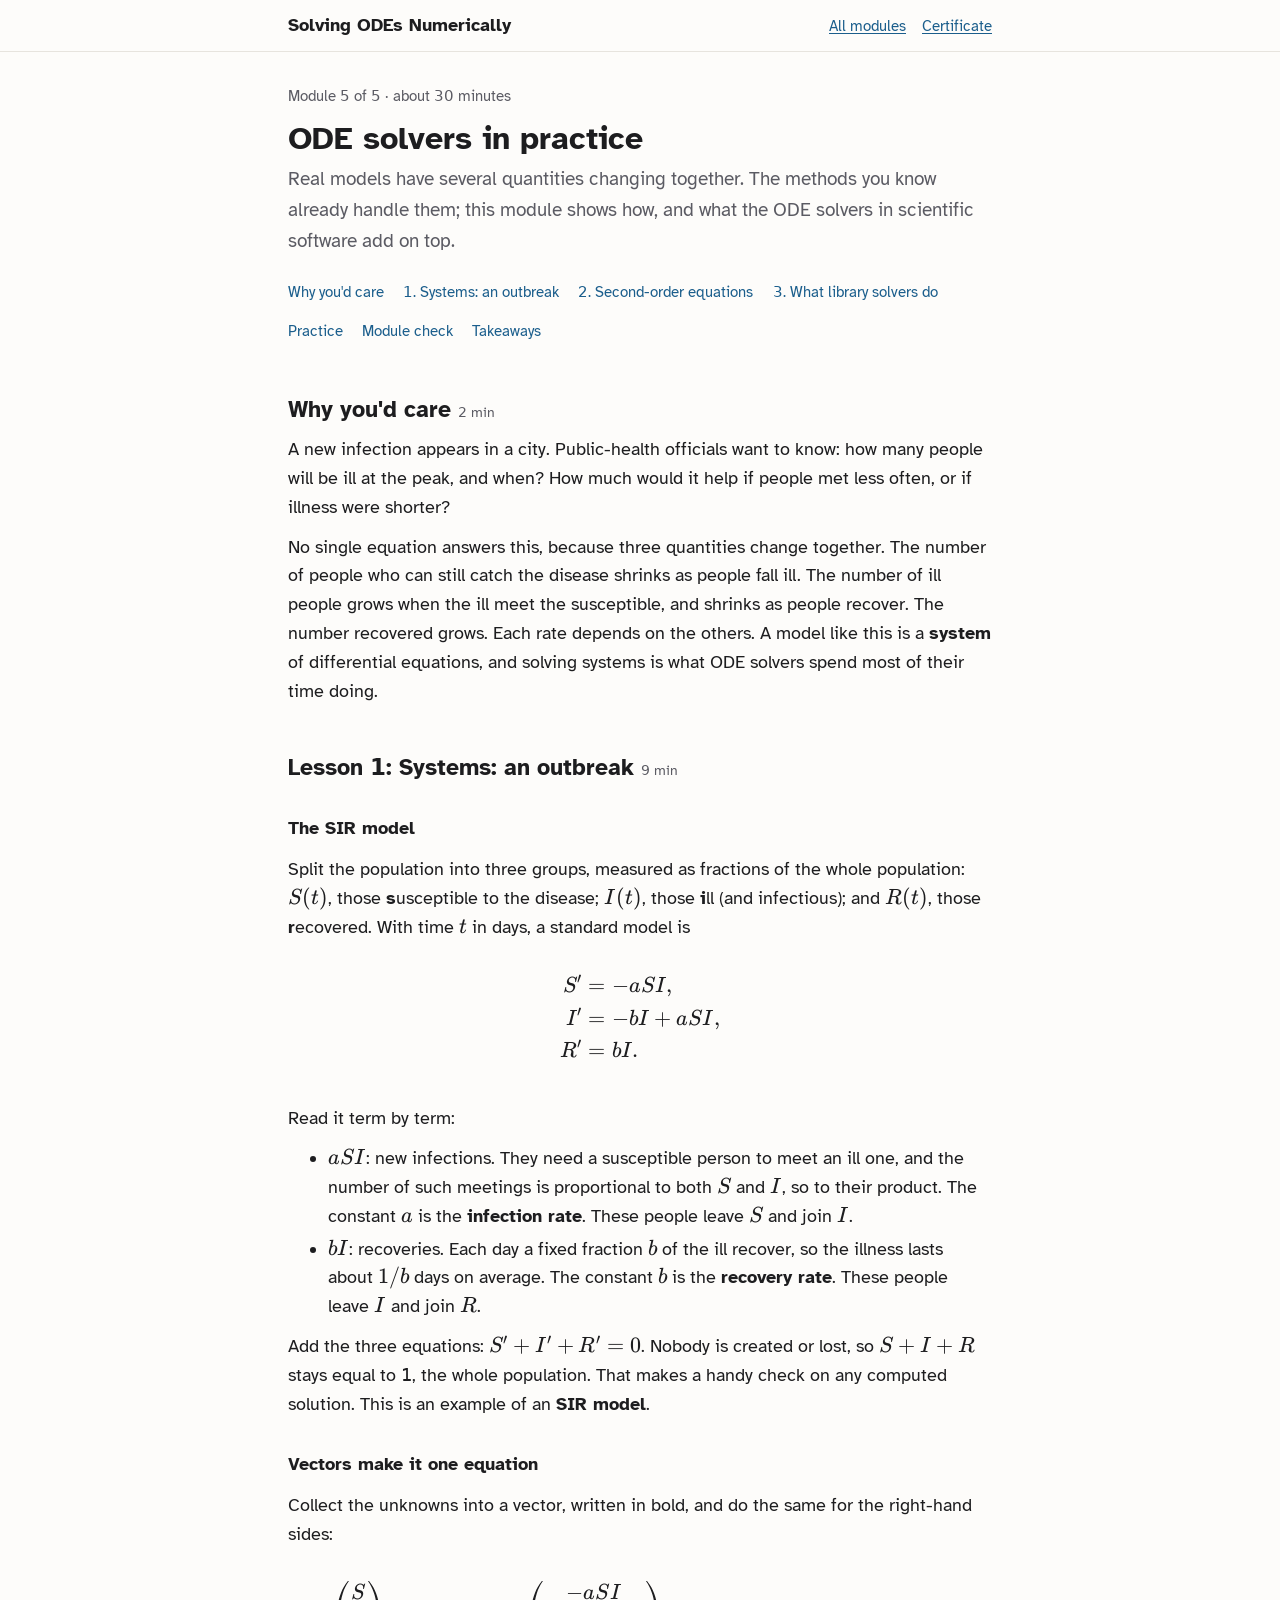
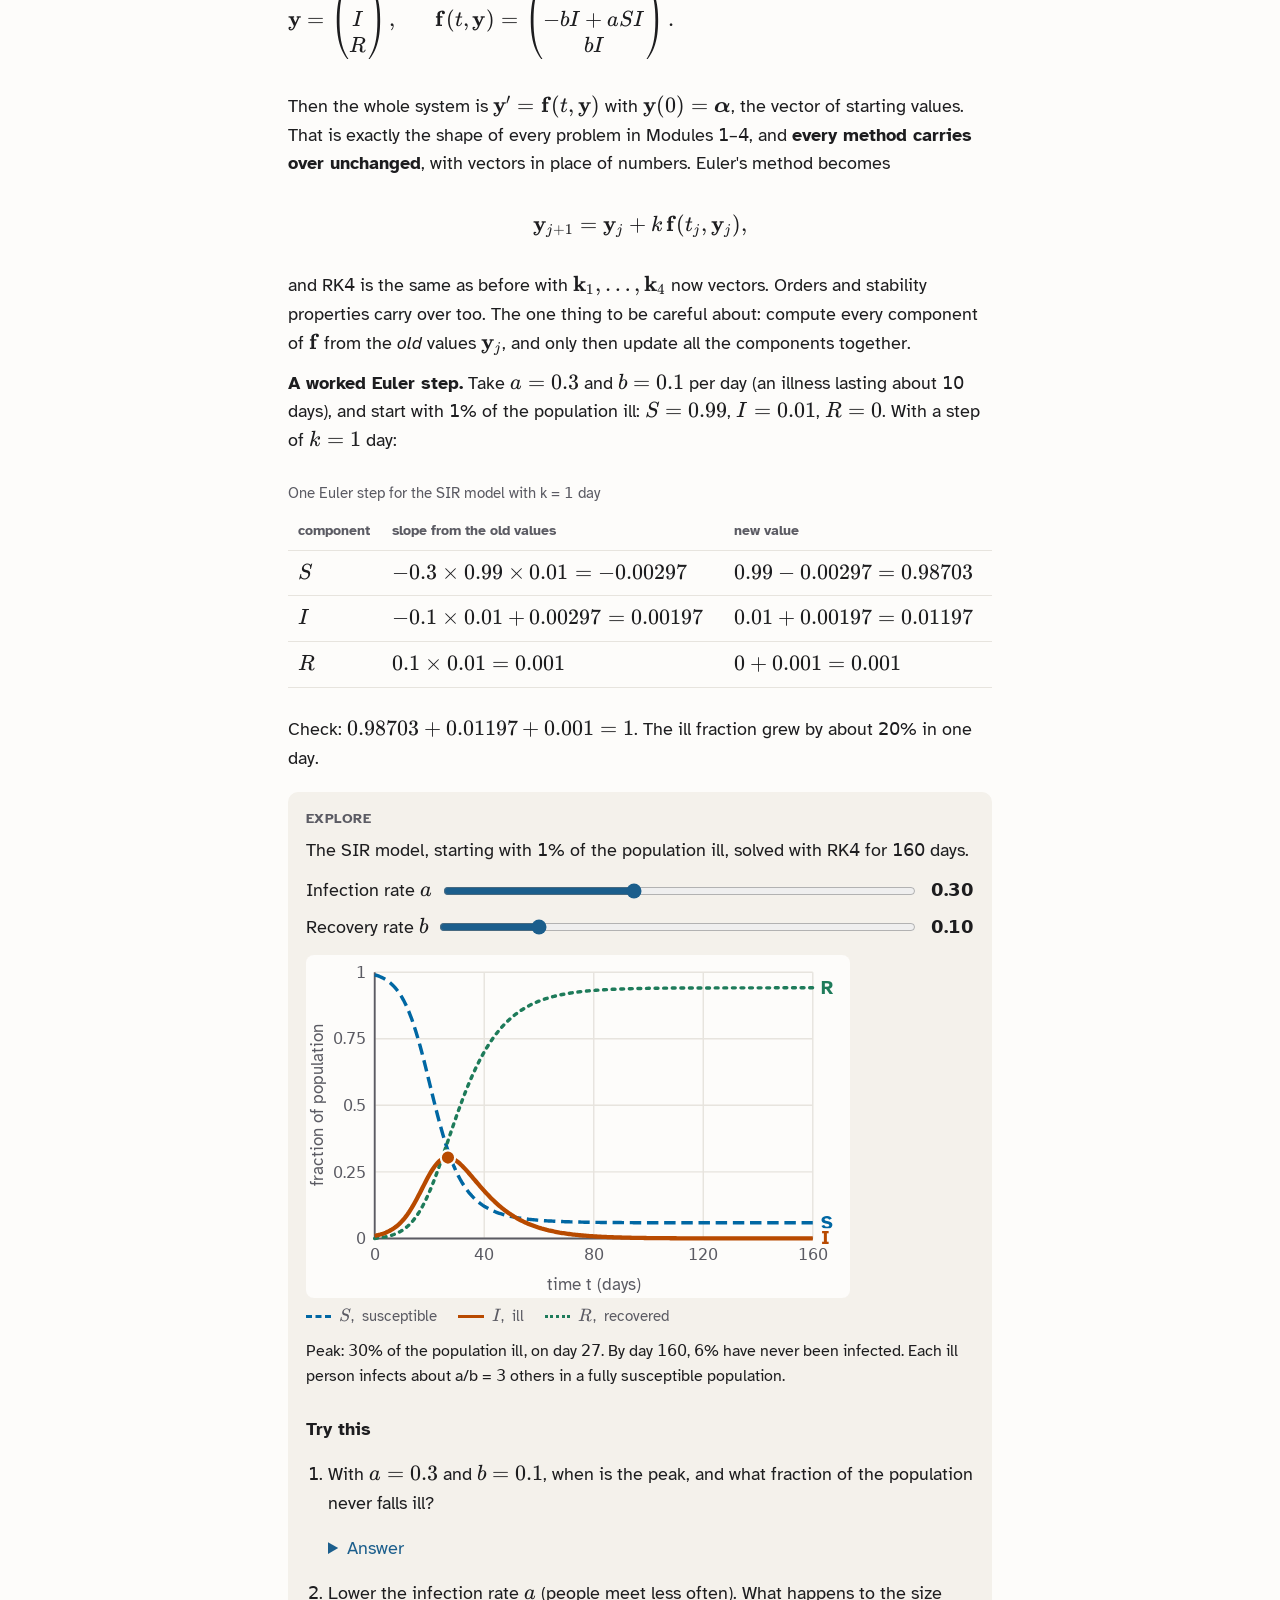
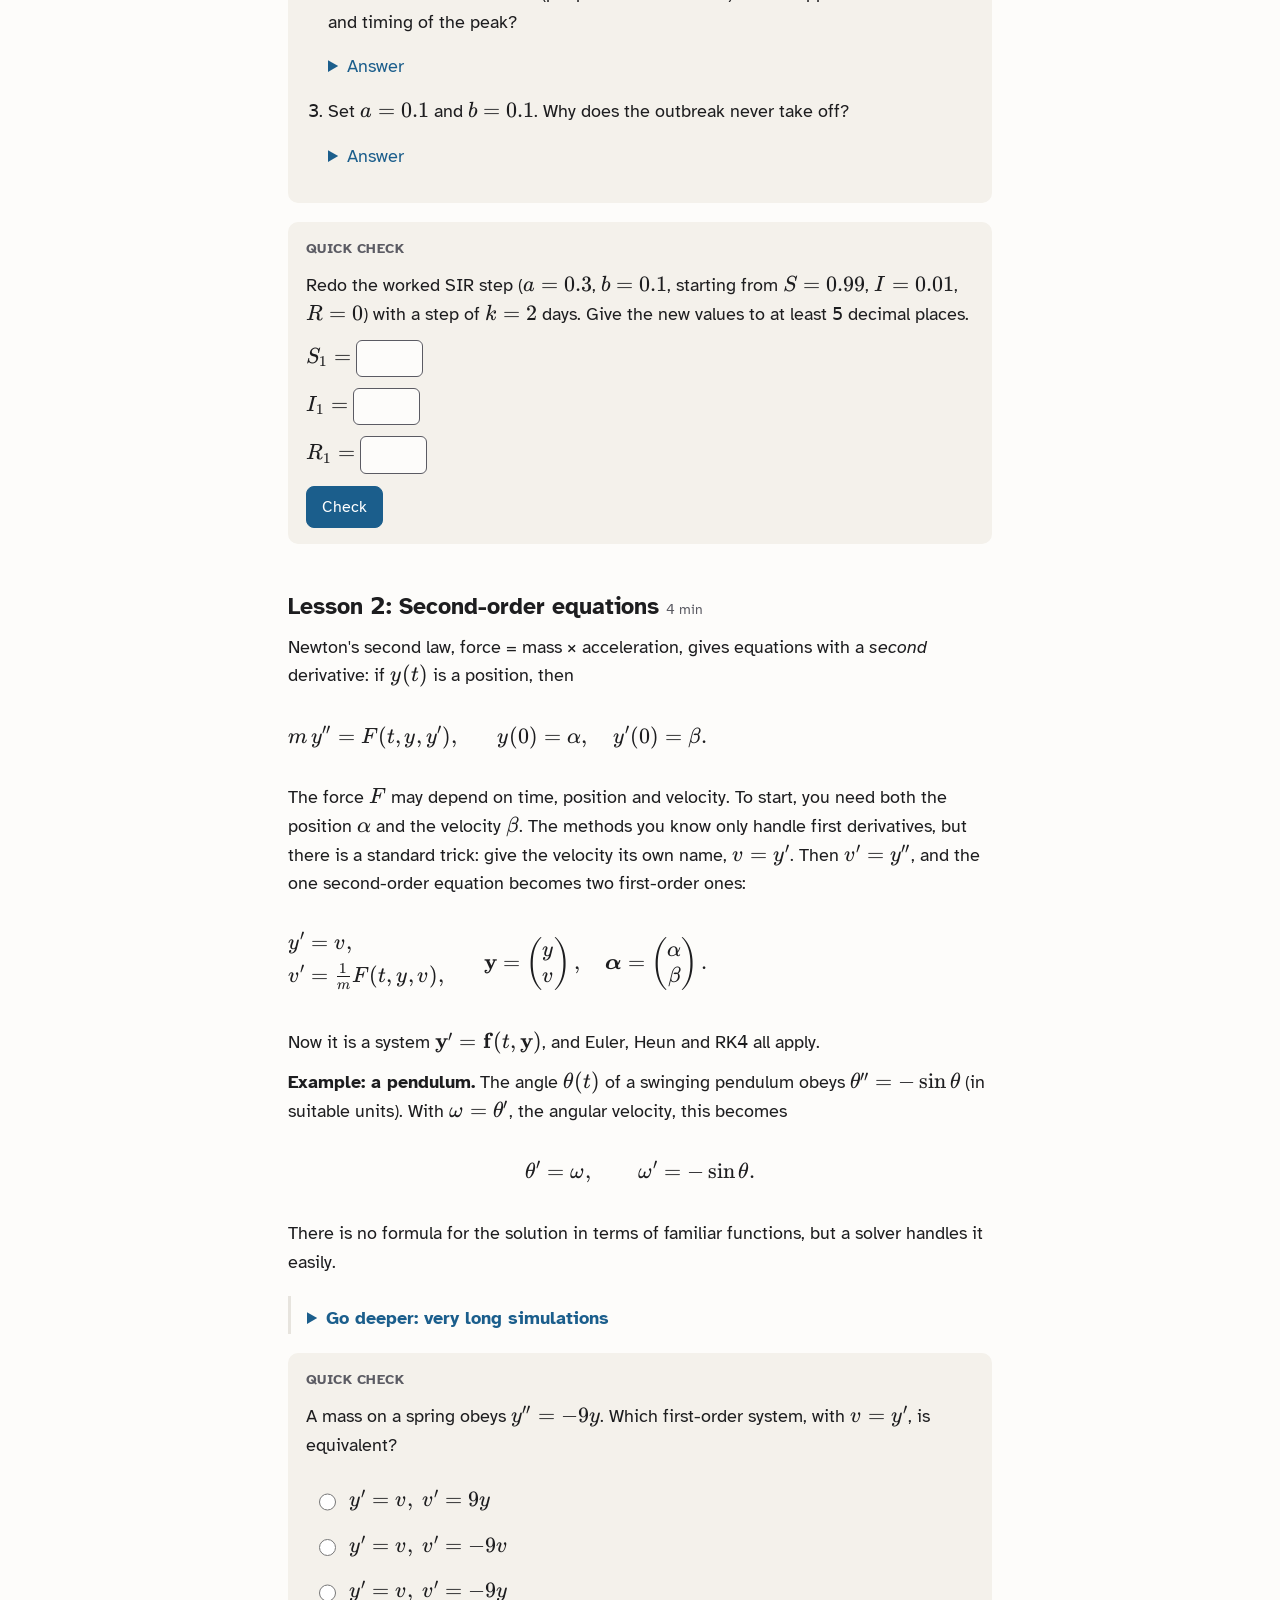
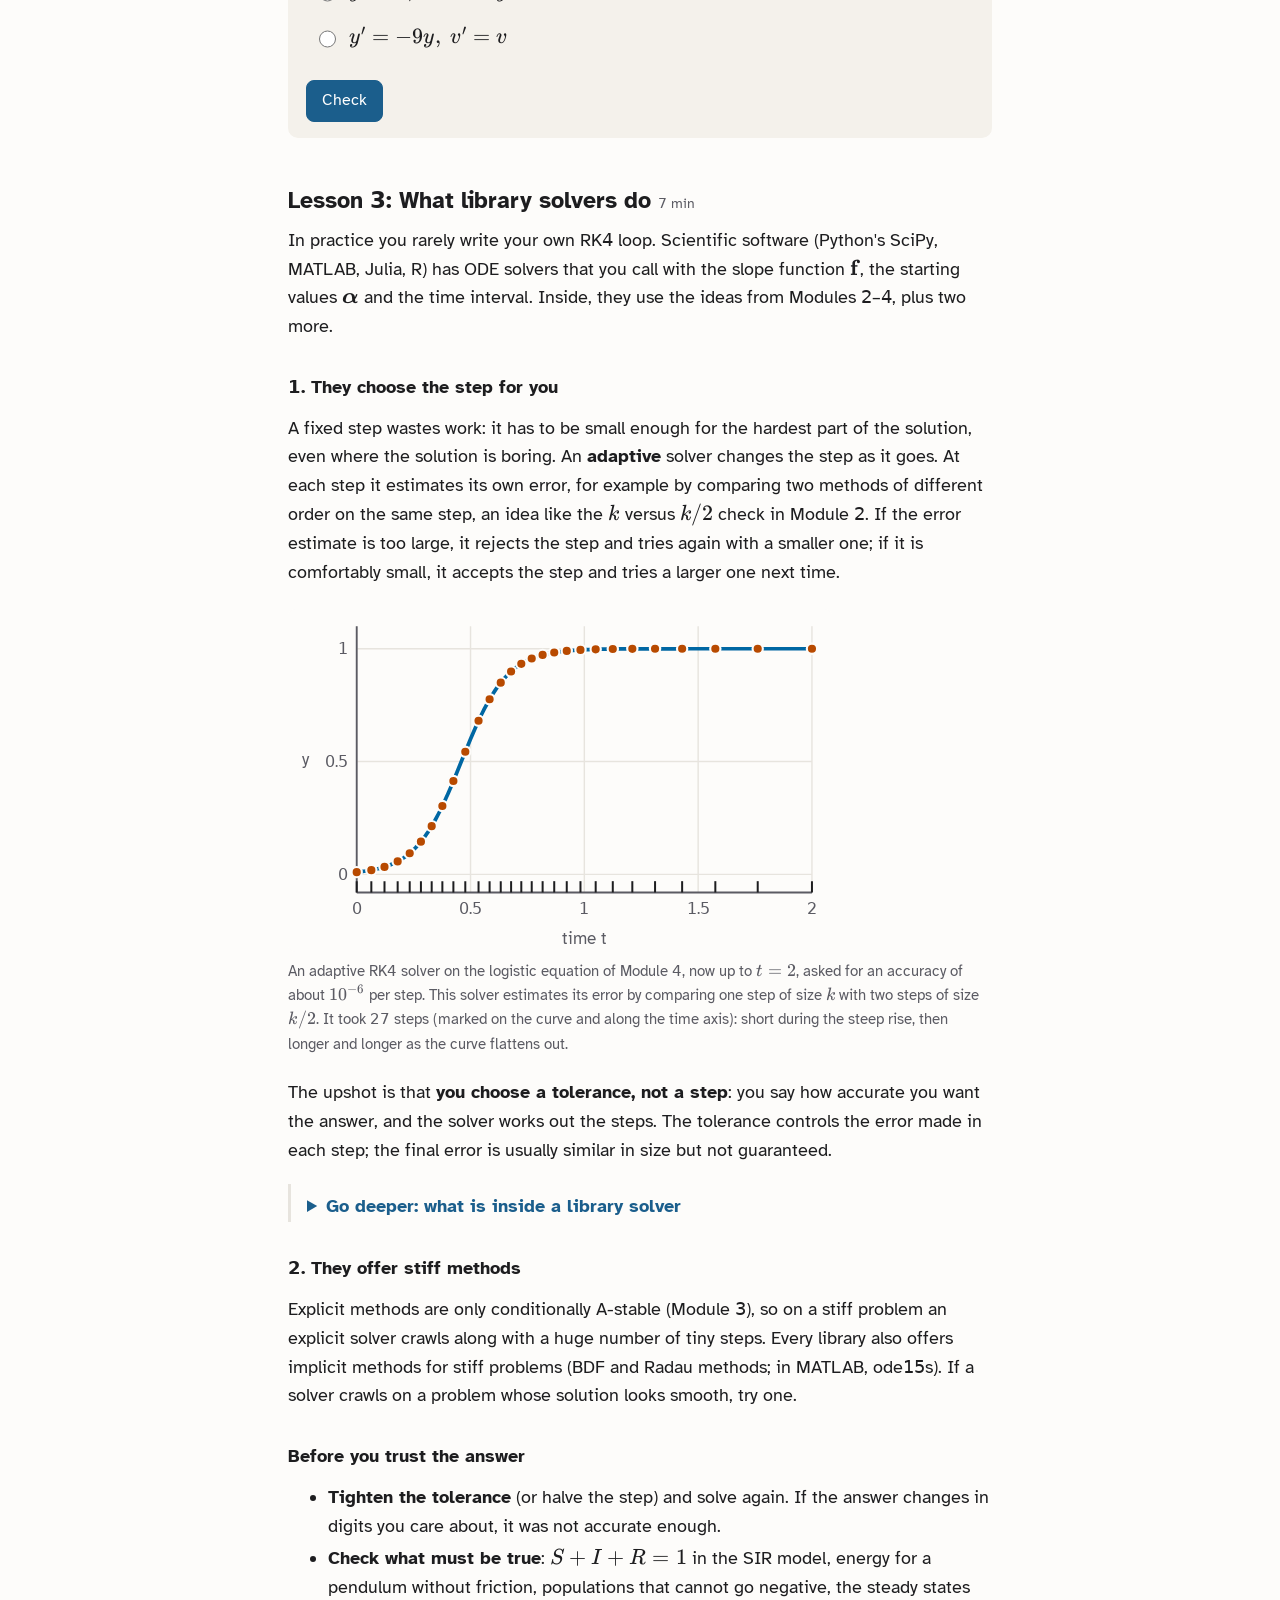
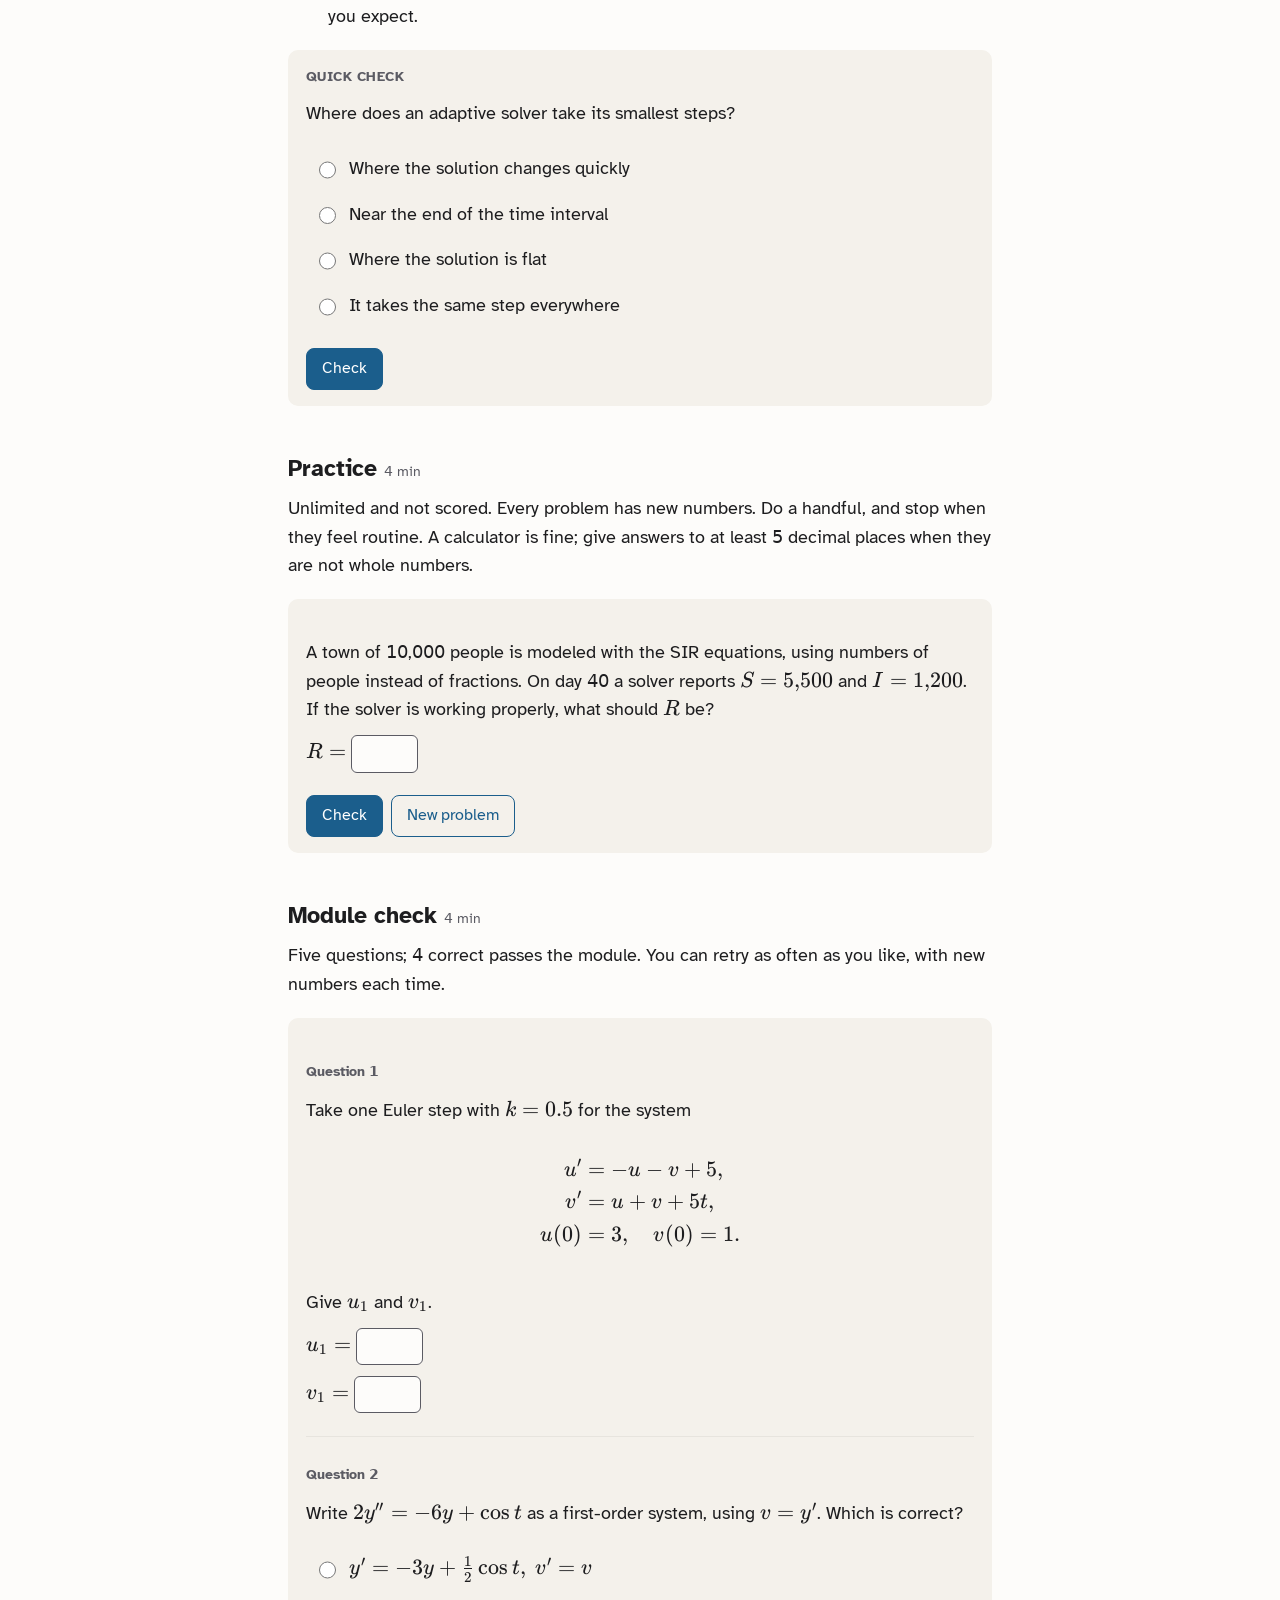
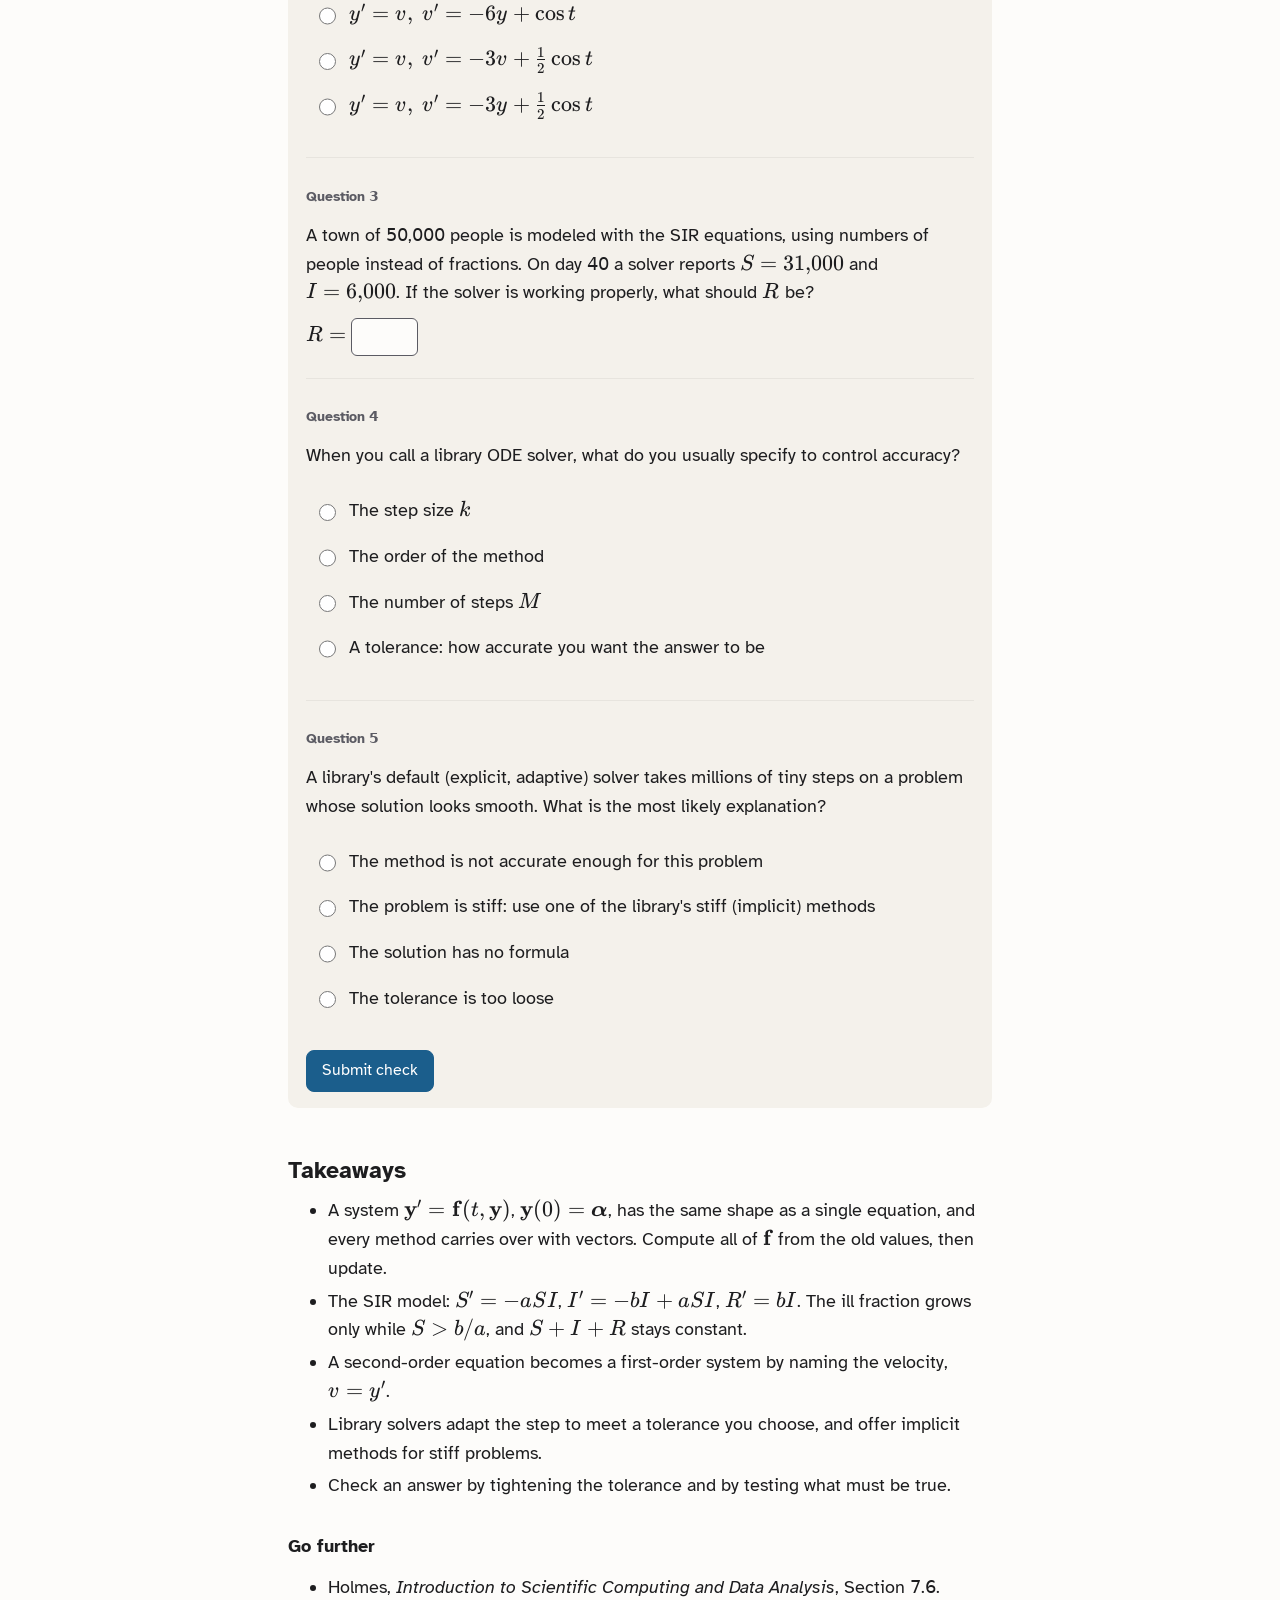
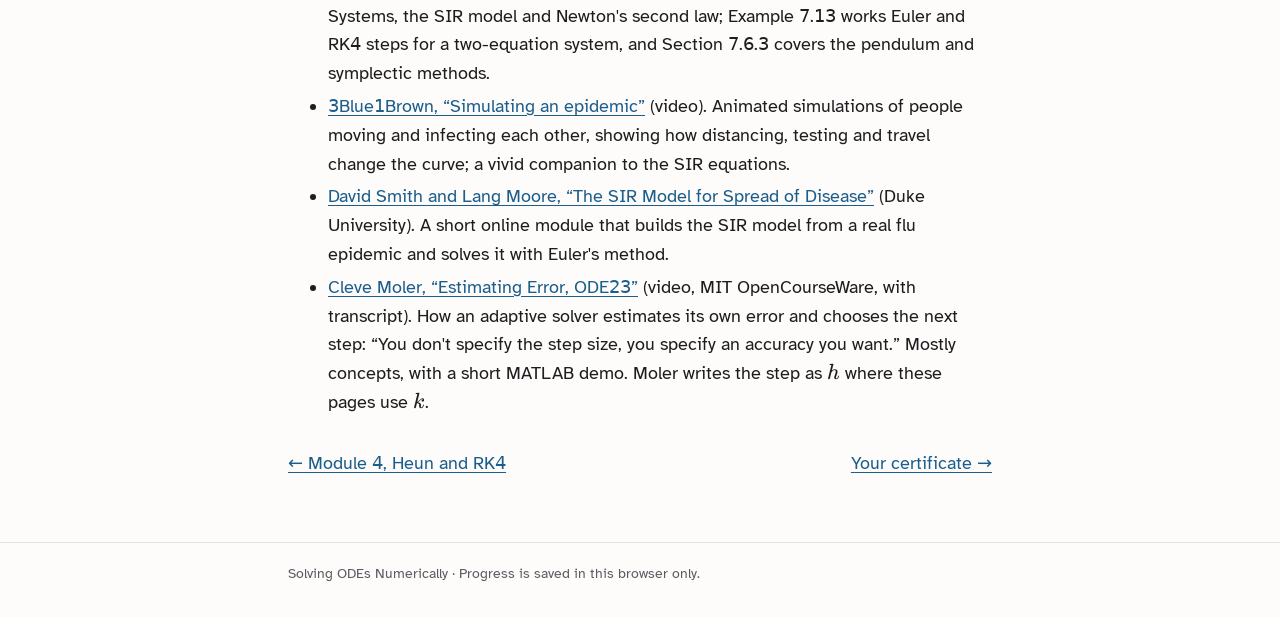
<file: modules/05-in-practice.html>
<!doctype html>
<html lang="en">
<head>
<meta charset="utf-8">
<meta name="viewport" content="width=device-width, initial-scale=1">
<title>Module 5: ODE solvers in practice · Solving ODEs Numerically</title>
<meta name="description" content="Systems of differential equations and the SIR outbreak model, turning second-order equations into first-order systems, and what library ODE solvers do: adaptive steps, tolerances and stiff methods. About 30 minutes.">
<link rel="stylesheet" href="../assets/vendor/katex/katex.min.css">
<link rel="stylesheet" href="../assets/style.css">
<script defer src="../assets/vendor/katex/katex.min.js"></script>
<script defer src="../assets/vendor/katex/auto-render.min.js"></script>
<script defer src="../assets/core.js"></script>
<script defer src="../assets/plot.js"></script>
<script defer src="../assets/m05.js"></script>
</head>
<body>
<a class="skip-link" href="#main">Skip to content</a>
<header class="site-header">
  <div class="site-header-inner">
    <a class="site-title" href="../index.html">Solving ODEs Numerically</a>
    <nav aria-label="Site"><a href="../index.html">All modules</a><a href="../certificate.html">Certificate</a></nav>
  </div>
</header>

<main id="main">
  <p class="meta" style="margin-top:2rem">Module 5 of 5 · about 30 minutes</p>
  <h1 style="margin-top:0.2rem">ODE solvers in practice</h1>
  <p class="lede">Real models have several quantities changing together. The methods you know already handle them; this module shows how, and what the ODE solvers in scientific software add on top.</p>

  <nav aria-label="On this page">
    <ul class="module-map">
      <li><a href="#why">Why you'd care</a></li>
      <li><a href="#lesson1">1. Systems: an outbreak</a></li>
      <li><a href="#lesson2">2. Second-order equations</a></li>
      <li><a href="#lesson3">3. What library solvers do</a></li>
      <li><a href="#practice-h">Practice</a></li>
      <li><a href="#check-h">Module check</a></li>
      <li><a href="#takeaways">Takeaways</a></li>
    </ul>
  </nav>

  <!-- ============ WHY ============ -->
  <h2 id="why">Why you'd care <span class="time">2 min</span></h2>
  <p>A new infection appears in a city. Public-health officials want to know: how many people will be ill at the peak, and when? How much would it help if people met less often, or if illness were shorter?</p>
  <p>No single equation answers this, because three quantities change together. The number of people who can still catch the disease shrinks as people fall ill. The number of ill people grows when the ill meet the susceptible, and shrinks as people recover. The number recovered grows. Each rate depends on the others. A model like this is a <strong>system</strong> of differential equations, and solving systems is what ODE solvers spend most of their time doing.</p>

  <!-- ============ LESSON 1 ============ -->
  <h2 id="lesson1">Lesson 1: Systems: an outbreak <span class="time">9 min</span></h2>
  <h3>The SIR model</h3>
  <p>Split the population into three groups, measured as fractions of the whole population: $S(t)$, those <strong>s</strong>usceptible to the disease; $I(t)$, those <strong>i</strong>ll (and infectious); and $R(t)$, those <strong>r</strong>ecovered. With time $t$ in days, a standard model is</p>
  <div class="display">$$\begin{aligned} S' &= -aSI, \\ I' &= -bI + aSI, \\ R' &= bI. \end{aligned}$$</div>
  <p>Read it term by term:</p>
  <ul>
    <li>$aSI$: new infections. They need a susceptible person to meet an ill one, and the number of such meetings is proportional to both $S$ and $I$, so to their product. The constant $a$ is the <strong>infection rate</strong>. These people leave $S$ and join $I$.</li>
    <li>$bI$: recoveries. Each day a fixed fraction $b$ of the ill recover, so the illness lasts about $1/b$ days on average. The constant $b$ is the <strong>recovery rate</strong>. These people leave $I$ and join $R$.</li>
  </ul>
  <p>Add the three equations: $S' + I' + R' = 0$. Nobody is created or lost, so $S + I + R$ stays equal to 1, the whole population. That makes a handy check on any computed solution. This is an example of an <strong>SIR model</strong>.</p>

  <h3>Vectors make it one equation</h3>
  <p>Collect the unknowns into a vector, written in bold, and do the same for the right-hand sides:</p>
  <div class="display-pair">
    <div class="display">$$\mathbf{y} = \begin{pmatrix} S \\ I \\ R \end{pmatrix},$$</div>
    <div class="display">$$\mathbf{f}(t, \mathbf{y}) = \begin{pmatrix} -aSI \\ -bI + aSI \\ bI \end{pmatrix}.$$</div>
  </div>
  <p>Then the whole system is $\mathbf{y}' = \mathbf{f}(t, \mathbf{y})$ with $\mathbf{y}(0) = \boldsymbol{\alpha}$, the vector of starting values. That is exactly the shape of every problem in Modules 1–4, and <strong>every method carries over unchanged</strong>, with vectors in place of numbers. Euler's method becomes</p>
  <div class="display">$$\mathbf{y}_{j+1} = \mathbf{y}_j + k\, \mathbf{f}(t_j, \mathbf{y}_j),$$</div>
  <p>and RK4 is the same as before with $\mathbf{k}_1, \dots, \mathbf{k}_4$ now vectors. Orders and stability properties carry over too. The one thing to be careful about: compute every component of $\mathbf{f}$ from the <em>old</em> values $\mathbf{y}_j$, and only then update all the components together.</p>

  <p><strong>A worked Euler step.</strong> Take $a = 0.3$ and $b = 0.1$ per day (an illness lasting about 10 days), and start with 1% of the population ill: $S = 0.99$, $I = 0.01$, $R = 0$. With a step of $k = 1$ day:</p>
  <div class="table-wrap">
    <table class="stack">
      <caption>One Euler step for the SIR model with k = 1 day</caption>
      <thead><tr><th scope="col">component</th><th scope="col">slope from the old values</th><th scope="col">new value</th></tr></thead>
      <tbody>
        <tr><td data-label="component">$S$</td><td data-label="slope from the old values">$-0.3 \times 0.99 \times 0.01 = -0.00297$</td><td data-label="new value">$0.99 - 0.00297 = 0.98703$</td></tr>
        <tr><td data-label="component">$I$</td><td data-label="slope from the old values">$-0.1 \times 0.01 + 0.00297 = 0.00197$</td><td data-label="new value">$0.01 + 0.00197 = 0.01197$</td></tr>
        <tr><td data-label="component">$R$</td><td data-label="slope from the old values">$0.1 \times 0.01 = 0.001$</td><td data-label="new value">$0 + 0.001 = 0.001$</td></tr>
      </tbody>
    </table>
  </div>
  <p>Check: $0.98703 + 0.01197 + 0.001 = 1$. The ill fraction grew by about 20% in one day.</p>

  <section class="panel" aria-label="Explore: an outbreak">
    <p class="panel-label">Explore</p>
    <div id="ex-sir"></div>
    <h3 style="margin-top:1.6rem">Try this</h3>
    <ol class="tries">
      <li>
        <p>With $a = 0.3$ and $b = 0.1$, when is the peak, and what fraction of the population never falls ill?</p>
        <details><summary>Answer</summary><p>About 30% are ill at the peak, around day 27. By the end, only about 6% have never been infected: almost everyone catches it.</p></details>
      </li>
      <li>
        <p>Lower the infection rate $a$ (people meet less often). What happens to the size and timing of the peak?</p>
        <details><summary>Answer</summary><p>The peak gets lower and later, and more people never fall ill. With $a = 0.2$, the peak is about 16% around day 44, and 20% never fall ill. This is what “flattening the curve” means.</p></details>
      </li>
      <li>
        <p>Set $a = 0.1$ and $b = 0.1$. Why does the outbreak never take off?</p>
        <details><summary>Answer</summary><p>$I' = I\,(aS - b)$, so the ill fraction grows only while $aS > b$, that is, while $S > b/a$. Here $b/a = 1$ and $S$ starts below 1, so $I$ shrinks from the start. The ratio $a/b$ is the average number of people one ill person infects in a fully susceptible population; an outbreak needs it to be more than 1.</p></details>
      </li>
    </ol>
  </section>

  <section class="panel" aria-label="Quick check, Lesson 1">
    <p class="panel-label">Quick check</p>
    <div id="qc1"></div>
  </section>

  <!-- ============ LESSON 2 ============ -->
  <h2 id="lesson2">Lesson 2: Second-order equations <span class="time">4 min</span></h2>
  <p>Newton's second law, force = mass × acceleration, gives equations with a <em>second</em> derivative: if $y(t)$ is a position, then</p>
  <div class="display-pair"><div class="display">$$m\,y'' = F(t, y, y'),$$</div><div class="display">$$y(0) = \alpha, \quad y'(0) = \beta .$$</div></div>
  <p>The force $F$ may depend on time, position and velocity. To start, you need both the position $\alpha$ and the velocity $\beta$. The methods you know only handle first derivatives, but there is a standard trick: give the velocity its own name, $v = y'$. Then $v' = y''$, and the one second-order equation becomes two first-order ones:</p>
  <div class="display-pair"><div class="display">$$\begin{aligned} y' &= v, \\ v' &= \tfrac{1}{m} F(t, y, v), \end{aligned}$$</div><div class="display">$$\mathbf{y} = \begin{pmatrix} y \\ v \end{pmatrix}, \quad \boldsymbol{\alpha} = \begin{pmatrix} \alpha \\ \beta \end{pmatrix}.$$</div></div>
  <p>Now it is a system $\mathbf{y}' = \mathbf{f}(t, \mathbf{y})$, and Euler, Heun and RK4 all apply.</p>
  <p><strong>Example: a pendulum.</strong> The angle $\theta(t)$ of a swinging pendulum obeys $\theta'' = -\sin\theta$ (in suitable units). With $\omega = \theta'$, the angular velocity, this becomes</p>
  <div class="display">$$\theta' = \omega, \qquad \omega' = -\sin\theta .$$</div>
  <p>There is no formula for the solution in terms of familiar functions, but a solver handles it easily.</p>
  <details class="deeper">
    <summary>Go deeper: very long simulations</summary>
    <p>A pendulum without friction should swing with the same amplitude forever, but RK4's small errors make the amplitude drift slowly over thousands of swings. For problems where energy must be conserved over very long times (pendulums, planetary orbits, molecules), special <strong>symplectic</strong> methods are used instead.</p>
  </details>

  <section class="panel" aria-label="Quick check, Lesson 2">
    <p class="panel-label">Quick check</p>
    <div id="qc2"></div>
  </section>

  <!-- ============ LESSON 3 ============ -->
  <h2 id="lesson3">Lesson 3: What library solvers do <span class="time">7 min</span></h2>
  <p>In practice you rarely write your own RK4 loop. Scientific software (Python's SciPy, MATLAB, Julia, R) has ODE solvers that you call with the slope function $\mathbf{f}$, the starting values $\boldsymbol{\alpha}$ and the time interval. Inside, they use the ideas from Modules 2–4, plus two more.</p>
  <h3>1. They choose the step for you</h3>
  <p>A fixed step wastes work: it has to be small enough for the hardest part of the solution, even where the solution is boring. An <strong>adaptive</strong> solver changes the step as it goes. At each step it estimates its own error, for example by comparing two methods of different order on the same step, an idea like the $k$ versus $k/2$ check in Module 2. If the error estimate is too large, it rejects the step and tries again with a smaller one; if it is comfortably small, it accepts the step and tries a larger one next time.</p>
  <figure class="plotfig">
    <svg id="fig-adaptive" class="plot" role="img" aria-label="The S-shaped solution of the logistic equation from Module 4, from t = 0 to 2, with the points where an adaptive RK4 solver stepped. The points are close together, about 0.05 apart, during the steep rise between t = 0.2 and t = 0.8, and get further and further apart after t = 1 as the curve flattens, ending about 0.24 apart. Tick marks along the time axis show the same pattern."></svg>
    <figcaption>An adaptive RK4 solver on the logistic equation of Module 4, now up to $t = 2$, asked for an accuracy of about $10^{-6}$ per step. This solver estimates its error by comparing one step of size $k$ with two steps of size $k/2$. It took <span id="adaptive-count">27</span> steps (marked on the curve and along the time axis): short during the steep rise, then longer and longer as the curve flattens out.</figcaption>
  </figure>
  <p>The upshot is that <strong>you choose a tolerance, not a step</strong>: you say how accurate you want the answer, and the solver works out the steps. The tolerance controls the error made in each step; the final error is usually similar in size but not guaranteed.</p>
  <details class="deeper">
    <summary>Go deeper: what is inside a library solver</summary>
    <p>The usual first choice, and the default in SciPy and MATLAB (called RK45 and ode45), is a pair of explicit Runge–Kutta methods of orders 4 and 5 that share their slope evaluations: the difference between their two answers is the error estimate. Solvers also give values at whatever times you ask for, filling in between their own steps by interpolation.</p>
  </details>
  <h3>2. They offer stiff methods</h3>
  <p>Explicit methods are only conditionally A-stable (Module 3), so on a stiff problem an explicit solver crawls along with a huge number of tiny steps. Every library also offers implicit methods for stiff problems (BDF and Radau methods; in MATLAB, ode15s). If a solver crawls on a problem whose solution looks smooth, try one.</p>
  <h3>Before you trust the answer</h3>
  <ul>
    <li><strong>Tighten the tolerance</strong> (or halve the step) and solve again. If the answer changes in digits you care about, it was not accurate enough.</li>
    <li><strong>Check what must be true</strong>: $S + I + R = 1$ in the SIR model, energy for a pendulum without friction, populations that cannot go negative, the steady states you expect.</li>
  </ul>

  <section class="panel" aria-label="Quick check, Lesson 3">
    <p class="panel-label">Quick check</p>
    <div id="qc3"></div>
  </section>

  <!-- ============ PRACTICE ============ -->
  <h2 id="practice-h">Practice <span class="time">4 min</span></h2>
  <p>Unlimited and not scored. Every problem has new numbers. Do a handful, and stop when they feel routine. A calculator is fine; give answers to at least 5 decimal places when they are not whole numbers.</p>
  <section class="panel" aria-labelledby="practice-h">
    <div id="practice"></div>
  </section>

  <!-- ============ CHECK ============ -->
  <h2 id="check-h">Module check <span class="time">4 min</span></h2>
  <p>Five questions; 4 correct passes the module. You can retry as often as you like, with new numbers each time.</p>
  <section class="panel" aria-labelledby="check-h">
    <div id="check"></div>
  </section>

  <!-- ============ TAKEAWAYS ============ -->
  <h2 id="takeaways">Takeaways</h2>
  <ul>
    <li>A system $\mathbf{y}' = \mathbf{f}(t, \mathbf{y})$, $\mathbf{y}(0) = \boldsymbol{\alpha}$, has the same shape as a single equation, and every method carries over with vectors. Compute all of $\mathbf{f}$ from the old values, then update.</li>
    <li>The SIR model: $S' = -aSI$, $I' = -bI + aSI$, $R' = bI$. The ill fraction grows only while $S > b/a$, and $S + I + R$ stays constant.</li>
    <li>A second-order equation becomes a first-order system by naming the velocity, $v = y'$.</li>
    <li>Library solvers adapt the step to meet a tolerance you choose, and offer implicit methods for stiff problems.</li>
    <li>Check an answer by tightening the tolerance and by testing what must be true.</li>
  </ul>

  <h3>Go further</h3>
  <ul>
    <li>Holmes, <em>Introduction to Scientific Computing and Data Analysis</em>, Section 7.6. Systems, the SIR model and Newton's second law; Example 7.13 works Euler and RK4 steps for a two-equation system, and Section 7.6.3 covers the pendulum and symplectic methods.</li>
    <li><a href="https://www.youtube.com/watch?v=gxAaO2rsdIs">3Blue1Brown, “Simulating an epidemic”</a> (video). Animated simulations of people moving and infecting each other, showing how distancing, testing and travel change the curve; a vivid companion to the SIR equations.</li>
    <li><a href="https://sites.math.duke.edu/education/postcalc/sir/index.html">David Smith and Lang Moore, “The SIR Model for Spread of Disease”</a> (Duke University). A short online module that builds the SIR model from a real flu epidemic and solves it with Euler's method.</li>
    <li><a href="https://ocw.mit.edu/courses/res-18-009-learn-differential-equations-up-close-with-gilbert-strang-and-cleve-moler-fall-2015/resources/estimating-error-ode23/">Cleve Moler, “Estimating Error, ODE23”</a> (video, MIT OpenCourseWare, with transcript). How an adaptive solver estimates its own error and chooses the next step: “You don't specify the step size, you specify an accuracy you want.” Mostly concepts, with a short MATLAB demo. Moler writes the step as $h$ where these pages use $k$.</li>
  </ul>

  <nav class="next-link" aria-label="Module navigation">
    <a href="04-heun-rk4.html">← Module 4, Heun and RK4</a>
    <a href="../certificate.html">Your certificate →</a>
  </nav>
</main>

<footer><div class="inner">Solving ODEs Numerically · Progress is saved in this browser only.</div></footer>
</body>
</html>
</file>
<file: assets/style.css>
/* Linear Algebra Refresher — shared styles */
/* Digits from a plain sans-serif: Atkinson's slashed zero reads like the empty-set symbol in maths */
@font-face { font-family: "LAR Digits"; src: local("Helvetica Neue"), local("HelveticaNeue"), local("Arial"), local("Segoe UI"), local("Roboto"), local("DejaVu Sans"); unicode-range: U+0030-0039; }
@font-face { font-family: "LAR Digits"; font-weight: 700; src: local("Helvetica Neue Bold"), local("HelveticaNeue-Bold"), local("Arial Bold"), local("Arial-BoldMT"), local("Segoe UI Bold"), local("Roboto Bold"), local("DejaVu Sans Bold"); unicode-range: U+0030-0039; }
/* Atkinson Hyperlegible (SIL Open Font License), served locally */
@font-face { font-family: "Atkinson Hyperlegible"; font-style: normal; font-weight: 400; font-display: swap; src: url("fonts/atkinson-hyperlegible-latin-400-normal.woff2") format("woff2"); }
@font-face { font-family: "Atkinson Hyperlegible"; font-style: italic; font-weight: 400; font-display: swap; src: url("fonts/atkinson-hyperlegible-latin-400-italic.woff2") format("woff2"); }
@font-face { font-family: "Atkinson Hyperlegible"; font-style: normal; font-weight: 700; font-display: swap; src: url("fonts/atkinson-hyperlegible-latin-700-normal.woff2") format("woff2"); }
:root {
  --bg: #fdfcfa;
  --fg: #1d1d1f;
  --muted: #5b5b63;
  --faint: #e7e4de;
  --panel: #f4f1eb;
  --accent: #1b5e8c;
  --accent-fg: #ffffff;
  --good: #1e6b3a;
  --good-bg: #e6f2ea;
  --bad: #9a2f1a;
  --bad-bg: #f8e9e4;
  /* Column colours (Okabe–Ito based, colour-blind safe). c1 = first column / e1, c2 = second column / e2 */
  --c1: #b84a00;
  --c2: #0067a3;
  --c1-fill: rgba(213, 94, 0, 0.16);
  --grid-old: #b9b4aa;
  --grid-new: #2f8a6c;
  --shape-fill: rgba(27, 94, 140, 0.18);
  --shape-stroke: #1b5e8c;
  --flag: #6b3fa0;
  --res: #6b3fa0;
  --radius: 10px;
  --maxw: 46rem;
  color-scheme: light;
}
@media (prefers-color-scheme: dark) {
  :root:not([data-theme="light"]) {
    --bg: #17181b; --fg: #ececee; --muted: #a8a8b3; --faint: #33353b; --panel: #222429;
    --accent: #7fb8e0; --accent-fg: #0f1114;
    --good: #8fd3a5; --good-bg: #1d3125; --bad: #f2a08b; --bad-bg: #3a221c;
    --c1: #f0a35e; --c2: #6cc0f0; --c1-fill: rgba(240, 163, 94, 0.18);
    --grid-old: #5a5d64; --grid-new: #5cc19c;
    --shape-fill: rgba(127, 184, 224, 0.2); --shape-stroke: #7fb8e0; --flag: #c9a6f2; --res: #c9a6f2;
    color-scheme: dark;
  }
}
:root[data-theme="dark"] {
  --bg: #17181b; --fg: #ececee; --muted: #a8a8b3; --faint: #33353b; --panel: #222429;
  --accent: #7fb8e0; --accent-fg: #0f1114;
  --good: #8fd3a5; --good-bg: #1d3125; --bad: #f2a08b; --bad-bg: #3a221c;
  --c1: #f0a35e; --c2: #6cc0f0; --c1-fill: rgba(240, 163, 94, 0.18);
  --grid-old: #5a5d64; --grid-new: #5cc19c;
  --shape-fill: rgba(127, 184, 224, 0.2); --shape-stroke: #7fb8e0; --flag: #c9a6f2; --res: #c9a6f2;
  color-scheme: dark;
}

* { box-sizing: border-box; }
html { -webkit-text-size-adjust: 100%; }
body {
  margin: 0;
  background: var(--bg);
  color: var(--fg);
  font-family: "LAR Digits", "Atkinson Hyperlegible", system-ui, -apple-system, "Segoe UI", sans-serif;
  font-size: 1.125rem;
  line-height: 1.6;
}
main, .site-header-inner, footer .inner { max-width: var(--maxw); margin: 0 auto; padding: 0 1rem; }
a { color: var(--accent); text-underline-offset: 0.15em; }
a:hover { text-decoration-thickness: 2px; }
:focus-visible { outline: 3px solid var(--accent); outline-offset: 2px; border-radius: 4px; }

.skip-link { position: absolute; left: -999px; top: 0; background: var(--accent); color: var(--accent-fg); padding: 0.5rem 1rem; z-index: 10; }
.skip-link:focus { left: 0.5rem; top: 0.5rem; }

.site-header { border-bottom: 1px solid var(--faint); }
.site-header-inner { display: flex; align-items: center; justify-content: space-between; gap: 1rem; padding-top: 0.7rem; padding-bottom: 0.7rem; }
.site-title { font-weight: 700; text-decoration: none; color: var(--fg); }
.site-header nav a { margin-left: 1rem; font-size: 0.95rem; white-space: nowrap; }

h1 { font-size: 2rem; line-height: 1.2; margin: 2.2rem 0 0.4rem; }
h2 { font-size: 1.45rem; line-height: 1.25; margin: 3rem 0 0.6rem; }
h3 { font-size: 1.15rem; margin: 2rem 0 0.4rem; }
p, ul, ol { margin: 0.7rem 0; }
li { margin: 0.25rem 0; }
.lede { font-size: 1.2rem; color: var(--muted); margin-top: 0.3rem; }
.meta { color: var(--muted); font-size: 0.95rem; }
.time { color: var(--muted); font-weight: 400; font-size: 0.9rem; white-space: nowrap; }
.small { font-size: 0.92rem; }
.muted { color: var(--muted); }

.c1 { color: var(--c1); }
.c2 { color: var(--c2); }

/* section map at the top of a module */
.module-map { list-style: none; padding: 0; display: flex; flex-wrap: wrap; gap: 0.4rem 1.2rem; font-size: 0.95rem; margin: 1.2rem 0 0; }
.module-map a { text-decoration: none; }
.module-map a:hover { text-decoration: underline; }

.display { overflow-x: auto; overflow-y: hidden; padding: 0.2rem 0; }

/* panels: used only for interactive parts */
.panel { background: var(--panel); border-radius: var(--radius); padding: 1rem 1.1rem; margin: 1.2rem 0; }
.panel > h3:first-child, .panel > h4:first-child { margin-top: 0; }
.panel-label { font-size: 0.85rem; font-weight: 700; letter-spacing: 0.04em; text-transform: uppercase; color: var(--muted); margin: 0 0 0.4rem; }

/* tables */
table { border-collapse: collapse; margin: 1rem 0; width: 100%; }
th, td { text-align: left; padding: 0.5rem 0.6rem; border-bottom: 1px solid var(--faint); vertical-align: middle; }
th { font-size: 0.9rem; color: var(--muted); font-weight: 700; }
.table-wrap { overflow-x: auto; }

/* buttons and inputs */
button, .button {
  font: inherit; font-size: 1rem; cursor: pointer;
  border: 1px solid var(--accent); background: var(--accent); color: var(--accent-fg);
  padding: 0.45rem 0.95rem; border-radius: 8px; text-decoration: none; display: inline-block;
}
button.secondary, .button.secondary { background: transparent; color: var(--accent); }
button:disabled { opacity: 0.5; cursor: not-allowed; }
.buttons { display: flex; flex-wrap: wrap; gap: 0.5rem; margin-top: 0.8rem; }
input[type="text"], input[type="number"] {
  font: inherit; font-size: 1rem; color: var(--fg); background: var(--bg);
  border: 1px solid var(--muted); border-radius: 6px; padding: 0.3rem 0.4rem; width: 4.2rem; text-align: center;
}
input.wide { width: 16rem; text-align: left; }
label { cursor: pointer; }

/* answer entry: a vector or matrix of input boxes, with brackets */
.entry { display: inline-flex; align-items: center; gap: 0.5rem; flex-wrap: wrap; vertical-align: middle; }
.bracket { display: inline-grid; gap: 0.35rem; padding: 0.3rem 0.45rem; border-left: 2px solid var(--fg); border-right: 2px solid var(--fg); border-radius: 6px; }
.bracket.cols-2 { grid-template-columns: repeat(2, auto); }

/* multiple choice */
.choices { list-style: none; padding: 0; margin: 0.6rem 0; }
.choices li { margin: 0.35rem 0; }
.choices label { display: flex; align-items: center; gap: 0.6rem; padding: 0.35rem 0.5rem; border-radius: 8px; }
.choices label:hover { background: var(--faint); }
.choices input { width: 1.1rem; height: 1.1rem; flex: none; }

/* feedback */
.feedback { margin-top: 0.7rem; padding: 0.6rem 0.8rem; border-radius: 8px; display: none; }
.feedback.show { display: block; }
.feedback.good { background: var(--good-bg); color: var(--fg); border-left: 4px solid var(--good); }
.feedback.bad { background: var(--bad-bg); color: var(--fg); border-left: 4px solid var(--bad); }
.feedback.info { background: var(--bg); border-left: 4px solid var(--muted); }
.feedback strong.verdict { display: block; }

.qcard { margin: 1.4rem 0; }
.qcard + .qcard { border-top: 1px solid var(--faint); padding-top: 1.4rem; }
.qnum { font-weight: 700; color: var(--muted); font-size: 0.9rem; }
.streak { color: var(--muted); font-size: 0.95rem; margin-left: auto; }

/* transformation explorer */
.explorer { display: grid; grid-template-columns: minmax(0, 1fr); gap: 1rem; }
@media (min-width: 760px) { .explorer { grid-template-columns: 22rem minmax(0, 1fr); align-items: start; } }
.plane { width: 100%; max-width: 22rem; height: auto; display: block; touch-action: none; background: var(--bg); border-radius: 8px; }
.plane .grid-old { stroke: var(--grid-old); stroke-width: 1; stroke-dasharray: 3 4; }
.plane .grid-new { stroke: var(--grid-new); stroke-width: 1.4; stroke-opacity: 0.75; }
.plane .axis { stroke: var(--muted); stroke-width: 1.4; }
.plane .square { fill: var(--shape-fill); stroke: var(--shape-stroke); stroke-width: 1.5; }
.plane .flag { fill: var(--flag); stroke: none; }
.plane .pole { stroke: var(--flag); stroke-width: 2.5; stroke-linecap: round; }
.plane .arrow1 { stroke: var(--c1); fill: var(--c1); }
.plane .arrow2 { stroke: var(--c2); fill: var(--c2); }
.plane .handle { cursor: grab; }
.plane .handle circle.hit { fill: transparent; }
.plane .handle:focus { outline: none; }
.plane .handle:focus-visible circle.ring { stroke: var(--accent); stroke-width: 3; }
.plane .handle circle.ring { fill: var(--bg); stroke-width: 2.5; }
.plane .handle.h1 circle.ring { stroke: var(--c1); }
.plane .handle.h2 circle.ring { stroke: var(--c2); }
.plane .ticklabel { fill: var(--muted); font-size: 11px; font-family: inherit; }
.controls .matrix-input { display: inline-grid; grid-template-columns: repeat(2, auto); gap: 0.35rem 0.5rem; padding: 0.35rem 0.5rem; border-left: 2px solid var(--fg); border-right: 2px solid var(--fg); border-radius: 6px; }
.controls .matrix-input input.col1 { border-color: var(--c1); border-width: 2px; }
.controls .matrix-input input.col2 { border-color: var(--c2); border-width: 2px; }
.controls .presets { display: flex; flex-wrap: wrap; gap: 0.4rem; margin: 0.6rem 0; }
.controls .presets button { font-size: 0.9rem; padding: 0.3rem 0.65rem; }
.describe { font-size: 0.98rem; }

.gallery { display: grid; grid-template-columns: repeat(auto-fill, minmax(12.5rem, 1fr)); gap: 1.2rem; margin: 1rem 0; }
.gallery figure { margin: 0; }
.gallery .plane { max-width: 12.5rem; }
.gallery figcaption { font-size: 0.95rem; margin-top: 0.3rem; }
.gallery figcaption strong { display: block; }

/* home page module list */
.modules { list-style: none; padding: 0; margin: 1rem 0; }
.modules li { display: grid; grid-template-columns: 2.4rem 1fr auto; gap: 0.2rem 0.8rem; align-items: baseline; padding: 0.85rem 0; border-bottom: 1px solid var(--faint); }
.modules .num { font-weight: 700; color: var(--muted); font-size: 1.05rem; }
.modules .title { font-weight: 700; }
.modules .blurb { grid-column: 2 / 4; color: var(--muted); font-size: 0.95rem; }
.status { font-size: 0.88rem; white-space: nowrap; }
.status.done { color: var(--good); font-weight: 700; }
.status.soon { color: var(--muted); }
.progress-bar { height: 8px; background: var(--faint); border-radius: 99px; overflow: hidden; margin: 0.4rem 0 0.2rem; }
.progress-bar span { display: block; height: 100%; background: var(--good); width: 0; }

details { margin: 1rem 0; }
summary { cursor: pointer; color: var(--accent); }
textarea { width: 100%; font-family: ui-monospace, monospace; font-size: 0.9rem; padding: 0.5rem; color: var(--fg); background: var(--bg); border: 1px solid var(--muted); border-radius: 6px; }

footer { margin-top: 4rem; border-top: 1px solid var(--faint); padding: 1.2rem 0 2rem; color: var(--muted); font-size: 0.9rem; }

.next-link { display: flex; justify-content: space-between; gap: 1rem; flex-wrap: wrap; margin-top: 2rem; }

/* certificate */
.cert {
  border: 2px solid var(--fg); border-radius: 4px; padding: 2.4rem 2rem; margin: 2rem 0; text-align: center; background: var(--bg); position: relative;
}
.cert .cert-kicker { letter-spacing: 0.18em; text-transform: uppercase; font-size: 0.85rem; color: var(--muted); }
.cert .cert-name { font-size: 2.2rem; font-weight: 700; margin: 0.6rem 0; border-bottom: 1px solid var(--faint); display: inline-block; padding: 0 1rem 0.3rem; }
.cert .cert-modules { columns: 2; text-align: left; font-size: 0.92rem; max-width: 34rem; margin: 1.2rem auto; padding-left: 1.2rem; }
.cert .cert-foot { display: flex; justify-content: space-between; flex-wrap: wrap; gap: 0.6rem; font-size: 0.9rem; color: var(--muted); margin-top: 1.5rem; }
.cert .watermark::after { content: "SAMPLE"; }
.cert .watermark { position: absolute; inset: 0; display: flex; align-items: center; justify-content: center; font-size: 6rem; font-weight: 700; color: var(--fg); opacity: 0.06; transform: rotate(-18deg); pointer-events: none; }
@media (max-width: 560px) { .cert .cert-modules { columns: 1; } .cert .cert-name { font-size: 1.6rem; } }

@media print {
  body { background: #fff; color: #000; font-size: 12pt; }
  .no-print, .site-header, footer, .skip-link { display: none !important; }
  .cert { border-color: #000; margin: 0; page-break-inside: avoid; }
  main { max-width: none; }
}

@media (prefers-reduced-motion: reduce) { * { scroll-behavior: auto !important; transition: none !important; } }

[hidden] { display: none !important; }
.qfigure svg, svg.inline-thumb { width: 100%; max-width: 13rem; height: auto; display: block; margin: 0.6rem 0; }

.before-after { display: flex; flex-wrap: wrap; gap: 1.2rem; margin: 1rem 0; }
.before-after figure { margin: 0; flex: 1 1 12rem; max-width: 15rem; }
.before-after figcaption { font-size: 0.95rem; margin-top: 0.3rem; }
.key { list-style: none; padding: 0; }
.key li { display: flex; gap: 0.7rem; align-items: flex-start; margin: 0.55rem 0; }
.plane.swatch { width: 2.4rem; height: 1.2rem; flex: none; margin-top: 0.3rem; background: transparent; border-radius: 0; }
.tries { padding-left: 1.4rem; }
.tries li { margin: 1rem 0; }
.tries li p { margin: 0.3rem 0; }
.tries .buttons { margin-top: 0.3rem; }
details > summary { margin-top: 0.4rem; }

/* vectors (Module 1 onward) */
.plane .arrow3 { stroke: var(--res); fill: var(--res); }
.plane .ghost { opacity: 0.75; }
.plane .veclabel { font-family: inherit; font-size: 15px; font-weight: 700; stroke: var(--bg); stroke-width: 4px; paint-order: stroke; stroke-linejoin: round; }
.plane .pointP { fill: var(--res); }
.plane .target circle { fill: none; stroke: var(--fg); stroke-width: 2.5; stroke-dasharray: 4 3; }
.plane .target .veclabel { fill: var(--fg); }
.plane .leg { stroke: var(--muted); stroke-width: 2; stroke-dasharray: 5 4; }
.plane .leglabel { fill: var(--muted); font-size: 14px; font-weight: 700; stroke: var(--bg); stroke-width: 4px; paint-order: stroke; }
.plane .handle.h3 circle.ring { stroke: var(--res); }
.vexplorer { display: grid; grid-template-columns: minmax(0, 1fr); gap: 1rem; }
@media (min-width: 760px) { .vexplorer { grid-template-columns: 22rem minmax(0, 1fr); align-items: start; } }
.slider-row { display: grid; grid-template-columns: auto 1fr 3.2rem; gap: 0.6rem; align-items: center; margin: 0.5rem 0; }
.slider-row input[type="range"] { width: 100%; accent-color: var(--accent); }
.slider-row output { font-weight: 700; text-align: right; }
.readout { font-size: 0.98rem; }
.status-good { color: var(--good); font-weight: 700; }

.qfigure svg.wide-fig { max-width: 19rem; }
.plane .c1-text { fill: var(--c1); }
.plane .anglearc { fill: none; stroke: var(--res); stroke-width: 2.5; }
.plane .anglefill { fill: var(--res); fill-opacity: 0.12; stroke: none; }
.plane .rightmark { fill: none; stroke: var(--res); stroke-width: 2; }
.plane .angletext { fill: var(--res); font-size: 14px; font-weight: 700; stroke: var(--bg); stroke-width: 4px; paint-order: stroke; }
.verdict-line { font-weight: 700; }
/* Module 4: composition explorer */
.comp-controls { display: flex; flex-wrap: wrap; gap: 0.4rem 1.4rem; align-items: flex-end; }
.comp-controls p { margin: 0.3rem 0; }
.comp-controls select { font: inherit; font-size: 1rem; color: var(--fg); background: var(--bg); border: 1px solid var(--muted); border-radius: 6px; padding: 0.3rem 0.4rem; margin-top: 0.2rem; max-width: 100%; }
.comp-panels { display: grid; grid-template-columns: repeat(2, minmax(0, 1fr)); gap: 0.8rem; margin: 0.8rem 0; }
.comp-panels figure { margin: 0; }
.comp-panels .plane { max-width: 19rem; }
.comp-panels figcaption { font-size: 0.95rem; font-weight: 700; margin-top: 0.3rem; }
.display-pair { display: flex; flex-wrap: wrap; column-gap: 2.5rem; align-items: center; }
.display-pair .display { flex: 0 1 auto; max-width: 100%; }

/* ===== Solving ODEs Numerically: plots and explorers ===== */
.visually-hidden { position: absolute !important; width: 1px; height: 1px; overflow: hidden; clip: rect(0 0 0 0); white-space: nowrap; }
.plotfig { margin: 1.4rem 0; }
.plotfig figcaption { font-size: 0.95rem; color: var(--muted); margin-top: 0.4rem; }
.plot { width: 100%; max-width: 34rem; height: auto; display: block; background: var(--bg); border-radius: 8px; margin: 0.8rem 0 0; }
.plot .gridline { stroke: var(--faint); stroke-width: 1; }
.plot .axis { stroke: var(--muted); stroke-width: 1.3; }
.plot .tick { fill: var(--muted); font-size: 11px; font-family: inherit; }
.plot .axislabel { fill: var(--muted); font-size: 12px; font-family: inherit; }
.plot .exact { fill: none; stroke: var(--c2); stroke-width: 2.6; }
.plot .euler { fill: none; stroke: var(--c1); stroke-width: 2.4; stroke-linejoin: round; }
.plot .euler-pt { fill: var(--c1); stroke: var(--bg); stroke-width: 1.5; }
.plot .exact-pt { fill: var(--c2); stroke: var(--bg); stroke-width: 1.5; }
.plot .start-pt { fill: var(--fg); stroke: var(--bg); stroke-width: 1.5; }
.plot .gap { stroke: var(--res); stroke-width: 2.4; stroke-dasharray: 4 3; }
.plot .ref { fill: none; stroke: var(--muted); stroke-width: 1.5; stroke-dasharray: 6 4; }
.plot .lbl { font-size: 13px; font-weight: 700; font-family: inherit; fill: var(--fg); stroke: var(--bg); stroke-width: 4px; paint-order: stroke; stroke-linejoin: round; }
.plot .c1-text { fill: var(--c1); }
.plot .c2-text { fill: var(--c2); }
.plot .res-text { fill: var(--res); }
.plot .muted-text { fill: var(--muted); }
.kpick { border: 0; padding: 0; margin: 0; display: flex; flex-wrap: wrap; gap: 0.3rem 1.1rem; align-items: center; }
.kpick legend { float: left; margin-right: 0.6rem; font-weight: 700; padding: 0; }
.kpick label { display: inline-flex; align-items: center; gap: 0.35rem; }
.kpick input { width: 1.05rem; height: 1.05rem; accent-color: var(--accent); }
.legend { display: flex; flex-wrap: wrap; align-items: center; gap: 0.3rem 0.5rem; margin: 0.4rem 0 0; color: var(--muted); }
.swatch { display: inline-block; width: 1.6rem; height: 0; border-top: 3px solid; vertical-align: middle; }
.swatch.sw-euler { border-color: var(--c1); }
.swatch.sw-exact { border-color: var(--c2); margin-left: 0.8rem; }
.readout { min-height: 3.2em; }
caption { text-align: left; font-size: 0.92rem; color: var(--muted); padding-bottom: 0.3rem; }
.nobr { white-space: nowrap; }
button[aria-disabled="true"] { opacity: 0.5; cursor: not-allowed; }
.swatch.sw-euler { position: relative; }
.swatch.sw-euler::after { content: ""; position: absolute; left: 50%; top: -5px; width: 7px; height: 7px; margin-left: -3.5px; border-radius: 50%; background: var(--c1); }
/* Module 1: slope fields */
.plot .field line { stroke: var(--muted); stroke-width: 1.3; stroke-linecap: round; }
.plot .axis0 { stroke: var(--muted); stroke-width: 1; stroke-opacity: 0.6; }
.plot .sol { fill: none; stroke: var(--c1); stroke-width: 2.2; }
.plot .sol.latest { stroke-width: 3.2; }
.plot.clickable { cursor: crosshair; }
.qfigure svg.field-thumb { max-width: 15rem; }
.swatch.sw-field { border-top: 2px solid var(--muted); width: 1rem; transform: rotate(-30deg); }
.qfigure svg.field-thumb { max-width: 14rem; }
.plot.field-thumb .field line { stroke: var(--fg); stroke-width: 1.5; }
td.eq { white-space: nowrap; }
@media (max-width: 560px) {
  table.stack thead { position: absolute; width: 1px; height: 1px; overflow: hidden; clip: rect(0 0 0 0); }
  table.stack tr { display: block; padding: 0.6rem 0; border-bottom: 1px solid var(--faint); }
  table.stack td { display: block; border: 0; padding: 0.15rem 0; }
  table.stack td::before { content: attr(data-label); display: block; font-size: 0.8rem; font-weight: 700; color: var(--muted); }
}
/* Module 3 */
.plot .euler.thin { stroke-width: 1.5; stroke-opacity: 0.85; }
.readout-big { min-height: 3.2em; margin: 0.6rem 0 0; }
.plot .euler.thin.faint { stroke-opacity: 0.45; }
/* narrow screens: slightly smaller display maths and tighter table cells, so equations and tables fit */
@media (max-width: 480px) {
  .display .katex-display > .katex { font-size: 1.05em; }
  th, td { padding: 0.45rem 0.35rem; }
}
/* Module 4: three methods, told apart by marker shape as well as colour */
:root { --m-heun: #6b3fa0; --m-rk4: #1e7b5a; }
@media (prefers-color-scheme: dark) { :root:not([data-theme="light"]) { --m-heun: #c9a6f2; --m-rk4: #6fd3a8; } }
:root[data-theme="dark"] { --m-heun: #c9a6f2; --m-rk4: #6fd3a8; }
.plot .series { fill: none; stroke-width: 2; }
.plot .series.thin { stroke-width: 1.2; stroke-opacity: 0.7; }
.plot .series.m-euler { stroke: var(--c1); } .plot .mk.m-euler { fill: var(--c1); }
.plot .series.m-heun { stroke: var(--m-heun); } .plot .mk.m-heun { fill: var(--m-heun); }
.plot .series.m-rk4 { stroke: var(--m-rk4); } .plot .mk.m-rk4 { fill: var(--m-rk4); }
.plot .mk { stroke: var(--bg); stroke-width: 1; }
.plot .m-euler-text { fill: var(--c1); } .plot .m-heun-text { fill: var(--m-heun); } .plot .m-rk4-text { fill: var(--m-rk4); }
.mkey { font-size: 1.05em; margin: 0 0.15rem 0 0.7rem; }
.mkey.m-euler { color: var(--c1); } .mkey.m-heun { color: var(--m-heun); } .mkey.m-rk4 { color: var(--m-rk4); }
.plot .pred { stroke: var(--c1); stroke-width: 2; stroke-dasharray: 6 4; }
.plot .slope2 { stroke: var(--muted); stroke-width: 2.4; }
.plot .heun { stroke: var(--m-heun); stroke-width: 2.6; }
.plot .pred-pt { fill: var(--c1); stroke: var(--bg); stroke-width: 1.5; }
.plot .heun-pt { fill: var(--m-heun); stroke: var(--bg); stroke-width: 1.5; }
.plot .heun-text { fill: var(--m-heun); }
main { overflow-x: clip; }
/* Module 5: SIR curves (told apart by dash pattern and direct labels as well as colour) */
.plot .sir-s { fill: none; stroke: var(--c2); stroke-width: 2.4; stroke-dasharray: 8 4; }
.plot .sir-i { fill: none; stroke: var(--c1); stroke-width: 3; }
.plot .sir-r { fill: none; stroke: var(--m-rk4); stroke-width: 2.4; stroke-dasharray: 2 4; stroke-linecap: round; }
.plot .sir-s-text { fill: var(--c2); } .plot .sir-i-text { fill: var(--c1); } .plot .sir-r-text { fill: var(--m-rk4); }
.plot .peak-pt { fill: var(--c1); stroke: var(--bg); stroke-width: 1.5; }
.plot .steptick { stroke: var(--fg); stroke-width: 1.4; }
.swatch.sw-s { border-top: 3px dashed var(--c2); }
.swatch.sw-i { border-top: 3px solid var(--c1); margin-left: 0.8rem; }
.swatch.sw-r { border-top: 3px dotted var(--m-rk4); margin-left: 0.8rem; }
/* "Go deeper": optional material, collapsed by default */
details.deeper { border-left: 3px solid var(--faint); padding: 0.1rem 0 0.1rem 1rem; margin: 1.2rem 0; }
details.deeper > summary { font-weight: 700; }
details.deeper[open] > summary { margin-bottom: 0.4rem; }
</file>
